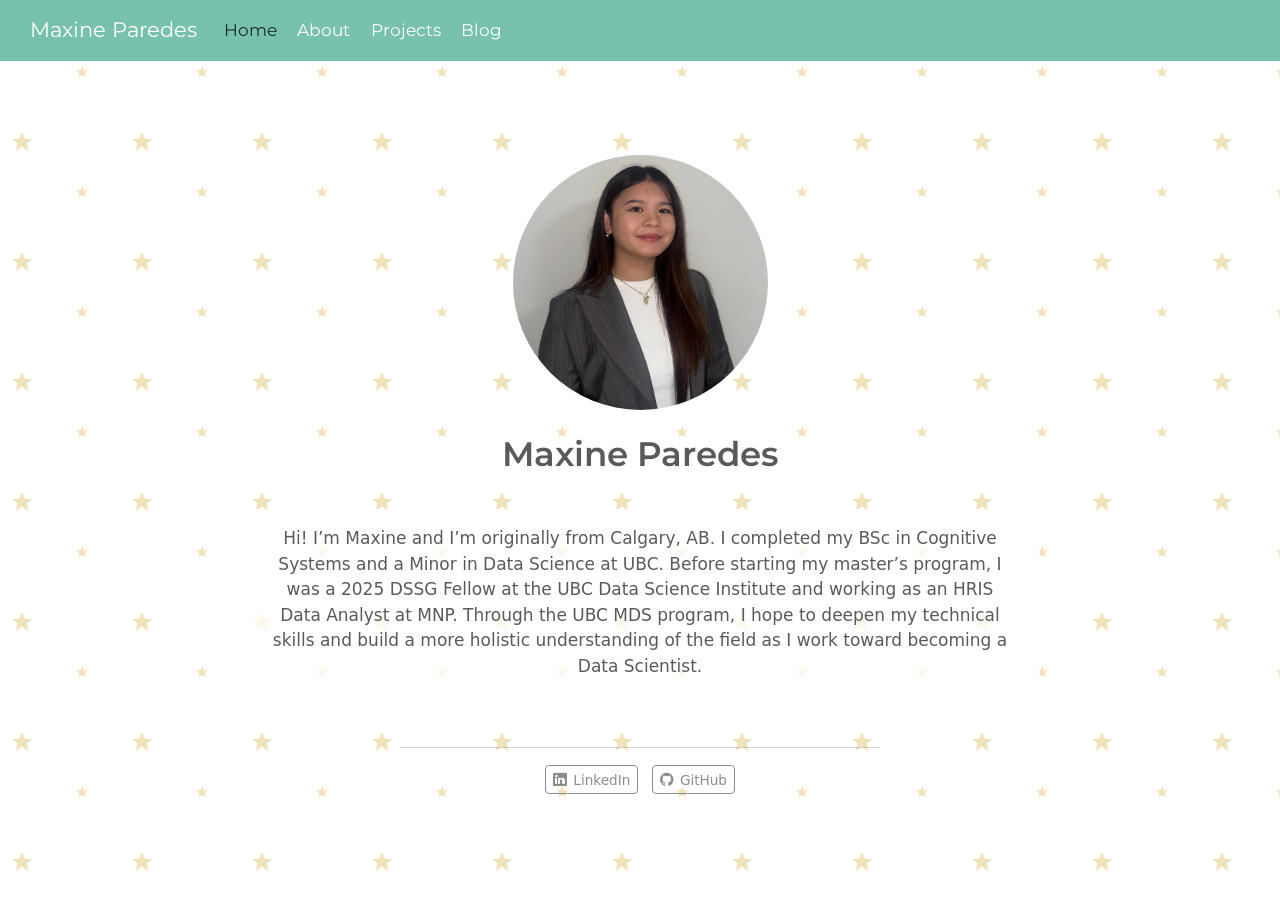
<file: docs/index.html>
<!DOCTYPE html>
<html xmlns="http://www.w3.org/1999/xhtml" lang="en" xml:lang="en"><head>

<meta charset="utf-8">
<meta name="generator" content="quarto-1.10.18">

<meta name="viewport" content="width=device-width, initial-scale=1.0, user-scalable=yes">


<title>Maxine Paredes</title>
<style>
/* Default styles provided by pandoc.
** See https://pandoc.org/MANUAL.html#variables-for-html for config info.
*/
span.smallcaps{font-variant: small-caps;}
div.columns{display: flex; gap: 1.5em;}
div.column{flex: auto;}
@media screen {
div.columns{gap: min(4vw, 1.5em);}
div.column{overflow-x: auto;}
}
div.hanging-indent{margin-left: 1.5em; text-indent: -1.5em;}
ul.task-list{list-style: none;}
ul.task-list li input[type="checkbox"] {
  width: 0.8em;
  margin: 0 0.8em 0.2em -1em; /* quarto-specific, see https://github.com/quarto-dev/quarto-cli/issues/4556 */ 
  vertical-align: middle;
}
</style>


<script src="site_libs/quarto-nav/quarto-nav.js"></script>
<script src="site_libs/quarto-nav/headroom.min.js"></script>
<script src="site_libs/clipboard/clipboard.min.js"></script>
<script src="site_libs/quarto-html/quarto.js" type="module"></script>
<script src="site_libs/quarto-html/tabsets/tabsets.js" type="module"></script>
<script src="site_libs/quarto-html/popper.min.js"></script>
<script src="site_libs/quarto-html/tippy.umd.min.js"></script>
<link href="site_libs/quarto-html/tippy.css" rel="stylesheet">
<link href="site_libs/quarto-html/quarto-syntax-highlighting-64a204ab8560d761af7679ceaba22944.css" rel="stylesheet" id="quarto-text-highlighting-styles">
<script src="site_libs/bootstrap/bootstrap.min.js"></script>
<link href="site_libs/bootstrap/bootstrap-icons.css" rel="stylesheet">
<link href="site_libs/bootstrap/bootstrap-496a71ca20b0deb91189619ea2a1a39c.min.css" rel="stylesheet" append-hash="true" id="quarto-bootstrap" data-mode="light">
<script id="quarto-search-options" type="application/json">{
  "language": {
    "search-no-results-text": "No results",
    "search-matching-documents-text": "matching documents",
    "search-copy-link-title": "Copy link to search",
    "search-hide-matches-text": "Hide additional matches",
    "search-more-match-text": "more match in this document",
    "search-more-matches-text": "more matches in this document",
    "search-clear-button-title": "Clear",
    "search-text-placeholder": "",
    "search-detached-cancel-button-title": "Cancel",
    "search-submit-button-title": "Submit",
    "search-label": "Search"
  }
}</script>


<link rel="stylesheet" href="styles.css">
</head>

<body class="nav-fixed fullcontent quarto-light">

<div id="quarto-search-results"></div>
  <header id="quarto-header" class="headroom fixed-top">
    <nav class="navbar navbar-expand-lg " data-bs-theme="dark">
      <div class="navbar-container container-fluid">
      <div class="navbar-brand-container mx-auto">
    <a class="navbar-brand" href="./index.html">
    <span class="navbar-title">Maxine Paredes</span>
    </a>
  </div>
          <button class="navbar-toggler" type="button" data-bs-toggle="collapse" data-bs-target="#navbarCollapse" aria-controls="navbarCollapse" role="menu" aria-expanded="false" aria-label="Toggle navigation" onclick="if (window.quartoToggleHeadroom) { window.quartoToggleHeadroom(); }">
  <span class="navbar-toggler-icon"></span>
</button>
          <div class="collapse navbar-collapse" id="navbarCollapse">
            <ul class="navbar-nav navbar-nav-scroll me-auto">
  <li class="nav-item">
    <a class="nav-link active" href="./index.html" aria-current="page"> 
<span class="menu-text">Home</span></a>
  </li>  
  <li class="nav-item">
    <a class="nav-link" href="./about.html"> 
<span class="menu-text">About</span></a>
  </li>  
  <li class="nav-item">
    <a class="nav-link" href="./projects.html"> 
<span class="menu-text">Projects</span></a>
  </li>  
  <li class="nav-item">
    <a class="nav-link" href="./blog.html"> 
<span class="menu-text">Blog</span></a>
  </li>  
</ul>
          </div> <!-- /navcollapse -->
            <div class="quarto-navbar-tools">
</div>
      </div> <!-- /container-fluid -->
    </nav>
</header>
<!-- content -->
<div id="quarto-content" class="quarto-container page-columns page-rows-contents page-layout-article page-navbar">
<!-- sidebar -->
<!-- margin-sidebar -->
    
<!-- main -->
<div class="quarto-about-jolla">
  <img src="images/headshot.jpg" class="about-image
  round " style="height: 15em; width: 15em;">
 <header id="title-block-header" class="quarto-title-block default">
<div class="quarto-title">
<h1 class="title">Maxine Paredes</h1>
</div>
<div class="quarto-title-meta">
  </div>
</header><main class="content" id="quarto-document-content">
<p>Hi! I’m Maxine and I’m originally from Calgary, AB. I completed my BSc in Cognitive Systems and a Minor in Data Science at UBC. Before starting my master’s program, I was a 2025 DSSG Fellow at the UBC Data Science Institute and working as an HRIS Data Analyst at MNP. Through the UBC MDS program, I hope to deepen my technical skills and build a more holistic understanding of the field as I work toward becoming a Data Scientist.</p>


</main> 
  <hr class="about-sep">
   <div class="about-links">
  <a href="https://www.linkedin.com/in/maxine-paredes-08b0a6231/" class="about-link" rel="" target="">
    <i class="bi bi-linkedin"></i>
     <span class="about-link-text">LinkedIn</span>
  </a>
  <a href="https://github.com/maxineparedes" class="about-link" rel="" target="">
    <i class="bi bi-github"></i>
     <span class="about-link-text">GitHub</span>
  </a>
</div>
</div>
 <!-- /main -->
<script id="quarto-html-after-body" type="application/javascript">
  window.document.addEventListener("DOMContentLoaded", function (event) {
    const isCodeAnnotation = (el) => {
      for (const clz of el.classList) {
        if (clz.startsWith('code-annotation-')) {                     
          return true;
        }
      }
      return false;
    }
    const onCopySuccess = function(e) {
      // button target
      const button = e.trigger;
      // don't keep focus
      button.blur();
      // flash "checked"
      button.classList.add('code-copy-button-checked');
      var currentTitle = button.getAttribute("title");
      button.setAttribute("title", "Copied!");
      let tooltip;
      if (window.bootstrap) {
        button.setAttribute("data-bs-toggle", "tooltip");
        button.setAttribute("data-bs-placement", "left");
        button.setAttribute("data-bs-title", "Copied!");
        tooltip = new bootstrap.Tooltip(button, 
          { trigger: "manual", 
            customClass: "code-copy-button-tooltip",
            offset: [0, -8]});
        tooltip.show();    
      }
      setTimeout(function() {
        if (tooltip) {
          tooltip.hide();
          button.removeAttribute("data-bs-title");
          button.removeAttribute("data-bs-toggle");
          button.removeAttribute("data-bs-placement");
        }
        button.setAttribute("title", currentTitle);
        button.classList.remove('code-copy-button-checked');
      }, 1000);
      // clear code selection
      e.clearSelection();
    }
    const getTextToCopy = function(trigger) {
      const outerScaffold = trigger.parentElement.cloneNode(true);
      const codeEl = outerScaffold.querySelector('code');
      for (const childEl of codeEl.children) {
        if (isCodeAnnotation(childEl)) {
          childEl.remove();
        }
      }
      return codeEl.innerText;
    }
    const clipboard = new window.ClipboardJS('.code-copy-button:not([data-in-quarto-modal])', {
      text: getTextToCopy
    });
    clipboard.on('success', onCopySuccess);
    if (window.document.getElementById('quarto-embedded-source-code-modal')) {
      const clipboardModal = new window.ClipboardJS('.code-copy-button[data-in-quarto-modal]', {
        text: getTextToCopy,
        container: window.document.getElementById('quarto-embedded-source-code-modal')
      });
      clipboardModal.on('success', onCopySuccess);
    }
      var localhostRegex = new RegExp(/^(?:http|https):\/\/localhost\:?[0-9]*\//);
      var mailtoRegex = new RegExp(/^mailto:/);
        var filterRegex = new RegExp('/' + window.location.host + '/');
      var isInternal = (href) => {
          return filterRegex.test(href) || localhostRegex.test(href) || mailtoRegex.test(href);
      }
      // Inspect non-navigation links and adorn them if external
     var links = window.document.querySelectorAll('a[href]:not(.nav-link):not(.navbar-brand):not(.toc-action):not(.sidebar-link):not(.sidebar-item-toggle):not(.pagination-link):not(.no-external):not([aria-hidden]):not(.dropdown-item):not(.quarto-navigation-tool):not(.about-link)');
      for (var i=0; i<links.length; i++) {
        const link = links[i];
        if (!isInternal(link.href)) {
          // undo the damage that might have been done by quarto-nav.js in the case of
          // links that we want to consider external
          if (link.dataset.originalHref !== undefined) {
            link.href = link.dataset.originalHref;
          }
        }
      }
    function tippyHover(el, contentFn, onTriggerFn, onUntriggerFn) {
      const config = {
        allowHTML: true,
        maxWidth: 500,
        delay: 100,
        arrow: false,
        appendTo: function(el) {
            return el.parentElement;
        },
        interactive: true,
        interactiveBorder: 10,
        theme: 'quarto',
        placement: 'bottom-start',
      };
      if (contentFn) {
        config.content = contentFn;
      }
      if (onTriggerFn) {
        config.onTrigger = onTriggerFn;
      }
      if (onUntriggerFn) {
        config.onUntrigger = onUntriggerFn;
      }
      window.tippy(el, config); 
    }
    const noterefs = window.document.querySelectorAll('a[role="doc-noteref"]');
    for (var i=0; i<noterefs.length; i++) {
      const ref = noterefs[i];
      tippyHover(ref, function() {
        // use id or data attribute instead here
        let href = ref.getAttribute('data-footnote-href') || ref.getAttribute('href');
        try { href = new URL(href).hash; } catch {}
        const id = href.replace(/^#\/?/, "");
        const note = window.document.getElementById(id);
        if (note) {
          return note.innerHTML;
        } else {
          return "";
        }
      });
    }
    const xrefs = window.document.querySelectorAll('a.quarto-xref');
    const processXRef = (id, note) => {
      // Strip column container classes
      const stripColumnClz = (el) => {
        el.classList.remove("page-full", "page-columns");
        if (el.children) {
          for (const child of el.children) {
            stripColumnClz(child);
          }
        }
      }
      stripColumnClz(note)
      if (id === null || id.startsWith('sec-')) {
        // Special case sections, only their first couple elements
        const container = document.createElement("div");
        if (note.children && note.children.length > 2) {
          container.appendChild(note.children[0].cloneNode(true));
          for (let i = 1; i < note.children.length; i++) {
            const child = note.children[i];
            if (child.tagName === "P" && child.innerText === "") {
              continue;
            } else {
              container.appendChild(child.cloneNode(true));
              break;
            }
          }
          if (window.Quarto?.typesetMath) {
            window.Quarto.typesetMath(container);
          }
          return container.innerHTML
        } else {
          if (window.Quarto?.typesetMath) {
            window.Quarto.typesetMath(note);
          }
          return note.innerHTML;
        }
      } else {
        // Remove any anchor links if they are present
        const anchorLink = note.querySelector('a.anchorjs-link');
        if (anchorLink) {
          anchorLink.remove();
        }
        if (window.Quarto?.typesetMath) {
          window.Quarto.typesetMath(note);
        }
        if (note.classList.contains("callout")) {
          return note.outerHTML;
        } else {
          return note.innerHTML;
        }
      }
    }
    for (var i=0; i<xrefs.length; i++) {
      const xref = xrefs[i];
      tippyHover(xref, undefined, function(instance) {
        instance.disable();
        let url = xref.getAttribute('href');
        let hash = undefined; 
        if (url.startsWith('#')) {
          hash = url;
        } else {
          try { hash = new URL(url).hash; } catch {}
        }
        if (hash) {
          const id = hash.replace(/^#\/?/, "");
          const note = window.document.getElementById(id);
          if (note !== null) {
            try {
              const html = processXRef(id, note.cloneNode(true));
              instance.setContent(html);
            } finally {
              instance.enable();
              instance.show();
            }
          } else {
            // See if we can fetch this
            fetch(url.split('#')[0])
            .then(res => res.text())
            .then(html => {
              const parser = new DOMParser();
              const htmlDoc = parser.parseFromString(html, "text/html");
              const note = htmlDoc.getElementById(id);
              if (note !== null) {
                const html = processXRef(id, note);
                instance.setContent(html);
              } 
            }).finally(() => {
              instance.enable();
              instance.show();
            });
          }
        } else {
          // See if we can fetch a full url (with no hash to target)
          // This is a special case and we should probably do some content thinning / targeting
          fetch(url)
          .then(res => res.text())
          .then(html => {
            const parser = new DOMParser();
            const htmlDoc = parser.parseFromString(html, "text/html");
            const note = htmlDoc.querySelector('main.content');
            if (note !== null) {
              // This should only happen for chapter cross references
              // (since there is no id in the URL)
              // remove the first header
              if (note.children.length > 0 && note.children[0].tagName === "HEADER") {
                note.children[0].remove();
              }
              const html = processXRef(null, note);
              instance.setContent(html);
            } 
          }).finally(() => {
            instance.enable();
            instance.show();
          });
        }
      }, function(instance) {
      });
    }
        let selectedAnnoteEl;
        const selectorForAnnotation = ( cell, annotation) => {
          let cellAttr = 'data-code-cell="' + cell + '"';
          let lineAttr = 'data-code-annotation="' +  annotation + '"';
          const selector = 'span[' + cellAttr + '][' + lineAttr + ']';
          return selector;
        }
        const selectCodeLines = (annoteEl) => {
          const doc = window.document;
          const targetCell = annoteEl.getAttribute("data-target-cell");
          const targetAnnotation = annoteEl.getAttribute("data-target-annotation");
          const annoteSpan = window.document.querySelector(selectorForAnnotation(targetCell, targetAnnotation));
          const lines = annoteSpan.getAttribute("data-code-lines").split(",");
          const lineIds = lines.map((line) => {
            return targetCell + "-" + line;
          })
          let top = null;
          let height = null;
          let parent = null;
          if (lineIds.length > 0) {
              //compute the position of the single el (top and bottom and make a div)
              const el = window.document.getElementById(lineIds[0]);
              top = el.offsetTop;
              height = el.offsetHeight;
              parent = el.parentElement.parentElement;
            if (lineIds.length > 1) {
              const lastEl = window.document.getElementById(lineIds[lineIds.length - 1]);
              const bottom = lastEl.offsetTop + lastEl.offsetHeight;
              height = bottom - top;
            }
            if (top !== null && height !== null && parent !== null) {
              // cook up a div (if necessary) and position it 
              let div = window.document.getElementById("code-annotation-line-highlight");
              if (div === null) {
                div = window.document.createElement("div");
                div.setAttribute("id", "code-annotation-line-highlight");
                div.style.position = 'absolute';
                parent.appendChild(div);
              }
              div.style.top = top - 2 + "px";
              div.style.height = height + 4 + "px";
              div.style.left = 0;
              let gutterDiv = window.document.getElementById("code-annotation-line-highlight-gutter");
              if (gutterDiv === null) {
                gutterDiv = window.document.createElement("div");
                gutterDiv.setAttribute("id", "code-annotation-line-highlight-gutter");
                gutterDiv.style.position = 'absolute';
                const codeCell = window.document.getElementById(targetCell);
                const gutter = codeCell.querySelector('.code-annotation-gutter');
                gutter.appendChild(gutterDiv);
              }
              gutterDiv.style.top = top - 2 + "px";
              gutterDiv.style.height = height + 4 + "px";
            }
            selectedAnnoteEl = annoteEl;
          }
        };
        const unselectCodeLines = () => {
          const elementsIds = ["code-annotation-line-highlight", "code-annotation-line-highlight-gutter"];
          elementsIds.forEach((elId) => {
            const div = window.document.getElementById(elId);
            if (div) {
              div.remove();
            }
          });
          selectedAnnoteEl = undefined;
        };
          // Handle positioning of the toggle
      window.addEventListener(
        "resize",
        throttle(() => {
          elRect = undefined;
          if (selectedAnnoteEl) {
            selectCodeLines(selectedAnnoteEl);
          }
        }, 10)
      );
      function throttle(fn, ms) {
      let throttle = false;
      let timer;
        return (...args) => {
          if(!throttle) { // first call gets through
              fn.apply(this, args);
              throttle = true;
          } else { // all the others get throttled
              if(timer) clearTimeout(timer); // cancel #2
              timer = setTimeout(() => {
                fn.apply(this, args);
                timer = throttle = false;
              }, ms);
          }
        };
      }
        // Attach click handler to the DT
        const annoteDls = window.document.querySelectorAll('dt[data-target-cell]');
        for (const annoteDlNode of annoteDls) {
          annoteDlNode.addEventListener('click', (event) => {
            const clickedEl = event.target;
            if (clickedEl !== selectedAnnoteEl) {
              unselectCodeLines();
              const activeEl = window.document.querySelector('dt[data-target-cell].code-annotation-active');
              if (activeEl) {
                activeEl.classList.remove('code-annotation-active');
              }
              selectCodeLines(clickedEl);
              clickedEl.classList.add('code-annotation-active');
            } else {
              // Unselect the line
              unselectCodeLines();
              clickedEl.classList.remove('code-annotation-active');
            }
          });
        }
    const findCites = (el) => {
      const parentEl = el.parentElement;
      if (parentEl) {
        const cites = parentEl.dataset.cites;
        if (cites) {
          return {
            el,
            cites: cites.split(' ')
          };
        } else {
          return findCites(el.parentElement)
        }
      } else {
        return undefined;
      }
    };
    var bibliorefs = window.document.querySelectorAll('a[role="doc-biblioref"]');
    for (var i=0; i<bibliorefs.length; i++) {
      const ref = bibliorefs[i];
      const citeInfo = findCites(ref);
      if (citeInfo) {
        tippyHover(citeInfo.el, function() {
          var popup = window.document.createElement('div');
          citeInfo.cites.forEach(function(cite) {
            var citeDiv = window.document.createElement('div');
            citeDiv.classList.add('hanging-indent');
            citeDiv.classList.add('csl-entry');
            var biblioDiv = window.document.getElementById('ref-' + cite);
            if (biblioDiv) {
              citeDiv.innerHTML = biblioDiv.innerHTML;
            }
            popup.appendChild(citeDiv);
          });
          return popup.innerHTML;
        });
      }
    }
  });
  </script>
</div> <!-- /content -->




</body></html>
</file>
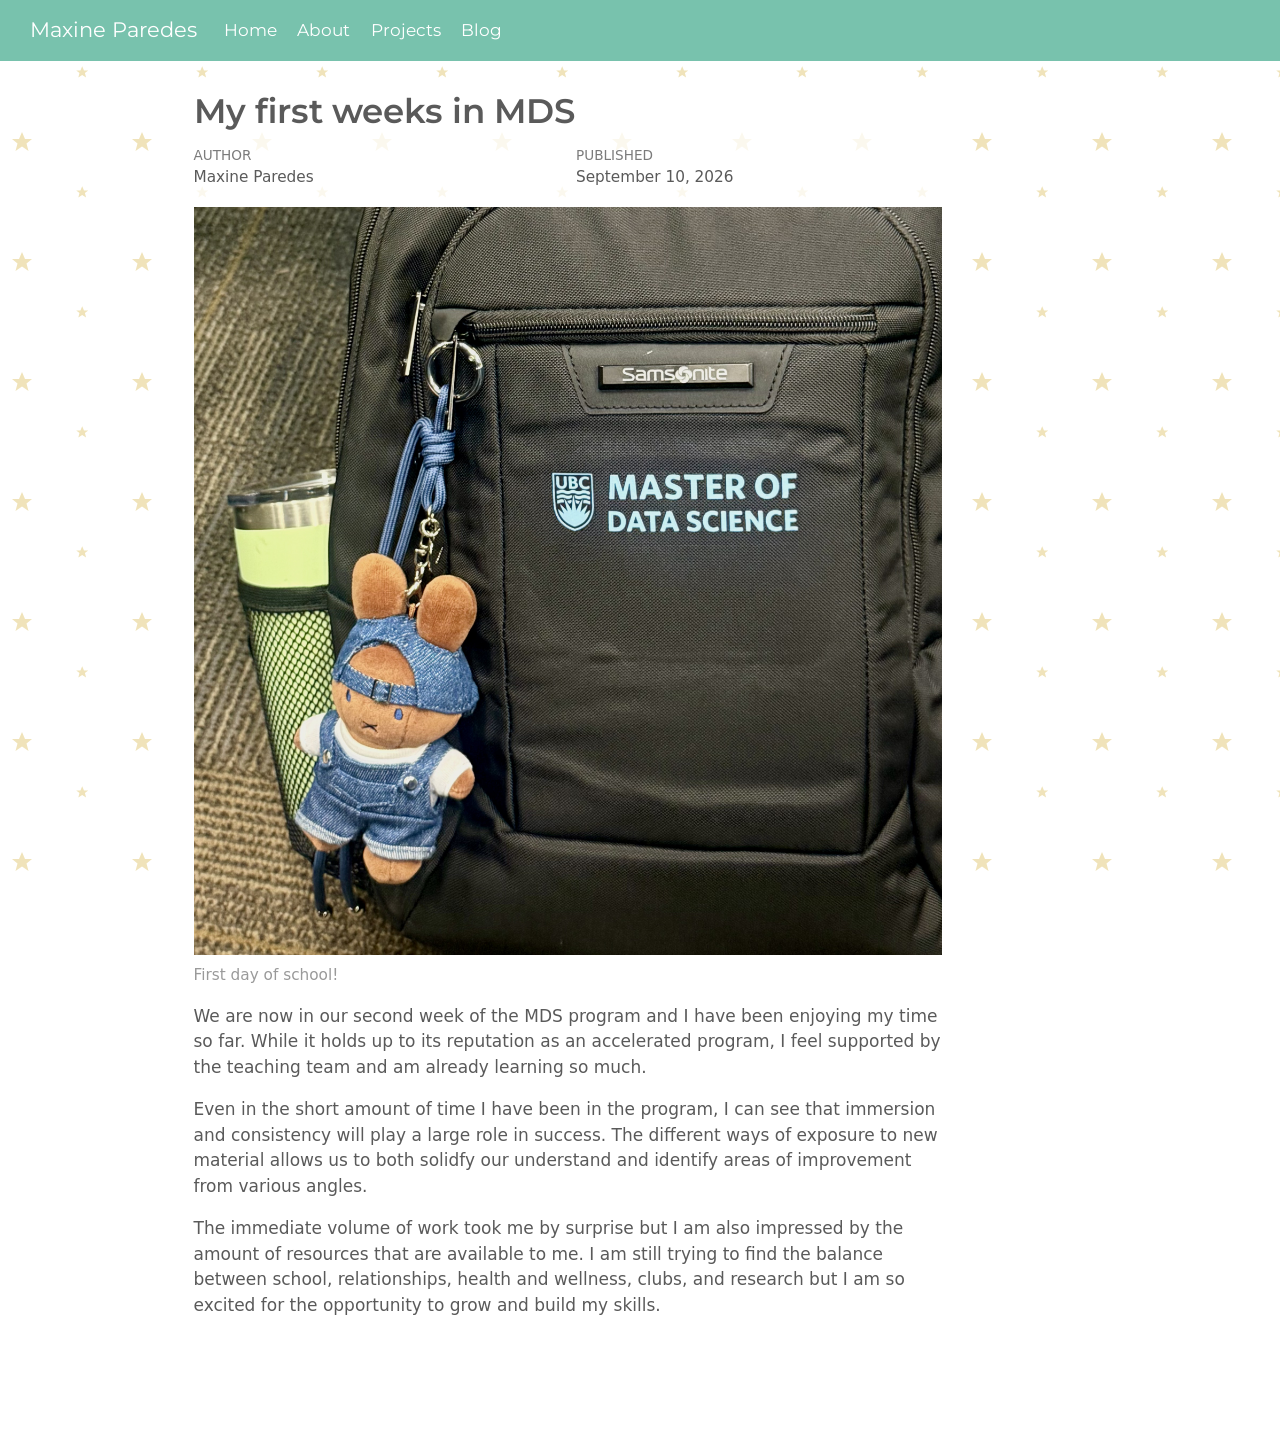
<file: docs/posts/first-weeks/index.html>
<!DOCTYPE html>
<html xmlns="http://www.w3.org/1999/xhtml" lang="en" xml:lang="en"><head>

<meta charset="utf-8">
<meta name="generator" content="quarto-1.10.18">

<meta name="viewport" content="width=device-width, initial-scale=1.0, user-scalable=yes">

<meta name="author" content="Maxine Paredes">
<meta name="dcterms.date" content="2026-09-10">

<title>My first weeks in MDS – Maxine Paredes</title>
<style>
/* Default styles provided by pandoc.
** See https://pandoc.org/MANUAL.html#variables-for-html for config info.
*/
span.smallcaps{font-variant: small-caps;}
div.columns{display: flex; gap: 1.5em;}
div.column{flex: auto;}
@media screen {
div.columns{gap: min(4vw, 1.5em);}
div.column{overflow-x: auto;}
}
div.hanging-indent{margin-left: 1.5em; text-indent: -1.5em;}
ul.task-list{list-style: none;}
ul.task-list li input[type="checkbox"] {
  width: 0.8em;
  margin: 0 0.8em 0.2em -1em; /* quarto-specific, see https://github.com/quarto-dev/quarto-cli/issues/4556 */ 
  vertical-align: middle;
}
</style>


<script src="../../site_libs/quarto-nav/quarto-nav.js"></script>
<script src="../../site_libs/quarto-nav/headroom.min.js"></script>
<script src="../../site_libs/clipboard/clipboard.min.js"></script>
<script src="../../site_libs/quarto-html/quarto.js" type="module"></script>
<script src="../../site_libs/quarto-html/tabsets/tabsets.js" type="module"></script>
<script src="../../site_libs/quarto-html/popper.min.js"></script>
<script src="../../site_libs/quarto-html/tippy.umd.min.js"></script>
<script src="../../site_libs/quarto-html/anchor.min.js"></script>
<link href="../../site_libs/quarto-html/tippy.css" rel="stylesheet">
<link href="../../site_libs/quarto-html/quarto-syntax-highlighting-64a204ab8560d761af7679ceaba22944.css" rel="stylesheet" id="quarto-text-highlighting-styles">
<script src="../../site_libs/bootstrap/bootstrap.min.js"></script>
<link href="../../site_libs/bootstrap/bootstrap-icons.css" rel="stylesheet">
<link href="../../site_libs/bootstrap/bootstrap-496a71ca20b0deb91189619ea2a1a39c.min.css" rel="stylesheet" append-hash="true" id="quarto-bootstrap" data-mode="light">
<script id="quarto-search-options" type="application/json">{
  "language": {
    "search-no-results-text": "No results",
    "search-matching-documents-text": "matching documents",
    "search-copy-link-title": "Copy link to search",
    "search-hide-matches-text": "Hide additional matches",
    "search-more-match-text": "more match in this document",
    "search-more-matches-text": "more matches in this document",
    "search-clear-button-title": "Clear",
    "search-text-placeholder": "",
    "search-detached-cancel-button-title": "Cancel",
    "search-submit-button-title": "Submit",
    "search-label": "Search"
  }
}</script>


<link rel="stylesheet" href="../../styles.css">
</head>

<body class="nav-fixed quarto-light">

<div id="quarto-search-results"></div>
  <header id="quarto-header" class="headroom fixed-top">
    <nav class="navbar navbar-expand-lg " data-bs-theme="dark">
      <div class="navbar-container container-fluid">
      <div class="navbar-brand-container mx-auto">
    <a class="navbar-brand" href="../../index.html">
    <span class="navbar-title">Maxine Paredes</span>
    </a>
  </div>
          <button class="navbar-toggler" type="button" data-bs-toggle="collapse" data-bs-target="#navbarCollapse" aria-controls="navbarCollapse" role="menu" aria-expanded="false" aria-label="Toggle navigation" onclick="if (window.quartoToggleHeadroom) { window.quartoToggleHeadroom(); }">
  <span class="navbar-toggler-icon"></span>
</button>
          <div class="collapse navbar-collapse" id="navbarCollapse">
            <ul class="navbar-nav navbar-nav-scroll me-auto">
  <li class="nav-item">
    <a class="nav-link" href="../../index.html"> 
<span class="menu-text">Home</span></a>
  </li>  
  <li class="nav-item">
    <a class="nav-link" href="../../about.html"> 
<span class="menu-text">About</span></a>
  </li>  
  <li class="nav-item">
    <a class="nav-link" href="../../projects.html"> 
<span class="menu-text">Projects</span></a>
  </li>  
  <li class="nav-item">
    <a class="nav-link" href="../../blog.html"> 
<span class="menu-text">Blog</span></a>
  </li>  
</ul>
          </div> <!-- /navcollapse -->
            <div class="quarto-navbar-tools">
</div>
      </div> <!-- /container-fluid -->
    </nav>
</header>
<!-- content -->
<div id="quarto-content" class="quarto-container page-columns page-rows-contents page-layout-article page-navbar">
<!-- sidebar -->
<!-- margin-sidebar -->
    <div id="quarto-margin-sidebar" class="sidebar margin-sidebar zindex-bottom">
        
    </div>
<!-- main -->
<main class="content" id="quarto-document-content">

<header id="title-block-header" class="quarto-title-block default">
<div class="quarto-title">
<h1 class="title">My first weeks in MDS</h1>
</div>



<div class="quarto-title-meta">

    <div>
    <div class="quarto-title-meta-heading">Author</div>
    <div class="quarto-title-meta-contents">
             <p>Maxine Paredes </p>
          </div>
  </div>
    
    <div>
    <div class="quarto-title-meta-heading">Published</div>
    <div class="quarto-title-meta-contents">
      <p class="date">September 10, 2026</p>
    </div>
  </div>
  
    
  </div>
  


</header>


<div class="quarto-figure quarto-figure-center">
<figure class="figure">
<p><img src="first_week.jpg" class="img-fluid figure-img"></p>
<figcaption>First day of school!</figcaption>
</figure>
</div>
<p>We are now in our second week of the MDS program and I have been enjoying my time so far. While it holds up to its reputation as an accelerated program, I feel supported by the teaching team and am already learning so much.</p>
<p>Even in the short amount of time I have been in the program, I can see that immersion and consistency will play a large role in success. The different ways of exposure to new material allows us to both solidfy our understand and identify areas of improvement from various angles.</p>
<p>The immediate volume of work took me by surprise but I am also impressed by the amount of resources that are available to me. I am still trying to find the balance between school, relationships, health and wellness, clubs, and research but I am so excited for the opportunity to grow and build my skills.</p>



</main> <!-- /main -->
<script id="quarto-html-after-body" type="application/javascript">
  window.document.addEventListener("DOMContentLoaded", function (event) {
    const icon = "";
    const anchorJS = new window.AnchorJS();
    anchorJS.options = {
      placement: 'right',
      icon: icon
    };
    anchorJS.add('.anchored');
    const isCodeAnnotation = (el) => {
      for (const clz of el.classList) {
        if (clz.startsWith('code-annotation-')) {                     
          return true;
        }
      }
      return false;
    }
    const onCopySuccess = function(e) {
      // button target
      const button = e.trigger;
      // don't keep focus
      button.blur();
      // flash "checked"
      button.classList.add('code-copy-button-checked');
      var currentTitle = button.getAttribute("title");
      button.setAttribute("title", "Copied!");
      let tooltip;
      if (window.bootstrap) {
        button.setAttribute("data-bs-toggle", "tooltip");
        button.setAttribute("data-bs-placement", "left");
        button.setAttribute("data-bs-title", "Copied!");
        tooltip = new bootstrap.Tooltip(button, 
          { trigger: "manual", 
            customClass: "code-copy-button-tooltip",
            offset: [0, -8]});
        tooltip.show();    
      }
      setTimeout(function() {
        if (tooltip) {
          tooltip.hide();
          button.removeAttribute("data-bs-title");
          button.removeAttribute("data-bs-toggle");
          button.removeAttribute("data-bs-placement");
        }
        button.setAttribute("title", currentTitle);
        button.classList.remove('code-copy-button-checked');
      }, 1000);
      // clear code selection
      e.clearSelection();
    }
    const getTextToCopy = function(trigger) {
      const outerScaffold = trigger.parentElement.cloneNode(true);
      const codeEl = outerScaffold.querySelector('code');
      for (const childEl of codeEl.children) {
        if (isCodeAnnotation(childEl)) {
          childEl.remove();
        }
      }
      return codeEl.innerText;
    }
    const clipboard = new window.ClipboardJS('.code-copy-button:not([data-in-quarto-modal])', {
      text: getTextToCopy
    });
    clipboard.on('success', onCopySuccess);
    if (window.document.getElementById('quarto-embedded-source-code-modal')) {
      const clipboardModal = new window.ClipboardJS('.code-copy-button[data-in-quarto-modal]', {
        text: getTextToCopy,
        container: window.document.getElementById('quarto-embedded-source-code-modal')
      });
      clipboardModal.on('success', onCopySuccess);
    }
      var localhostRegex = new RegExp(/^(?:http|https):\/\/localhost\:?[0-9]*\//);
      var mailtoRegex = new RegExp(/^mailto:/);
        var filterRegex = new RegExp('/' + window.location.host + '/');
      var isInternal = (href) => {
          return filterRegex.test(href) || localhostRegex.test(href) || mailtoRegex.test(href);
      }
      // Inspect non-navigation links and adorn them if external
     var links = window.document.querySelectorAll('a[href]:not(.nav-link):not(.navbar-brand):not(.toc-action):not(.sidebar-link):not(.sidebar-item-toggle):not(.pagination-link):not(.no-external):not([aria-hidden]):not(.dropdown-item):not(.quarto-navigation-tool):not(.about-link)');
      for (var i=0; i<links.length; i++) {
        const link = links[i];
        if (!isInternal(link.href)) {
          // undo the damage that might have been done by quarto-nav.js in the case of
          // links that we want to consider external
          if (link.dataset.originalHref !== undefined) {
            link.href = link.dataset.originalHref;
          }
        }
      }
    function tippyHover(el, contentFn, onTriggerFn, onUntriggerFn) {
      const config = {
        allowHTML: true,
        maxWidth: 500,
        delay: 100,
        arrow: false,
        appendTo: function(el) {
            return el.parentElement;
        },
        interactive: true,
        interactiveBorder: 10,
        theme: 'quarto',
        placement: 'bottom-start',
      };
      if (contentFn) {
        config.content = contentFn;
      }
      if (onTriggerFn) {
        config.onTrigger = onTriggerFn;
      }
      if (onUntriggerFn) {
        config.onUntrigger = onUntriggerFn;
      }
      window.tippy(el, config); 
    }
    const noterefs = window.document.querySelectorAll('a[role="doc-noteref"]');
    for (var i=0; i<noterefs.length; i++) {
      const ref = noterefs[i];
      tippyHover(ref, function() {
        // use id or data attribute instead here
        let href = ref.getAttribute('data-footnote-href') || ref.getAttribute('href');
        try { href = new URL(href).hash; } catch {}
        const id = href.replace(/^#\/?/, "");
        const note = window.document.getElementById(id);
        if (note) {
          return note.innerHTML;
        } else {
          return "";
        }
      });
    }
    const xrefs = window.document.querySelectorAll('a.quarto-xref');
    const processXRef = (id, note) => {
      // Strip column container classes
      const stripColumnClz = (el) => {
        el.classList.remove("page-full", "page-columns");
        if (el.children) {
          for (const child of el.children) {
            stripColumnClz(child);
          }
        }
      }
      stripColumnClz(note)
      if (id === null || id.startsWith('sec-')) {
        // Special case sections, only their first couple elements
        const container = document.createElement("div");
        if (note.children && note.children.length > 2) {
          container.appendChild(note.children[0].cloneNode(true));
          for (let i = 1; i < note.children.length; i++) {
            const child = note.children[i];
            if (child.tagName === "P" && child.innerText === "") {
              continue;
            } else {
              container.appendChild(child.cloneNode(true));
              break;
            }
          }
          if (window.Quarto?.typesetMath) {
            window.Quarto.typesetMath(container);
          }
          return container.innerHTML
        } else {
          if (window.Quarto?.typesetMath) {
            window.Quarto.typesetMath(note);
          }
          return note.innerHTML;
        }
      } else {
        // Remove any anchor links if they are present
        const anchorLink = note.querySelector('a.anchorjs-link');
        if (anchorLink) {
          anchorLink.remove();
        }
        if (window.Quarto?.typesetMath) {
          window.Quarto.typesetMath(note);
        }
        if (note.classList.contains("callout")) {
          return note.outerHTML;
        } else {
          return note.innerHTML;
        }
      }
    }
    for (var i=0; i<xrefs.length; i++) {
      const xref = xrefs[i];
      tippyHover(xref, undefined, function(instance) {
        instance.disable();
        let url = xref.getAttribute('href');
        let hash = undefined; 
        if (url.startsWith('#')) {
          hash = url;
        } else {
          try { hash = new URL(url).hash; } catch {}
        }
        if (hash) {
          const id = hash.replace(/^#\/?/, "");
          const note = window.document.getElementById(id);
          if (note !== null) {
            try {
              const html = processXRef(id, note.cloneNode(true));
              instance.setContent(html);
            } finally {
              instance.enable();
              instance.show();
            }
          } else {
            // See if we can fetch this
            fetch(url.split('#')[0])
            .then(res => res.text())
            .then(html => {
              const parser = new DOMParser();
              const htmlDoc = parser.parseFromString(html, "text/html");
              const note = htmlDoc.getElementById(id);
              if (note !== null) {
                const html = processXRef(id, note);
                instance.setContent(html);
              } 
            }).finally(() => {
              instance.enable();
              instance.show();
            });
          }
        } else {
          // See if we can fetch a full url (with no hash to target)
          // This is a special case and we should probably do some content thinning / targeting
          fetch(url)
          .then(res => res.text())
          .then(html => {
            const parser = new DOMParser();
            const htmlDoc = parser.parseFromString(html, "text/html");
            const note = htmlDoc.querySelector('main.content');
            if (note !== null) {
              // This should only happen for chapter cross references
              // (since there is no id in the URL)
              // remove the first header
              if (note.children.length > 0 && note.children[0].tagName === "HEADER") {
                note.children[0].remove();
              }
              const html = processXRef(null, note);
              instance.setContent(html);
            } 
          }).finally(() => {
            instance.enable();
            instance.show();
          });
        }
      }, function(instance) {
      });
    }
        let selectedAnnoteEl;
        const selectorForAnnotation = ( cell, annotation) => {
          let cellAttr = 'data-code-cell="' + cell + '"';
          let lineAttr = 'data-code-annotation="' +  annotation + '"';
          const selector = 'span[' + cellAttr + '][' + lineAttr + ']';
          return selector;
        }
        const selectCodeLines = (annoteEl) => {
          const doc = window.document;
          const targetCell = annoteEl.getAttribute("data-target-cell");
          const targetAnnotation = annoteEl.getAttribute("data-target-annotation");
          const annoteSpan = window.document.querySelector(selectorForAnnotation(targetCell, targetAnnotation));
          const lines = annoteSpan.getAttribute("data-code-lines").split(",");
          const lineIds = lines.map((line) => {
            return targetCell + "-" + line;
          })
          let top = null;
          let height = null;
          let parent = null;
          if (lineIds.length > 0) {
              //compute the position of the single el (top and bottom and make a div)
              const el = window.document.getElementById(lineIds[0]);
              top = el.offsetTop;
              height = el.offsetHeight;
              parent = el.parentElement.parentElement;
            if (lineIds.length > 1) {
              const lastEl = window.document.getElementById(lineIds[lineIds.length - 1]);
              const bottom = lastEl.offsetTop + lastEl.offsetHeight;
              height = bottom - top;
            }
            if (top !== null && height !== null && parent !== null) {
              // cook up a div (if necessary) and position it 
              let div = window.document.getElementById("code-annotation-line-highlight");
              if (div === null) {
                div = window.document.createElement("div");
                div.setAttribute("id", "code-annotation-line-highlight");
                div.style.position = 'absolute';
                parent.appendChild(div);
              }
              div.style.top = top - 2 + "px";
              div.style.height = height + 4 + "px";
              div.style.left = 0;
              let gutterDiv = window.document.getElementById("code-annotation-line-highlight-gutter");
              if (gutterDiv === null) {
                gutterDiv = window.document.createElement("div");
                gutterDiv.setAttribute("id", "code-annotation-line-highlight-gutter");
                gutterDiv.style.position = 'absolute';
                const codeCell = window.document.getElementById(targetCell);
                const gutter = codeCell.querySelector('.code-annotation-gutter');
                gutter.appendChild(gutterDiv);
              }
              gutterDiv.style.top = top - 2 + "px";
              gutterDiv.style.height = height + 4 + "px";
            }
            selectedAnnoteEl = annoteEl;
          }
        };
        const unselectCodeLines = () => {
          const elementsIds = ["code-annotation-line-highlight", "code-annotation-line-highlight-gutter"];
          elementsIds.forEach((elId) => {
            const div = window.document.getElementById(elId);
            if (div) {
              div.remove();
            }
          });
          selectedAnnoteEl = undefined;
        };
          // Handle positioning of the toggle
      window.addEventListener(
        "resize",
        throttle(() => {
          elRect = undefined;
          if (selectedAnnoteEl) {
            selectCodeLines(selectedAnnoteEl);
          }
        }, 10)
      );
      function throttle(fn, ms) {
      let throttle = false;
      let timer;
        return (...args) => {
          if(!throttle) { // first call gets through
              fn.apply(this, args);
              throttle = true;
          } else { // all the others get throttled
              if(timer) clearTimeout(timer); // cancel #2
              timer = setTimeout(() => {
                fn.apply(this, args);
                timer = throttle = false;
              }, ms);
          }
        };
      }
        // Attach click handler to the DT
        const annoteDls = window.document.querySelectorAll('dt[data-target-cell]');
        for (const annoteDlNode of annoteDls) {
          annoteDlNode.addEventListener('click', (event) => {
            const clickedEl = event.target;
            if (clickedEl !== selectedAnnoteEl) {
              unselectCodeLines();
              const activeEl = window.document.querySelector('dt[data-target-cell].code-annotation-active');
              if (activeEl) {
                activeEl.classList.remove('code-annotation-active');
              }
              selectCodeLines(clickedEl);
              clickedEl.classList.add('code-annotation-active');
            } else {
              // Unselect the line
              unselectCodeLines();
              clickedEl.classList.remove('code-annotation-active');
            }
          });
        }
    const findCites = (el) => {
      const parentEl = el.parentElement;
      if (parentEl) {
        const cites = parentEl.dataset.cites;
        if (cites) {
          return {
            el,
            cites: cites.split(' ')
          };
        } else {
          return findCites(el.parentElement)
        }
      } else {
        return undefined;
      }
    };
    var bibliorefs = window.document.querySelectorAll('a[role="doc-biblioref"]');
    for (var i=0; i<bibliorefs.length; i++) {
      const ref = bibliorefs[i];
      const citeInfo = findCites(ref);
      if (citeInfo) {
        tippyHover(citeInfo.el, function() {
          var popup = window.document.createElement('div');
          citeInfo.cites.forEach(function(cite) {
            var citeDiv = window.document.createElement('div');
            citeDiv.classList.add('hanging-indent');
            citeDiv.classList.add('csl-entry');
            var biblioDiv = window.document.getElementById('ref-' + cite);
            if (biblioDiv) {
              citeDiv.innerHTML = biblioDiv.innerHTML;
            }
            popup.appendChild(citeDiv);
          });
          return popup.innerHTML;
        });
      }
    }
  });
  </script>
</div> <!-- /content -->




</body></html>
</file>
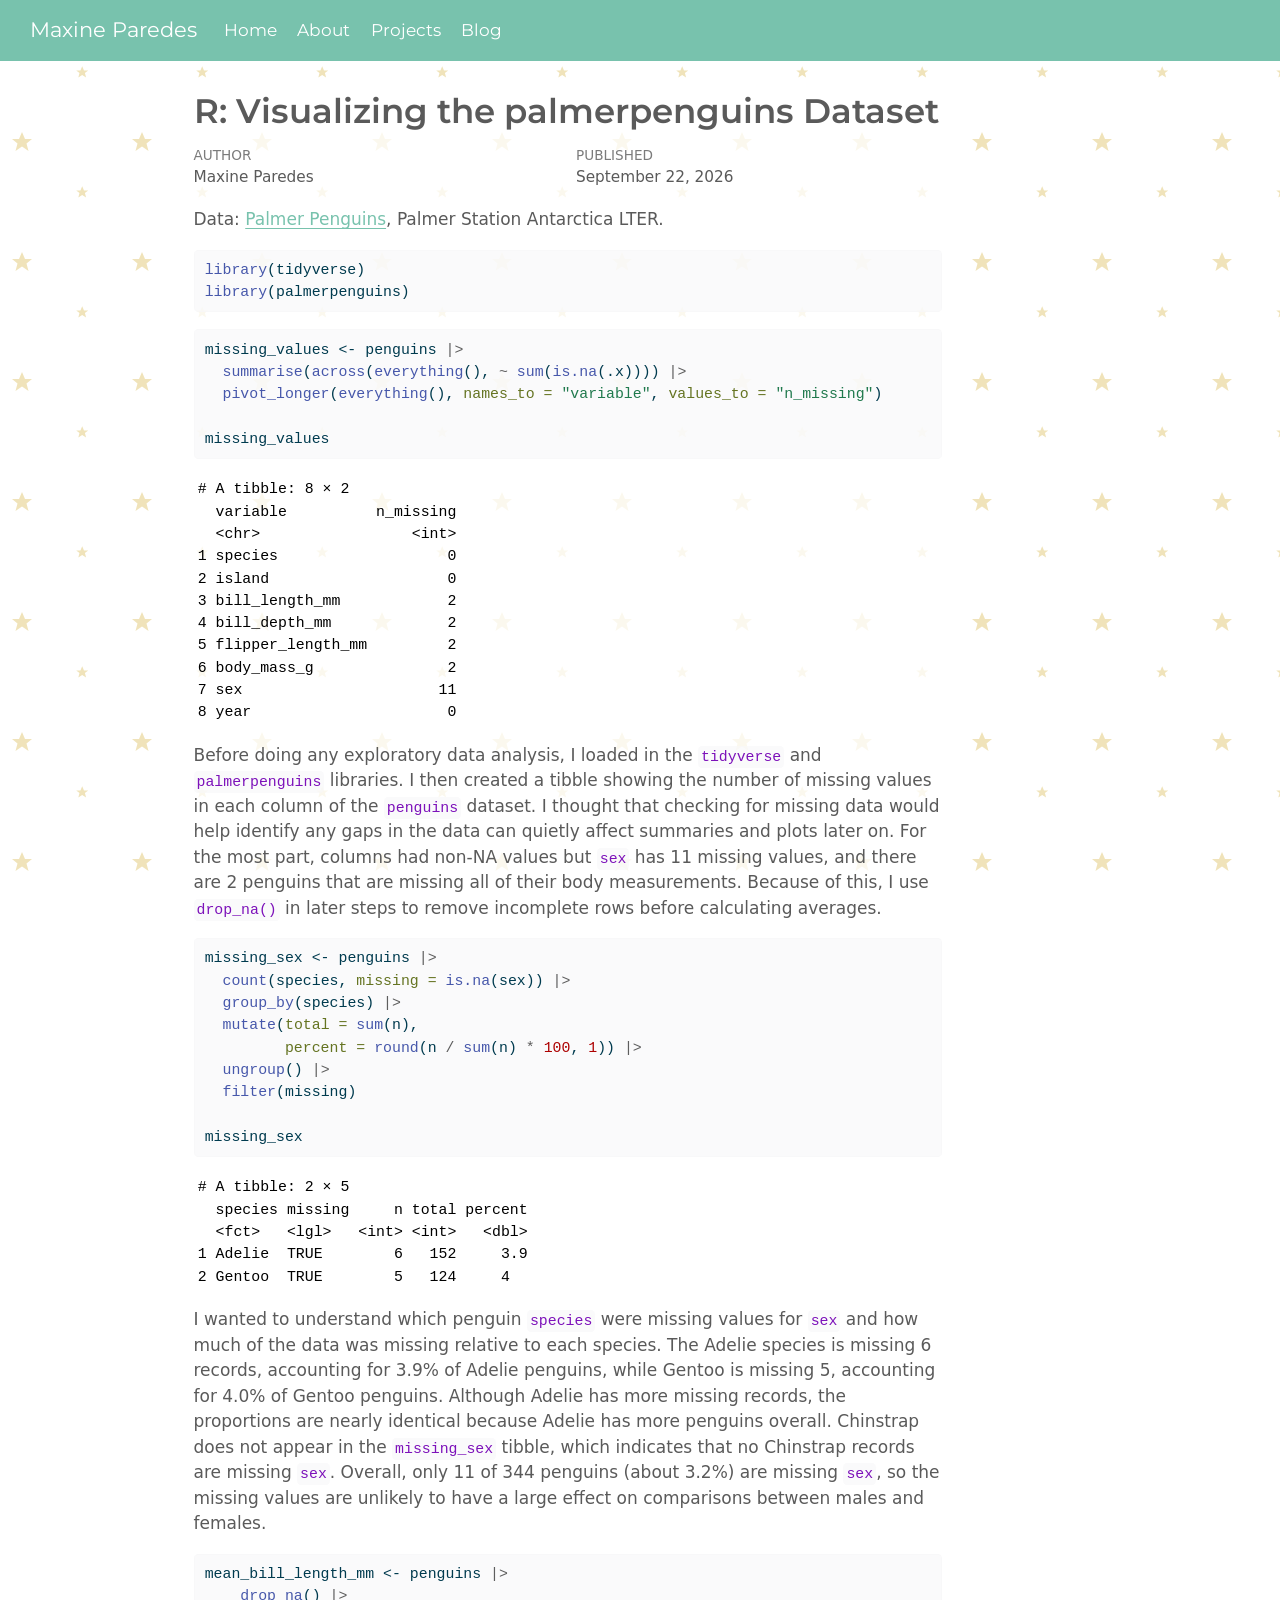
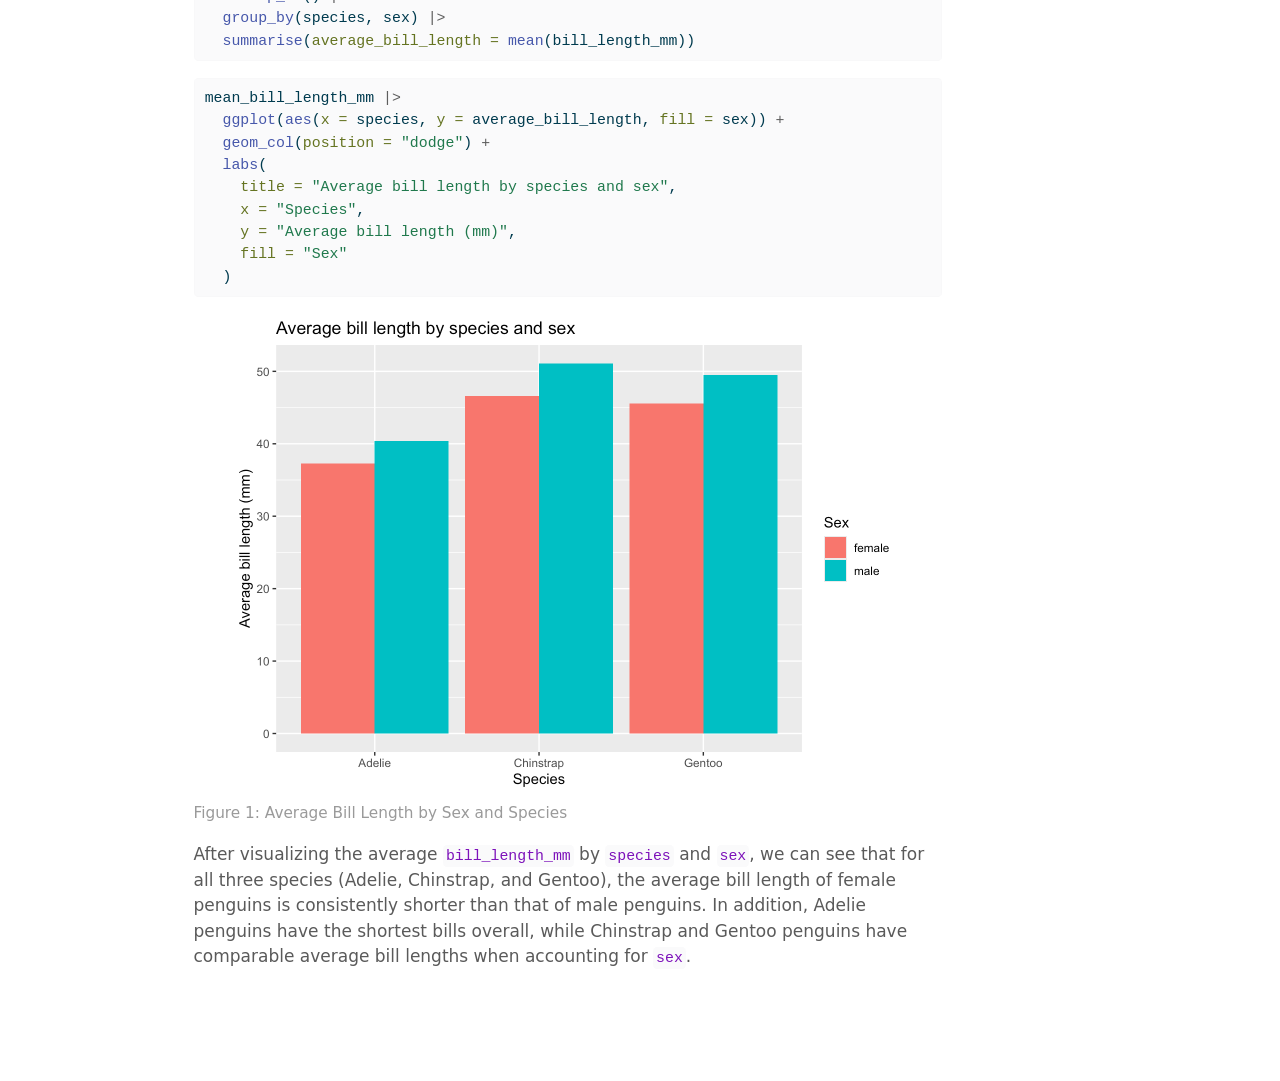
<file: docs/posts/r-post/index.html>
<!DOCTYPE html>
<html xmlns="http://www.w3.org/1999/xhtml" lang="en" xml:lang="en"><head>

<meta charset="utf-8">
<meta name="generator" content="quarto-1.10.18">

<meta name="viewport" content="width=device-width, initial-scale=1.0, user-scalable=yes">

<meta name="author" content="Maxine Paredes">
<meta name="dcterms.date" content="2026-09-22">

<title>R: Visualizing the palmerpenguins Dataset – Maxine Paredes</title>
<style>
/* Default styles provided by pandoc.
** See https://pandoc.org/MANUAL.html#variables-for-html for config info.
*/
span.smallcaps{font-variant: small-caps;}
div.columns{display: flex; gap: 1.5em;}
div.column{flex: auto;}
@media screen {
div.columns{gap: min(4vw, 1.5em);}
div.column{overflow-x: auto;}
}
div.hanging-indent{margin-left: 1.5em; text-indent: -1.5em;}
ul.task-list{list-style: none;}
ul.task-list li input[type="checkbox"] {
  width: 0.8em;
  margin: 0 0.8em 0.2em -1em; /* quarto-specific, see https://github.com/quarto-dev/quarto-cli/issues/4556 */ 
  vertical-align: middle;
}
/* CSS for syntax highlighting */
html { -webkit-text-size-adjust: 100%; }
pre > code.sourceCode { white-space: pre; position: relative; }
pre > code.sourceCode > span { display: inline-block; line-height: 1.25; }
pre > code.sourceCode > span:empty { height: 1.2em; }
.sourceCode { overflow: visible; }
code.sourceCode > span { color: inherit; text-decoration: inherit; }
div.sourceCode { margin: 1em 0; }
pre.sourceCode { margin: 0; }
@media screen {
div.sourceCode { overflow: auto; }
}
@media print {
pre > code.sourceCode { white-space: pre-wrap; }
pre > code.sourceCode > span { text-indent: -5em; padding-left: 5em; }
}
pre.numberSource code
  { counter-reset: source-line 0; }
pre.numberSource code > span
  { position: relative; left: -4em; counter-increment: source-line; }
pre.numberSource code > span > a:first-child::before
  { content: counter(source-line);
    position: relative; left: -1em; text-align: right; vertical-align: baseline;
    border: none; display: inline-block;
    -webkit-touch-callout: none; -webkit-user-select: none;
    -khtml-user-select: none; -moz-user-select: none;
    -ms-user-select: none; user-select: none;
    padding: 0 4px; width: 4em;
  }
pre.numberSource { margin-left: 3em;  padding-left: 4px; }
div.sourceCode
  {   }
@media screen {
pre > code.sourceCode > span > a:first-child::before { text-decoration: underline; }
}
</style>


<script src="../../site_libs/quarto-nav/quarto-nav.js"></script>
<script src="../../site_libs/quarto-nav/headroom.min.js"></script>
<script src="../../site_libs/clipboard/clipboard.min.js"></script>
<script src="../../site_libs/quarto-html/quarto.js" type="module"></script>
<script src="../../site_libs/quarto-html/tabsets/tabsets.js" type="module"></script>
<script src="../../site_libs/quarto-html/popper.min.js"></script>
<script src="../../site_libs/quarto-html/tippy.umd.min.js"></script>
<script src="../../site_libs/quarto-html/anchor.min.js"></script>
<link href="../../site_libs/quarto-html/tippy.css" rel="stylesheet">
<link href="../../site_libs/quarto-html/quarto-syntax-highlighting-64a204ab8560d761af7679ceaba22944.css" rel="stylesheet" id="quarto-text-highlighting-styles">
<script src="../../site_libs/bootstrap/bootstrap.min.js"></script>
<link href="../../site_libs/bootstrap/bootstrap-icons.css" rel="stylesheet">
<link href="../../site_libs/bootstrap/bootstrap-496a71ca20b0deb91189619ea2a1a39c.min.css" rel="stylesheet" append-hash="true" id="quarto-bootstrap" data-mode="light">
<script id="quarto-search-options" type="application/json">{
  "language": {
    "search-no-results-text": "No results",
    "search-matching-documents-text": "matching documents",
    "search-copy-link-title": "Copy link to search",
    "search-hide-matches-text": "Hide additional matches",
    "search-more-match-text": "more match in this document",
    "search-more-matches-text": "more matches in this document",
    "search-clear-button-title": "Clear",
    "search-text-placeholder": "",
    "search-detached-cancel-button-title": "Cancel",
    "search-submit-button-title": "Submit",
    "search-label": "Search"
  }
}</script>


<link rel="stylesheet" href="../../styles.css">
</head>

<body class="nav-fixed quarto-light">

<div id="quarto-search-results"></div>
  <header id="quarto-header" class="headroom fixed-top">
    <nav class="navbar navbar-expand-lg " data-bs-theme="dark">
      <div class="navbar-container container-fluid">
      <div class="navbar-brand-container mx-auto">
    <a class="navbar-brand" href="../../index.html">
    <span class="navbar-title">Maxine Paredes</span>
    </a>
  </div>
          <button class="navbar-toggler" type="button" data-bs-toggle="collapse" data-bs-target="#navbarCollapse" aria-controls="navbarCollapse" role="menu" aria-expanded="false" aria-label="Toggle navigation" onclick="if (window.quartoToggleHeadroom) { window.quartoToggleHeadroom(); }">
  <span class="navbar-toggler-icon"></span>
</button>
          <div class="collapse navbar-collapse" id="navbarCollapse">
            <ul class="navbar-nav navbar-nav-scroll me-auto">
  <li class="nav-item">
    <a class="nav-link" href="../../index.html"> 
<span class="menu-text">Home</span></a>
  </li>  
  <li class="nav-item">
    <a class="nav-link" href="../../about.html"> 
<span class="menu-text">About</span></a>
  </li>  
  <li class="nav-item">
    <a class="nav-link" href="../../projects.html"> 
<span class="menu-text">Projects</span></a>
  </li>  
  <li class="nav-item">
    <a class="nav-link" href="../../blog.html"> 
<span class="menu-text">Blog</span></a>
  </li>  
</ul>
          </div> <!-- /navcollapse -->
            <div class="quarto-navbar-tools">
</div>
      </div> <!-- /container-fluid -->
    </nav>
</header>
<!-- content -->
<div id="quarto-content" class="quarto-container page-columns page-rows-contents page-layout-article page-navbar">
<!-- sidebar -->
<!-- margin-sidebar -->
    <div id="quarto-margin-sidebar" class="sidebar margin-sidebar zindex-bottom">
        
    </div>
<!-- main -->
<main class="content" id="quarto-document-content">

<header id="title-block-header" class="quarto-title-block default">
<div class="quarto-title">
<h1 class="title">R: Visualizing the palmerpenguins Dataset</h1>
</div>



<div class="quarto-title-meta">

    <div>
    <div class="quarto-title-meta-heading">Author</div>
    <div class="quarto-title-meta-contents">
             <p>Maxine Paredes </p>
          </div>
  </div>
    
    <div>
    <div class="quarto-title-meta-heading">Published</div>
    <div class="quarto-title-meta-contents">
      <p class="date">September 22, 2026</p>
    </div>
  </div>
  
    
  </div>
  


</header>


<p>Data: <a href="https://allisonhorst.github.io/palmerpenguins/">Palmer Penguins</a>, Palmer Station Antarctica LTER.</p>
<div class="cell">
<div class="code-copy-outer-scaffold"><div class="sourceCode cell-code" id="cb1"><pre class="sourceCode r code-with-copy"><code class="sourceCode r"><span id="cb1-1"><a href="#cb1-1" aria-hidden="true" tabindex="-1"></a><span class="fu">library</span>(tidyverse)</span>
<span id="cb1-2"><a href="#cb1-2" aria-hidden="true" tabindex="-1"></a><span class="fu">library</span>(palmerpenguins)</span></code></pre></div><button title="Copy to Clipboard" class="code-copy-button"><i class="bi"></i></button></div>
</div>
<div class="cell">
<div class="code-copy-outer-scaffold"><div class="sourceCode cell-code" id="cb2"><pre class="sourceCode r code-with-copy"><code class="sourceCode r"><span id="cb2-1"><a href="#cb2-1" aria-hidden="true" tabindex="-1"></a>missing_values <span class="ot">&lt;-</span> penguins <span class="sc">|&gt;</span></span>
<span id="cb2-2"><a href="#cb2-2" aria-hidden="true" tabindex="-1"></a>  <span class="fu">summarise</span>(<span class="fu">across</span>(<span class="fu">everything</span>(), <span class="sc">~</span> <span class="fu">sum</span>(<span class="fu">is.na</span>(.x)))) <span class="sc">|&gt;</span></span>
<span id="cb2-3"><a href="#cb2-3" aria-hidden="true" tabindex="-1"></a>  <span class="fu">pivot_longer</span>(<span class="fu">everything</span>(), <span class="at">names_to =</span> <span class="st">"variable"</span>, <span class="at">values_to =</span> <span class="st">"n_missing"</span>)</span>
<span id="cb2-4"><a href="#cb2-4" aria-hidden="true" tabindex="-1"></a></span>
<span id="cb2-5"><a href="#cb2-5" aria-hidden="true" tabindex="-1"></a>missing_values</span></code></pre></div><button title="Copy to Clipboard" class="code-copy-button"><i class="bi"></i></button></div>
<div class="cell-output cell-output-stdout">
<pre><code># A tibble: 8 × 2
  variable          n_missing
  &lt;chr&gt;                 &lt;int&gt;
1 species                   0
2 island                    0
3 bill_length_mm            2
4 bill_depth_mm             2
5 flipper_length_mm         2
6 body_mass_g               2
7 sex                      11
8 year                      0</code></pre>
</div>
</div>
<p>Before doing any exploratory data analysis, I loaded in the <code>tidyverse</code> and <code>palmerpenguins</code> libraries. I then created a tibble showing the number of missing values in each column of the <code>penguins</code> dataset. I thought that checking for missing data would help identify any gaps in the data can quietly affect summaries and plots later on. For the most part, columns had non-NA values but <code>sex</code> has 11 missing values, and there are 2 penguins that are missing all of their body measurements. Because of this, I use <code>drop_na()</code> in later steps to remove incomplete rows before calculating averages.</p>
<div class="cell">
<div class="code-copy-outer-scaffold"><div class="sourceCode cell-code" id="cb4"><pre class="sourceCode r code-with-copy"><code class="sourceCode r"><span id="cb4-1"><a href="#cb4-1" aria-hidden="true" tabindex="-1"></a>missing_sex <span class="ot">&lt;-</span> penguins <span class="sc">|&gt;</span></span>
<span id="cb4-2"><a href="#cb4-2" aria-hidden="true" tabindex="-1"></a>  <span class="fu">count</span>(species, <span class="at">missing =</span> <span class="fu">is.na</span>(sex)) <span class="sc">|&gt;</span></span>
<span id="cb4-3"><a href="#cb4-3" aria-hidden="true" tabindex="-1"></a>  <span class="fu">group_by</span>(species) <span class="sc">|&gt;</span></span>
<span id="cb4-4"><a href="#cb4-4" aria-hidden="true" tabindex="-1"></a>  <span class="fu">mutate</span>(<span class="at">total =</span> <span class="fu">sum</span>(n),</span>
<span id="cb4-5"><a href="#cb4-5" aria-hidden="true" tabindex="-1"></a>         <span class="at">percent =</span> <span class="fu">round</span>(n <span class="sc">/</span> <span class="fu">sum</span>(n) <span class="sc">*</span> <span class="dv">100</span>, <span class="dv">1</span>)) <span class="sc">|&gt;</span></span>
<span id="cb4-6"><a href="#cb4-6" aria-hidden="true" tabindex="-1"></a>  <span class="fu">ungroup</span>() <span class="sc">|&gt;</span></span>
<span id="cb4-7"><a href="#cb4-7" aria-hidden="true" tabindex="-1"></a>  <span class="fu">filter</span>(missing)     </span>
<span id="cb4-8"><a href="#cb4-8" aria-hidden="true" tabindex="-1"></a></span>
<span id="cb4-9"><a href="#cb4-9" aria-hidden="true" tabindex="-1"></a>missing_sex</span></code></pre></div><button title="Copy to Clipboard" class="code-copy-button"><i class="bi"></i></button></div>
<div class="cell-output cell-output-stdout">
<pre><code># A tibble: 2 × 5
  species missing     n total percent
  &lt;fct&gt;   &lt;lgl&gt;   &lt;int&gt; &lt;int&gt;   &lt;dbl&gt;
1 Adelie  TRUE        6   152     3.9
2 Gentoo  TRUE        5   124     4  </code></pre>
</div>
</div>
<p>I wanted to understand which penguin <code>species</code> were missing values for <code>sex</code> and how much of the data was missing relative to each species. The Adelie species is missing 6 records, accounting for 3.9% of Adelie penguins, while Gentoo is missing 5, accounting for 4.0% of Gentoo penguins. Although Adelie has more missing records, the proportions are nearly identical because Adelie has more penguins overall. Chinstrap does not appear in the <code>missing_sex</code> tibble, which indicates that no Chinstrap records are missing <code>sex</code>. Overall, only 11 of 344 penguins (about 3.2%) are missing <code>sex</code>, so the missing values are unlikely to have a large effect on comparisons between males and females.</p>
<div class="cell">
<div class="code-copy-outer-scaffold"><div class="sourceCode cell-code" id="cb6"><pre class="sourceCode r code-with-copy"><code class="sourceCode r"><span id="cb6-1"><a href="#cb6-1" aria-hidden="true" tabindex="-1"></a>mean_bill_length_mm <span class="ot">&lt;-</span> penguins <span class="sc">|&gt;</span></span>
<span id="cb6-2"><a href="#cb6-2" aria-hidden="true" tabindex="-1"></a>    <span class="fu">drop_na</span>() <span class="sc">|&gt;</span></span>
<span id="cb6-3"><a href="#cb6-3" aria-hidden="true" tabindex="-1"></a>  <span class="fu">group_by</span>(species, sex) <span class="sc">|&gt;</span></span>
<span id="cb6-4"><a href="#cb6-4" aria-hidden="true" tabindex="-1"></a>  <span class="fu">summarise</span>(<span class="at">average_bill_length =</span> <span class="fu">mean</span>(bill_length_mm))</span></code></pre></div><button title="Copy to Clipboard" class="code-copy-button"><i class="bi"></i></button></div>
</div>
<div class="cell">
<div class="code-copy-outer-scaffold"><div class="sourceCode cell-code" id="cb7"><pre class="sourceCode r code-with-copy"><code class="sourceCode r"><span id="cb7-1"><a href="#cb7-1" aria-hidden="true" tabindex="-1"></a>mean_bill_length_mm <span class="sc">|&gt;</span></span>
<span id="cb7-2"><a href="#cb7-2" aria-hidden="true" tabindex="-1"></a>  <span class="fu">ggplot</span>(<span class="fu">aes</span>(<span class="at">x =</span> species, <span class="at">y =</span> average_bill_length, <span class="at">fill =</span> sex)) <span class="sc">+</span></span>
<span id="cb7-3"><a href="#cb7-3" aria-hidden="true" tabindex="-1"></a>  <span class="fu">geom_col</span>(<span class="at">position =</span> <span class="st">"dodge"</span>) <span class="sc">+</span></span>
<span id="cb7-4"><a href="#cb7-4" aria-hidden="true" tabindex="-1"></a>  <span class="fu">labs</span>(</span>
<span id="cb7-5"><a href="#cb7-5" aria-hidden="true" tabindex="-1"></a>    <span class="at">title =</span> <span class="st">"Average bill length by species and sex"</span>,</span>
<span id="cb7-6"><a href="#cb7-6" aria-hidden="true" tabindex="-1"></a>    <span class="at">x =</span> <span class="st">"Species"</span>,</span>
<span id="cb7-7"><a href="#cb7-7" aria-hidden="true" tabindex="-1"></a>    <span class="at">y =</span> <span class="st">"Average bill length (mm)"</span>,</span>
<span id="cb7-8"><a href="#cb7-8" aria-hidden="true" tabindex="-1"></a>    <span class="at">fill =</span> <span class="st">"Sex"</span></span>
<span id="cb7-9"><a href="#cb7-9" aria-hidden="true" tabindex="-1"></a>  )</span></code></pre></div><button title="Copy to Clipboard" class="code-copy-button"><i class="bi"></i></button></div>
<div class="cell-output-display">
<div id="fig-penguin-bill-length" class="quarto-float quarto-figure quarto-figure-center anchored">
<figure class="quarto-float quarto-float-fig figure">
<div aria-describedby="fig-penguin-bill-length-caption-0ceaefa1-69ba-4598-a22c-09a6ac19f8ca">
<img src="index_files/figure-html/fig-penguin-bill-length-1.png" class="img-fluid figure-img" width="672">
</div>
<figcaption class="quarto-float-caption-bottom quarto-float-caption quarto-float-fig" id="fig-penguin-bill-length-caption-0ceaefa1-69ba-4598-a22c-09a6ac19f8ca">
Figure&nbsp;1: Average Bill Length by Sex and Species
</figcaption>
</figure>
</div>
</div>
</div>
<p>After visualizing the average <code>bill_length_mm</code> by <code>species</code> and <code>sex</code>, we can see that for all three species (Adelie, Chinstrap, and Gentoo), the average bill length of female penguins is consistently shorter than that of male penguins. In addition, Adelie penguins have the shortest bills overall, while Chinstrap and Gentoo penguins have comparable average bill lengths when accounting for <code>sex</code>.</p>



</main> <!-- /main -->
<script id="quarto-html-after-body" type="application/javascript">
  window.document.addEventListener("DOMContentLoaded", function (event) {
    const icon = "";
    const anchorJS = new window.AnchorJS();
    anchorJS.options = {
      placement: 'right',
      icon: icon
    };
    anchorJS.add('.anchored');
    const isCodeAnnotation = (el) => {
      for (const clz of el.classList) {
        if (clz.startsWith('code-annotation-')) {                     
          return true;
        }
      }
      return false;
    }
    const onCopySuccess = function(e) {
      // button target
      const button = e.trigger;
      // don't keep focus
      button.blur();
      // flash "checked"
      button.classList.add('code-copy-button-checked');
      var currentTitle = button.getAttribute("title");
      button.setAttribute("title", "Copied!");
      let tooltip;
      if (window.bootstrap) {
        button.setAttribute("data-bs-toggle", "tooltip");
        button.setAttribute("data-bs-placement", "left");
        button.setAttribute("data-bs-title", "Copied!");
        tooltip = new bootstrap.Tooltip(button, 
          { trigger: "manual", 
            customClass: "code-copy-button-tooltip",
            offset: [0, -8]});
        tooltip.show();    
      }
      setTimeout(function() {
        if (tooltip) {
          tooltip.hide();
          button.removeAttribute("data-bs-title");
          button.removeAttribute("data-bs-toggle");
          button.removeAttribute("data-bs-placement");
        }
        button.setAttribute("title", currentTitle);
        button.classList.remove('code-copy-button-checked');
      }, 1000);
      // clear code selection
      e.clearSelection();
    }
    const getTextToCopy = function(trigger) {
      const outerScaffold = trigger.parentElement.cloneNode(true);
      const codeEl = outerScaffold.querySelector('code');
      for (const childEl of codeEl.children) {
        if (isCodeAnnotation(childEl)) {
          childEl.remove();
        }
      }
      return codeEl.innerText;
    }
    const clipboard = new window.ClipboardJS('.code-copy-button:not([data-in-quarto-modal])', {
      text: getTextToCopy
    });
    clipboard.on('success', onCopySuccess);
    if (window.document.getElementById('quarto-embedded-source-code-modal')) {
      const clipboardModal = new window.ClipboardJS('.code-copy-button[data-in-quarto-modal]', {
        text: getTextToCopy,
        container: window.document.getElementById('quarto-embedded-source-code-modal')
      });
      clipboardModal.on('success', onCopySuccess);
    }
      var localhostRegex = new RegExp(/^(?:http|https):\/\/localhost\:?[0-9]*\//);
      var mailtoRegex = new RegExp(/^mailto:/);
        var filterRegex = new RegExp('/' + window.location.host + '/');
      var isInternal = (href) => {
          return filterRegex.test(href) || localhostRegex.test(href) || mailtoRegex.test(href);
      }
      // Inspect non-navigation links and adorn them if external
     var links = window.document.querySelectorAll('a[href]:not(.nav-link):not(.navbar-brand):not(.toc-action):not(.sidebar-link):not(.sidebar-item-toggle):not(.pagination-link):not(.no-external):not([aria-hidden]):not(.dropdown-item):not(.quarto-navigation-tool):not(.about-link)');
      for (var i=0; i<links.length; i++) {
        const link = links[i];
        if (!isInternal(link.href)) {
          // undo the damage that might have been done by quarto-nav.js in the case of
          // links that we want to consider external
          if (link.dataset.originalHref !== undefined) {
            link.href = link.dataset.originalHref;
          }
        }
      }
    function tippyHover(el, contentFn, onTriggerFn, onUntriggerFn) {
      const config = {
        allowHTML: true,
        maxWidth: 500,
        delay: 100,
        arrow: false,
        appendTo: function(el) {
            return el.parentElement;
        },
        interactive: true,
        interactiveBorder: 10,
        theme: 'quarto',
        placement: 'bottom-start',
      };
      if (contentFn) {
        config.content = contentFn;
      }
      if (onTriggerFn) {
        config.onTrigger = onTriggerFn;
      }
      if (onUntriggerFn) {
        config.onUntrigger = onUntriggerFn;
      }
      window.tippy(el, config); 
    }
    const noterefs = window.document.querySelectorAll('a[role="doc-noteref"]');
    for (var i=0; i<noterefs.length; i++) {
      const ref = noterefs[i];
      tippyHover(ref, function() {
        // use id or data attribute instead here
        let href = ref.getAttribute('data-footnote-href') || ref.getAttribute('href');
        try { href = new URL(href).hash; } catch {}
        const id = href.replace(/^#\/?/, "");
        const note = window.document.getElementById(id);
        if (note) {
          return note.innerHTML;
        } else {
          return "";
        }
      });
    }
    const xrefs = window.document.querySelectorAll('a.quarto-xref');
    const processXRef = (id, note) => {
      // Strip column container classes
      const stripColumnClz = (el) => {
        el.classList.remove("page-full", "page-columns");
        if (el.children) {
          for (const child of el.children) {
            stripColumnClz(child);
          }
        }
      }
      stripColumnClz(note)
      if (id === null || id.startsWith('sec-')) {
        // Special case sections, only their first couple elements
        const container = document.createElement("div");
        if (note.children && note.children.length > 2) {
          container.appendChild(note.children[0].cloneNode(true));
          for (let i = 1; i < note.children.length; i++) {
            const child = note.children[i];
            if (child.tagName === "P" && child.innerText === "") {
              continue;
            } else {
              container.appendChild(child.cloneNode(true));
              break;
            }
          }
          if (window.Quarto?.typesetMath) {
            window.Quarto.typesetMath(container);
          }
          return container.innerHTML
        } else {
          if (window.Quarto?.typesetMath) {
            window.Quarto.typesetMath(note);
          }
          return note.innerHTML;
        }
      } else {
        // Remove any anchor links if they are present
        const anchorLink = note.querySelector('a.anchorjs-link');
        if (anchorLink) {
          anchorLink.remove();
        }
        if (window.Quarto?.typesetMath) {
          window.Quarto.typesetMath(note);
        }
        if (note.classList.contains("callout")) {
          return note.outerHTML;
        } else {
          return note.innerHTML;
        }
      }
    }
    for (var i=0; i<xrefs.length; i++) {
      const xref = xrefs[i];
      tippyHover(xref, undefined, function(instance) {
        instance.disable();
        let url = xref.getAttribute('href');
        let hash = undefined; 
        if (url.startsWith('#')) {
          hash = url;
        } else {
          try { hash = new URL(url).hash; } catch {}
        }
        if (hash) {
          const id = hash.replace(/^#\/?/, "");
          const note = window.document.getElementById(id);
          if (note !== null) {
            try {
              const html = processXRef(id, note.cloneNode(true));
              instance.setContent(html);
            } finally {
              instance.enable();
              instance.show();
            }
          } else {
            // See if we can fetch this
            fetch(url.split('#')[0])
            .then(res => res.text())
            .then(html => {
              const parser = new DOMParser();
              const htmlDoc = parser.parseFromString(html, "text/html");
              const note = htmlDoc.getElementById(id);
              if (note !== null) {
                const html = processXRef(id, note);
                instance.setContent(html);
              } 
            }).finally(() => {
              instance.enable();
              instance.show();
            });
          }
        } else {
          // See if we can fetch a full url (with no hash to target)
          // This is a special case and we should probably do some content thinning / targeting
          fetch(url)
          .then(res => res.text())
          .then(html => {
            const parser = new DOMParser();
            const htmlDoc = parser.parseFromString(html, "text/html");
            const note = htmlDoc.querySelector('main.content');
            if (note !== null) {
              // This should only happen for chapter cross references
              // (since there is no id in the URL)
              // remove the first header
              if (note.children.length > 0 && note.children[0].tagName === "HEADER") {
                note.children[0].remove();
              }
              const html = processXRef(null, note);
              instance.setContent(html);
            } 
          }).finally(() => {
            instance.enable();
            instance.show();
          });
        }
      }, function(instance) {
      });
    }
        let selectedAnnoteEl;
        const selectorForAnnotation = ( cell, annotation) => {
          let cellAttr = 'data-code-cell="' + cell + '"';
          let lineAttr = 'data-code-annotation="' +  annotation + '"';
          const selector = 'span[' + cellAttr + '][' + lineAttr + ']';
          return selector;
        }
        const selectCodeLines = (annoteEl) => {
          const doc = window.document;
          const targetCell = annoteEl.getAttribute("data-target-cell");
          const targetAnnotation = annoteEl.getAttribute("data-target-annotation");
          const annoteSpan = window.document.querySelector(selectorForAnnotation(targetCell, targetAnnotation));
          const lines = annoteSpan.getAttribute("data-code-lines").split(",");
          const lineIds = lines.map((line) => {
            return targetCell + "-" + line;
          })
          let top = null;
          let height = null;
          let parent = null;
          if (lineIds.length > 0) {
              //compute the position of the single el (top and bottom and make a div)
              const el = window.document.getElementById(lineIds[0]);
              top = el.offsetTop;
              height = el.offsetHeight;
              parent = el.parentElement.parentElement;
            if (lineIds.length > 1) {
              const lastEl = window.document.getElementById(lineIds[lineIds.length - 1]);
              const bottom = lastEl.offsetTop + lastEl.offsetHeight;
              height = bottom - top;
            }
            if (top !== null && height !== null && parent !== null) {
              // cook up a div (if necessary) and position it 
              let div = window.document.getElementById("code-annotation-line-highlight");
              if (div === null) {
                div = window.document.createElement("div");
                div.setAttribute("id", "code-annotation-line-highlight");
                div.style.position = 'absolute';
                parent.appendChild(div);
              }
              div.style.top = top - 2 + "px";
              div.style.height = height + 4 + "px";
              div.style.left = 0;
              let gutterDiv = window.document.getElementById("code-annotation-line-highlight-gutter");
              if (gutterDiv === null) {
                gutterDiv = window.document.createElement("div");
                gutterDiv.setAttribute("id", "code-annotation-line-highlight-gutter");
                gutterDiv.style.position = 'absolute';
                const codeCell = window.document.getElementById(targetCell);
                const gutter = codeCell.querySelector('.code-annotation-gutter');
                gutter.appendChild(gutterDiv);
              }
              gutterDiv.style.top = top - 2 + "px";
              gutterDiv.style.height = height + 4 + "px";
            }
            selectedAnnoteEl = annoteEl;
          }
        };
        const unselectCodeLines = () => {
          const elementsIds = ["code-annotation-line-highlight", "code-annotation-line-highlight-gutter"];
          elementsIds.forEach((elId) => {
            const div = window.document.getElementById(elId);
            if (div) {
              div.remove();
            }
          });
          selectedAnnoteEl = undefined;
        };
          // Handle positioning of the toggle
      window.addEventListener(
        "resize",
        throttle(() => {
          elRect = undefined;
          if (selectedAnnoteEl) {
            selectCodeLines(selectedAnnoteEl);
          }
        }, 10)
      );
      function throttle(fn, ms) {
      let throttle = false;
      let timer;
        return (...args) => {
          if(!throttle) { // first call gets through
              fn.apply(this, args);
              throttle = true;
          } else { // all the others get throttled
              if(timer) clearTimeout(timer); // cancel #2
              timer = setTimeout(() => {
                fn.apply(this, args);
                timer = throttle = false;
              }, ms);
          }
        };
      }
        // Attach click handler to the DT
        const annoteDls = window.document.querySelectorAll('dt[data-target-cell]');
        for (const annoteDlNode of annoteDls) {
          annoteDlNode.addEventListener('click', (event) => {
            const clickedEl = event.target;
            if (clickedEl !== selectedAnnoteEl) {
              unselectCodeLines();
              const activeEl = window.document.querySelector('dt[data-target-cell].code-annotation-active');
              if (activeEl) {
                activeEl.classList.remove('code-annotation-active');
              }
              selectCodeLines(clickedEl);
              clickedEl.classList.add('code-annotation-active');
            } else {
              // Unselect the line
              unselectCodeLines();
              clickedEl.classList.remove('code-annotation-active');
            }
          });
        }
    const findCites = (el) => {
      const parentEl = el.parentElement;
      if (parentEl) {
        const cites = parentEl.dataset.cites;
        if (cites) {
          return {
            el,
            cites: cites.split(' ')
          };
        } else {
          return findCites(el.parentElement)
        }
      } else {
        return undefined;
      }
    };
    var bibliorefs = window.document.querySelectorAll('a[role="doc-biblioref"]');
    for (var i=0; i<bibliorefs.length; i++) {
      const ref = bibliorefs[i];
      const citeInfo = findCites(ref);
      if (citeInfo) {
        tippyHover(citeInfo.el, function() {
          var popup = window.document.createElement('div');
          citeInfo.cites.forEach(function(cite) {
            var citeDiv = window.document.createElement('div');
            citeDiv.classList.add('hanging-indent');
            citeDiv.classList.add('csl-entry');
            var biblioDiv = window.document.getElementById('ref-' + cite);
            if (biblioDiv) {
              citeDiv.innerHTML = biblioDiv.innerHTML;
            }
            popup.appendChild(citeDiv);
          });
          return popup.innerHTML;
        });
      }
    }
  });
  </script>
</div> <!-- /content -->




</body></html>
</file>
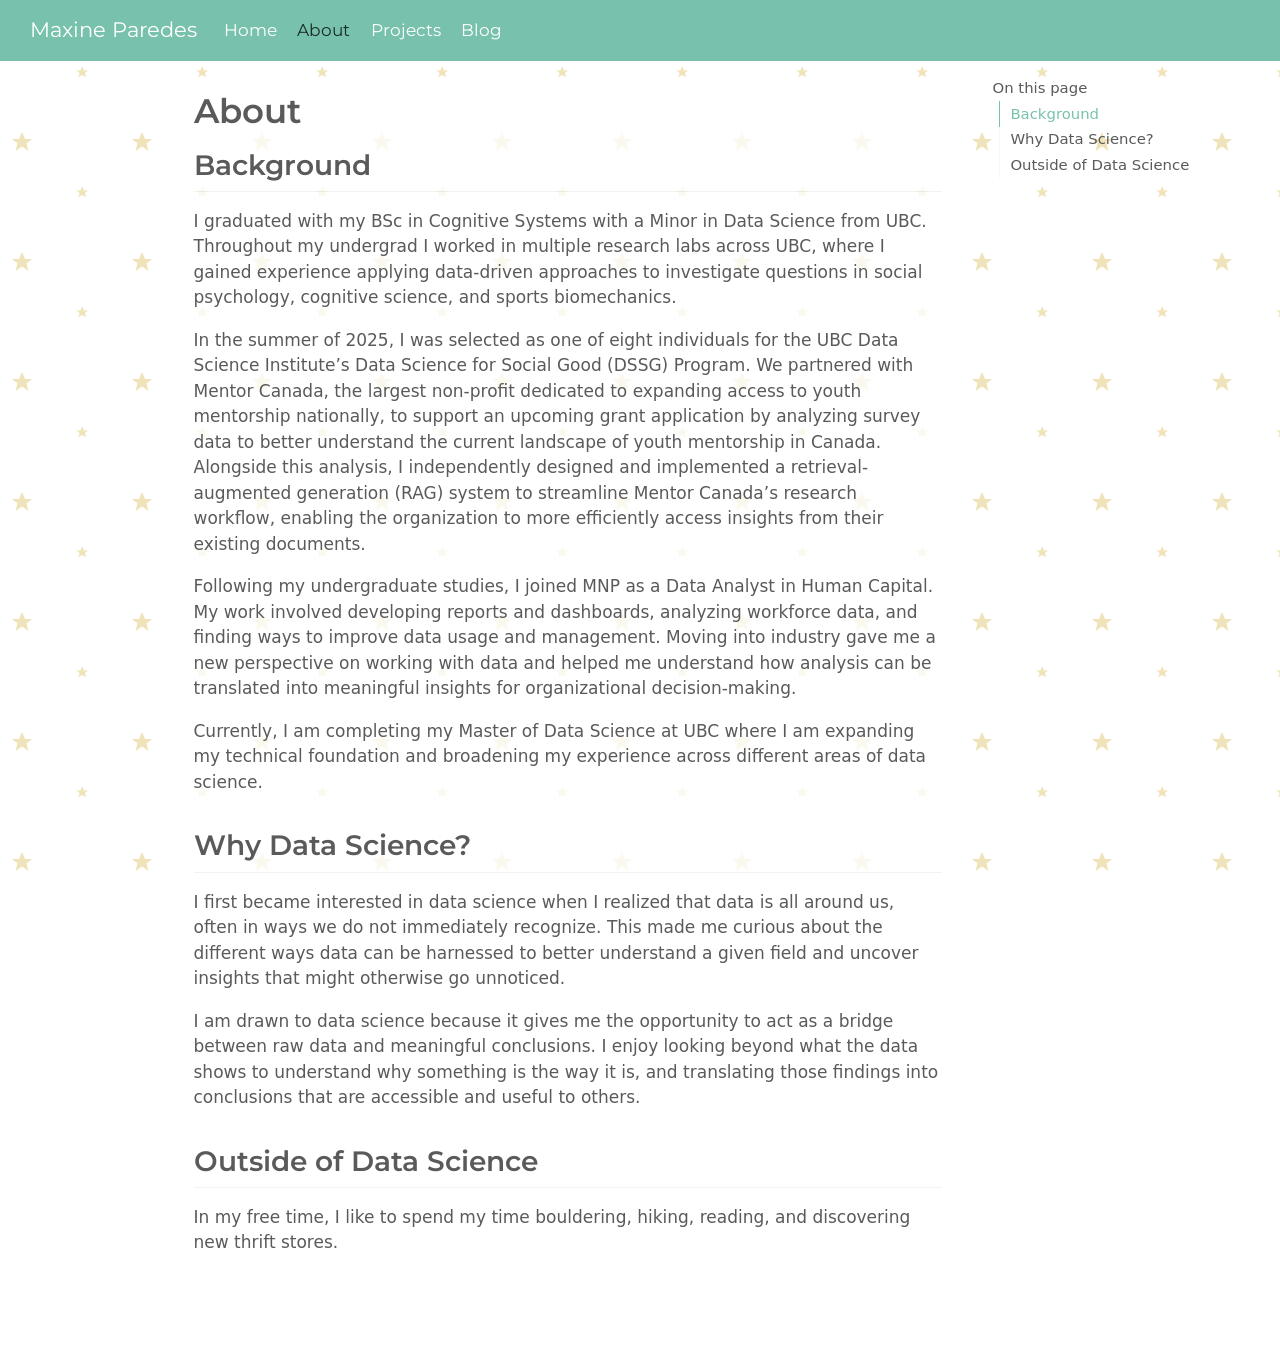
<file: docs/about.html>
<!DOCTYPE html>
<html xmlns="http://www.w3.org/1999/xhtml" lang="en" xml:lang="en"><head>

<meta charset="utf-8">
<meta name="generator" content="quarto-1.10.18">

<meta name="viewport" content="width=device-width, initial-scale=1.0, user-scalable=yes">


<title>About – Maxine Paredes</title>
<style>
/* Default styles provided by pandoc.
** See https://pandoc.org/MANUAL.html#variables-for-html for config info.
*/
span.smallcaps{font-variant: small-caps;}
div.columns{display: flex; gap: 1.5em;}
div.column{flex: auto;}
@media screen {
div.columns{gap: min(4vw, 1.5em);}
div.column{overflow-x: auto;}
}
div.hanging-indent{margin-left: 1.5em; text-indent: -1.5em;}
ul.task-list{list-style: none;}
ul.task-list li input[type="checkbox"] {
  width: 0.8em;
  margin: 0 0.8em 0.2em -1em; /* quarto-specific, see https://github.com/quarto-dev/quarto-cli/issues/4556 */ 
  vertical-align: middle;
}
</style>


<script src="site_libs/quarto-nav/quarto-nav.js"></script>
<script src="site_libs/quarto-nav/headroom.min.js"></script>
<script src="site_libs/clipboard/clipboard.min.js"></script>
<script src="site_libs/quarto-html/quarto.js" type="module"></script>
<script src="site_libs/quarto-html/tabsets/tabsets.js" type="module"></script>
<script src="site_libs/quarto-html/popper.min.js"></script>
<script src="site_libs/quarto-html/tippy.umd.min.js"></script>
<script src="site_libs/quarto-html/anchor.min.js"></script>
<link href="site_libs/quarto-html/tippy.css" rel="stylesheet">
<link href="site_libs/quarto-html/quarto-syntax-highlighting-64a204ab8560d761af7679ceaba22944.css" rel="stylesheet" id="quarto-text-highlighting-styles">
<script src="site_libs/bootstrap/bootstrap.min.js"></script>
<link href="site_libs/bootstrap/bootstrap-icons.css" rel="stylesheet">
<link href="site_libs/bootstrap/bootstrap-496a71ca20b0deb91189619ea2a1a39c.min.css" rel="stylesheet" append-hash="true" id="quarto-bootstrap" data-mode="light">
<script id="quarto-search-options" type="application/json">{
  "language": {
    "search-no-results-text": "No results",
    "search-matching-documents-text": "matching documents",
    "search-copy-link-title": "Copy link to search",
    "search-hide-matches-text": "Hide additional matches",
    "search-more-match-text": "more match in this document",
    "search-more-matches-text": "more matches in this document",
    "search-clear-button-title": "Clear",
    "search-text-placeholder": "",
    "search-detached-cancel-button-title": "Cancel",
    "search-submit-button-title": "Submit",
    "search-label": "Search"
  }
}</script>


<link rel="stylesheet" href="styles.css">
</head>

<body class="nav-fixed quarto-light">

<div id="quarto-search-results"></div>
  <header id="quarto-header" class="headroom fixed-top">
    <nav class="navbar navbar-expand-lg " data-bs-theme="dark">
      <div class="navbar-container container-fluid">
      <div class="navbar-brand-container mx-auto">
    <a class="navbar-brand" href="./index.html">
    <span class="navbar-title">Maxine Paredes</span>
    </a>
  </div>
          <button class="navbar-toggler" type="button" data-bs-toggle="collapse" data-bs-target="#navbarCollapse" aria-controls="navbarCollapse" role="menu" aria-expanded="false" aria-label="Toggle navigation" onclick="if (window.quartoToggleHeadroom) { window.quartoToggleHeadroom(); }">
  <span class="navbar-toggler-icon"></span>
</button>
          <div class="collapse navbar-collapse" id="navbarCollapse">
            <ul class="navbar-nav navbar-nav-scroll me-auto">
  <li class="nav-item">
    <a class="nav-link" href="./index.html"> 
<span class="menu-text">Home</span></a>
  </li>  
  <li class="nav-item">
    <a class="nav-link active" href="./about.html" aria-current="page"> 
<span class="menu-text">About</span></a>
  </li>  
  <li class="nav-item">
    <a class="nav-link" href="./projects.html"> 
<span class="menu-text">Projects</span></a>
  </li>  
  <li class="nav-item">
    <a class="nav-link" href="./blog.html"> 
<span class="menu-text">Blog</span></a>
  </li>  
</ul>
          </div> <!-- /navcollapse -->
            <div class="quarto-navbar-tools">
</div>
      </div> <!-- /container-fluid -->
    </nav>
</header>
<!-- content -->
<div id="quarto-content" class="quarto-container page-columns page-rows-contents page-layout-article page-navbar">
<!-- sidebar -->
<!-- margin-sidebar -->
    <div id="quarto-margin-sidebar" class="sidebar margin-sidebar">
        <nav id="TOC" role="doc-toc" class="toc-active">
    <h2 id="toc-title">On this page</h2>
   
  <ul>
  <li><a href="#background" id="toc-background" class="nav-link active" data-scroll-target="#background">Background</a></li>
  <li><a href="#why-data-science" id="toc-why-data-science" class="nav-link" data-scroll-target="#why-data-science">Why Data Science?</a></li>
  <li><a href="#outside-of-data-science" id="toc-outside-of-data-science" class="nav-link" data-scroll-target="#outside-of-data-science">Outside of Data Science</a></li>
  </ul>
</nav>
    </div>
<!-- main -->
<main class="content" id="quarto-document-content">

<header id="title-block-header" class="quarto-title-block default">
<div class="quarto-title">
<h1 class="title">About</h1>
</div>



<div class="quarto-title-meta">

    
  
    
  </div>
  


</header>


<section id="background" class="level2">
<h2 class="anchored" data-anchor-id="background">Background</h2>
<p>I graduated with my BSc in Cognitive Systems with a Minor in Data Science from UBC. Throughout my undergrad I worked in multiple research labs across UBC, where I gained experience applying data-driven approaches to investigate questions in social psychology, cognitive science, and sports biomechanics.</p>
<p>In the summer of 2025, I was selected as one of eight individuals for the UBC Data Science Institute’s Data Science for Social Good (DSSG) Program. We partnered with Mentor Canada, the largest non-profit dedicated to expanding access to youth mentorship nationally, to support an upcoming grant application by analyzing survey data to better understand the current landscape of youth mentorship in Canada. Alongside this analysis, I independently designed and implemented a retrieval-augmented generation (RAG) system to streamline Mentor Canada’s research workflow, enabling the organization to more efficiently access insights from their existing documents.</p>
<p>Following my undergraduate studies, I joined MNP as a Data Analyst in Human Capital. My work involved developing reports and dashboards, analyzing workforce data, and finding ways to improve data usage and management. Moving into industry gave me a new perspective on working with data and helped me understand how analysis can be translated into meaningful insights for organizational decision-making.</p>
<p>Currently, I am completing my Master of Data Science at UBC where I am expanding my technical foundation and broadening my experience across different areas of data science.</p>
</section>
<section id="why-data-science" class="level2">
<h2 class="anchored" data-anchor-id="why-data-science">Why Data Science?</h2>
<p>I first became interested in data science when I realized that data is all around us, often in ways we do not immediately recognize. This made me curious about the different ways data can be harnessed to better understand a given field and uncover insights that might otherwise go unnoticed.</p>
<p>I am drawn to data science because it gives me the opportunity to act as a bridge between raw data and meaningful conclusions. I enjoy looking beyond what the data shows to understand why something is the way it is, and translating those findings into conclusions that are accessible and useful to others.</p>
</section>
<section id="outside-of-data-science" class="level2">
<h2 class="anchored" data-anchor-id="outside-of-data-science">Outside of Data Science</h2>
<p>In my free time, I like to spend my time bouldering, hiking, reading, and discovering new thrift stores.</p>


</section>

</main> <!-- /main -->
<script id="quarto-html-after-body" type="application/javascript">
  window.document.addEventListener("DOMContentLoaded", function (event) {
    const icon = "";
    const anchorJS = new window.AnchorJS();
    anchorJS.options = {
      placement: 'right',
      icon: icon
    };
    anchorJS.add('.anchored');
    const isCodeAnnotation = (el) => {
      for (const clz of el.classList) {
        if (clz.startsWith('code-annotation-')) {                     
          return true;
        }
      }
      return false;
    }
    const onCopySuccess = function(e) {
      // button target
      const button = e.trigger;
      // don't keep focus
      button.blur();
      // flash "checked"
      button.classList.add('code-copy-button-checked');
      var currentTitle = button.getAttribute("title");
      button.setAttribute("title", "Copied!");
      let tooltip;
      if (window.bootstrap) {
        button.setAttribute("data-bs-toggle", "tooltip");
        button.setAttribute("data-bs-placement", "left");
        button.setAttribute("data-bs-title", "Copied!");
        tooltip = new bootstrap.Tooltip(button, 
          { trigger: "manual", 
            customClass: "code-copy-button-tooltip",
            offset: [0, -8]});
        tooltip.show();    
      }
      setTimeout(function() {
        if (tooltip) {
          tooltip.hide();
          button.removeAttribute("data-bs-title");
          button.removeAttribute("data-bs-toggle");
          button.removeAttribute("data-bs-placement");
        }
        button.setAttribute("title", currentTitle);
        button.classList.remove('code-copy-button-checked');
      }, 1000);
      // clear code selection
      e.clearSelection();
    }
    const getTextToCopy = function(trigger) {
      const outerScaffold = trigger.parentElement.cloneNode(true);
      const codeEl = outerScaffold.querySelector('code');
      for (const childEl of codeEl.children) {
        if (isCodeAnnotation(childEl)) {
          childEl.remove();
        }
      }
      return codeEl.innerText;
    }
    const clipboard = new window.ClipboardJS('.code-copy-button:not([data-in-quarto-modal])', {
      text: getTextToCopy
    });
    clipboard.on('success', onCopySuccess);
    if (window.document.getElementById('quarto-embedded-source-code-modal')) {
      const clipboardModal = new window.ClipboardJS('.code-copy-button[data-in-quarto-modal]', {
        text: getTextToCopy,
        container: window.document.getElementById('quarto-embedded-source-code-modal')
      });
      clipboardModal.on('success', onCopySuccess);
    }
      var localhostRegex = new RegExp(/^(?:http|https):\/\/localhost\:?[0-9]*\//);
      var mailtoRegex = new RegExp(/^mailto:/);
        var filterRegex = new RegExp('/' + window.location.host + '/');
      var isInternal = (href) => {
          return filterRegex.test(href) || localhostRegex.test(href) || mailtoRegex.test(href);
      }
      // Inspect non-navigation links and adorn them if external
     var links = window.document.querySelectorAll('a[href]:not(.nav-link):not(.navbar-brand):not(.toc-action):not(.sidebar-link):not(.sidebar-item-toggle):not(.pagination-link):not(.no-external):not([aria-hidden]):not(.dropdown-item):not(.quarto-navigation-tool):not(.about-link)');
      for (var i=0; i<links.length; i++) {
        const link = links[i];
        if (!isInternal(link.href)) {
          // undo the damage that might have been done by quarto-nav.js in the case of
          // links that we want to consider external
          if (link.dataset.originalHref !== undefined) {
            link.href = link.dataset.originalHref;
          }
        }
      }
    function tippyHover(el, contentFn, onTriggerFn, onUntriggerFn) {
      const config = {
        allowHTML: true,
        maxWidth: 500,
        delay: 100,
        arrow: false,
        appendTo: function(el) {
            return el.parentElement;
        },
        interactive: true,
        interactiveBorder: 10,
        theme: 'quarto',
        placement: 'bottom-start',
      };
      if (contentFn) {
        config.content = contentFn;
      }
      if (onTriggerFn) {
        config.onTrigger = onTriggerFn;
      }
      if (onUntriggerFn) {
        config.onUntrigger = onUntriggerFn;
      }
      window.tippy(el, config); 
    }
    const noterefs = window.document.querySelectorAll('a[role="doc-noteref"]');
    for (var i=0; i<noterefs.length; i++) {
      const ref = noterefs[i];
      tippyHover(ref, function() {
        // use id or data attribute instead here
        let href = ref.getAttribute('data-footnote-href') || ref.getAttribute('href');
        try { href = new URL(href).hash; } catch {}
        const id = href.replace(/^#\/?/, "");
        const note = window.document.getElementById(id);
        if (note) {
          return note.innerHTML;
        } else {
          return "";
        }
      });
    }
    const xrefs = window.document.querySelectorAll('a.quarto-xref');
    const processXRef = (id, note) => {
      // Strip column container classes
      const stripColumnClz = (el) => {
        el.classList.remove("page-full", "page-columns");
        if (el.children) {
          for (const child of el.children) {
            stripColumnClz(child);
          }
        }
      }
      stripColumnClz(note)
      if (id === null || id.startsWith('sec-')) {
        // Special case sections, only their first couple elements
        const container = document.createElement("div");
        if (note.children && note.children.length > 2) {
          container.appendChild(note.children[0].cloneNode(true));
          for (let i = 1; i < note.children.length; i++) {
            const child = note.children[i];
            if (child.tagName === "P" && child.innerText === "") {
              continue;
            } else {
              container.appendChild(child.cloneNode(true));
              break;
            }
          }
          if (window.Quarto?.typesetMath) {
            window.Quarto.typesetMath(container);
          }
          return container.innerHTML
        } else {
          if (window.Quarto?.typesetMath) {
            window.Quarto.typesetMath(note);
          }
          return note.innerHTML;
        }
      } else {
        // Remove any anchor links if they are present
        const anchorLink = note.querySelector('a.anchorjs-link');
        if (anchorLink) {
          anchorLink.remove();
        }
        if (window.Quarto?.typesetMath) {
          window.Quarto.typesetMath(note);
        }
        if (note.classList.contains("callout")) {
          return note.outerHTML;
        } else {
          return note.innerHTML;
        }
      }
    }
    for (var i=0; i<xrefs.length; i++) {
      const xref = xrefs[i];
      tippyHover(xref, undefined, function(instance) {
        instance.disable();
        let url = xref.getAttribute('href');
        let hash = undefined; 
        if (url.startsWith('#')) {
          hash = url;
        } else {
          try { hash = new URL(url).hash; } catch {}
        }
        if (hash) {
          const id = hash.replace(/^#\/?/, "");
          const note = window.document.getElementById(id);
          if (note !== null) {
            try {
              const html = processXRef(id, note.cloneNode(true));
              instance.setContent(html);
            } finally {
              instance.enable();
              instance.show();
            }
          } else {
            // See if we can fetch this
            fetch(url.split('#')[0])
            .then(res => res.text())
            .then(html => {
              const parser = new DOMParser();
              const htmlDoc = parser.parseFromString(html, "text/html");
              const note = htmlDoc.getElementById(id);
              if (note !== null) {
                const html = processXRef(id, note);
                instance.setContent(html);
              } 
            }).finally(() => {
              instance.enable();
              instance.show();
            });
          }
        } else {
          // See if we can fetch a full url (with no hash to target)
          // This is a special case and we should probably do some content thinning / targeting
          fetch(url)
          .then(res => res.text())
          .then(html => {
            const parser = new DOMParser();
            const htmlDoc = parser.parseFromString(html, "text/html");
            const note = htmlDoc.querySelector('main.content');
            if (note !== null) {
              // This should only happen for chapter cross references
              // (since there is no id in the URL)
              // remove the first header
              if (note.children.length > 0 && note.children[0].tagName === "HEADER") {
                note.children[0].remove();
              }
              const html = processXRef(null, note);
              instance.setContent(html);
            } 
          }).finally(() => {
            instance.enable();
            instance.show();
          });
        }
      }, function(instance) {
      });
    }
        let selectedAnnoteEl;
        const selectorForAnnotation = ( cell, annotation) => {
          let cellAttr = 'data-code-cell="' + cell + '"';
          let lineAttr = 'data-code-annotation="' +  annotation + '"';
          const selector = 'span[' + cellAttr + '][' + lineAttr + ']';
          return selector;
        }
        const selectCodeLines = (annoteEl) => {
          const doc = window.document;
          const targetCell = annoteEl.getAttribute("data-target-cell");
          const targetAnnotation = annoteEl.getAttribute("data-target-annotation");
          const annoteSpan = window.document.querySelector(selectorForAnnotation(targetCell, targetAnnotation));
          const lines = annoteSpan.getAttribute("data-code-lines").split(",");
          const lineIds = lines.map((line) => {
            return targetCell + "-" + line;
          })
          let top = null;
          let height = null;
          let parent = null;
          if (lineIds.length > 0) {
              //compute the position of the single el (top and bottom and make a div)
              const el = window.document.getElementById(lineIds[0]);
              top = el.offsetTop;
              height = el.offsetHeight;
              parent = el.parentElement.parentElement;
            if (lineIds.length > 1) {
              const lastEl = window.document.getElementById(lineIds[lineIds.length - 1]);
              const bottom = lastEl.offsetTop + lastEl.offsetHeight;
              height = bottom - top;
            }
            if (top !== null && height !== null && parent !== null) {
              // cook up a div (if necessary) and position it 
              let div = window.document.getElementById("code-annotation-line-highlight");
              if (div === null) {
                div = window.document.createElement("div");
                div.setAttribute("id", "code-annotation-line-highlight");
                div.style.position = 'absolute';
                parent.appendChild(div);
              }
              div.style.top = top - 2 + "px";
              div.style.height = height + 4 + "px";
              div.style.left = 0;
              let gutterDiv = window.document.getElementById("code-annotation-line-highlight-gutter");
              if (gutterDiv === null) {
                gutterDiv = window.document.createElement("div");
                gutterDiv.setAttribute("id", "code-annotation-line-highlight-gutter");
                gutterDiv.style.position = 'absolute';
                const codeCell = window.document.getElementById(targetCell);
                const gutter = codeCell.querySelector('.code-annotation-gutter');
                gutter.appendChild(gutterDiv);
              }
              gutterDiv.style.top = top - 2 + "px";
              gutterDiv.style.height = height + 4 + "px";
            }
            selectedAnnoteEl = annoteEl;
          }
        };
        const unselectCodeLines = () => {
          const elementsIds = ["code-annotation-line-highlight", "code-annotation-line-highlight-gutter"];
          elementsIds.forEach((elId) => {
            const div = window.document.getElementById(elId);
            if (div) {
              div.remove();
            }
          });
          selectedAnnoteEl = undefined;
        };
          // Handle positioning of the toggle
      window.addEventListener(
        "resize",
        throttle(() => {
          elRect = undefined;
          if (selectedAnnoteEl) {
            selectCodeLines(selectedAnnoteEl);
          }
        }, 10)
      );
      function throttle(fn, ms) {
      let throttle = false;
      let timer;
        return (...args) => {
          if(!throttle) { // first call gets through
              fn.apply(this, args);
              throttle = true;
          } else { // all the others get throttled
              if(timer) clearTimeout(timer); // cancel #2
              timer = setTimeout(() => {
                fn.apply(this, args);
                timer = throttle = false;
              }, ms);
          }
        };
      }
        // Attach click handler to the DT
        const annoteDls = window.document.querySelectorAll('dt[data-target-cell]');
        for (const annoteDlNode of annoteDls) {
          annoteDlNode.addEventListener('click', (event) => {
            const clickedEl = event.target;
            if (clickedEl !== selectedAnnoteEl) {
              unselectCodeLines();
              const activeEl = window.document.querySelector('dt[data-target-cell].code-annotation-active');
              if (activeEl) {
                activeEl.classList.remove('code-annotation-active');
              }
              selectCodeLines(clickedEl);
              clickedEl.classList.add('code-annotation-active');
            } else {
              // Unselect the line
              unselectCodeLines();
              clickedEl.classList.remove('code-annotation-active');
            }
          });
        }
    const findCites = (el) => {
      const parentEl = el.parentElement;
      if (parentEl) {
        const cites = parentEl.dataset.cites;
        if (cites) {
          return {
            el,
            cites: cites.split(' ')
          };
        } else {
          return findCites(el.parentElement)
        }
      } else {
        return undefined;
      }
    };
    var bibliorefs = window.document.querySelectorAll('a[role="doc-biblioref"]');
    for (var i=0; i<bibliorefs.length; i++) {
      const ref = bibliorefs[i];
      const citeInfo = findCites(ref);
      if (citeInfo) {
        tippyHover(citeInfo.el, function() {
          var popup = window.document.createElement('div');
          citeInfo.cites.forEach(function(cite) {
            var citeDiv = window.document.createElement('div');
            citeDiv.classList.add('hanging-indent');
            citeDiv.classList.add('csl-entry');
            var biblioDiv = window.document.getElementById('ref-' + cite);
            if (biblioDiv) {
              citeDiv.innerHTML = biblioDiv.innerHTML;
            }
            popup.appendChild(citeDiv);
          });
          return popup.innerHTML;
        });
      }
    }
  });
  </script>
</div> <!-- /content -->




</body></html>
</file>
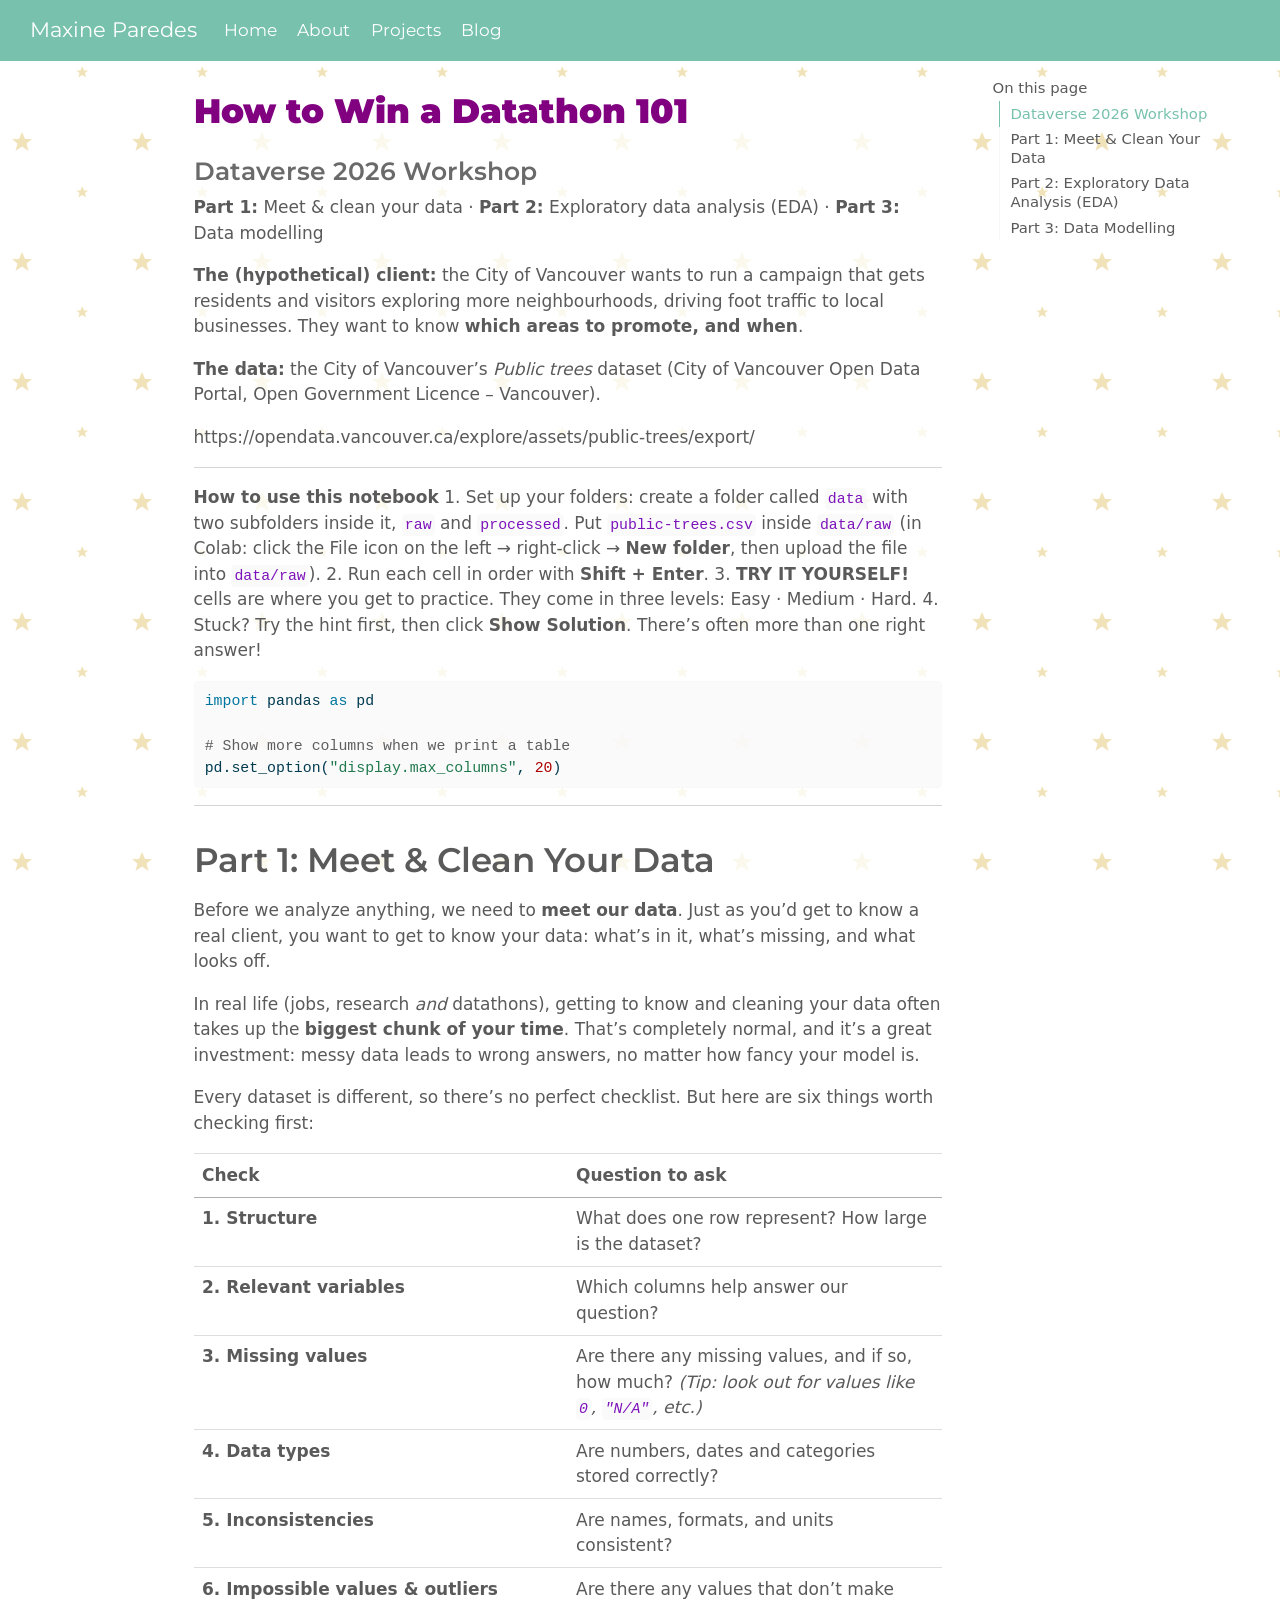
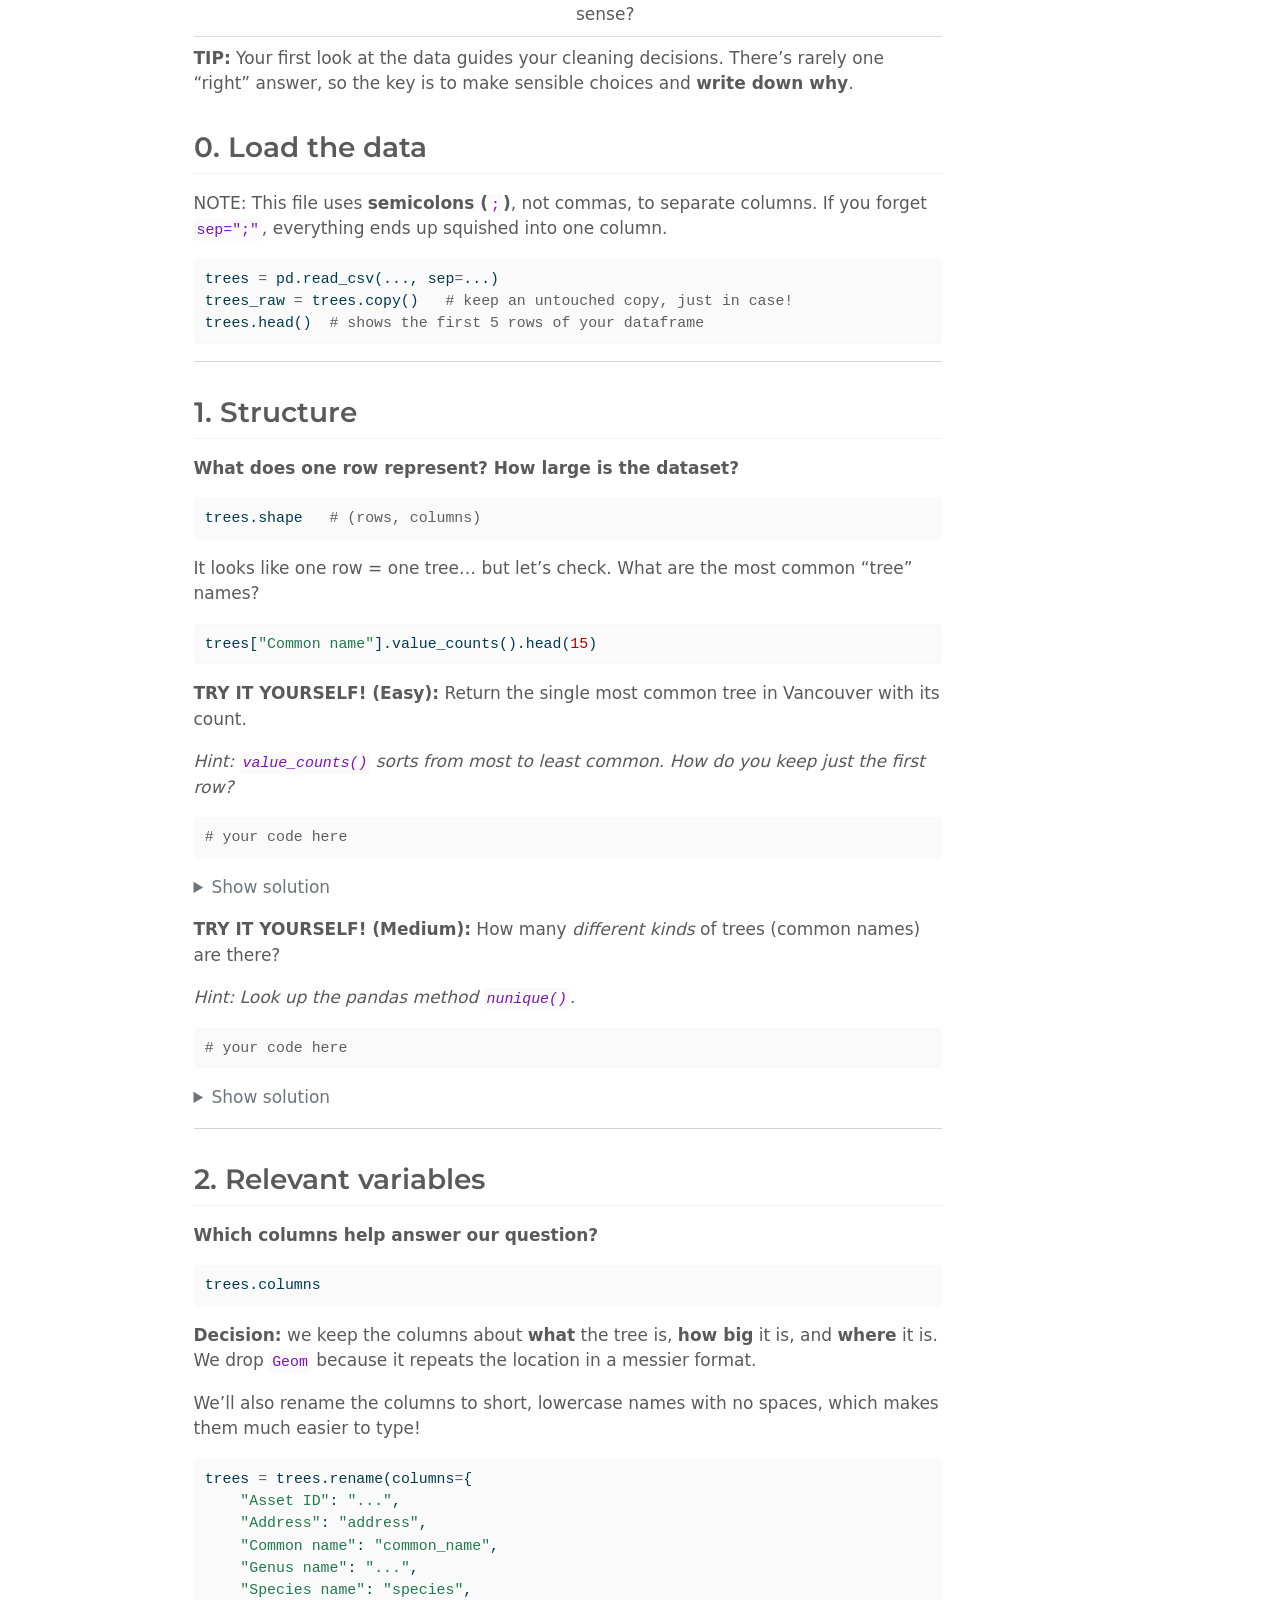
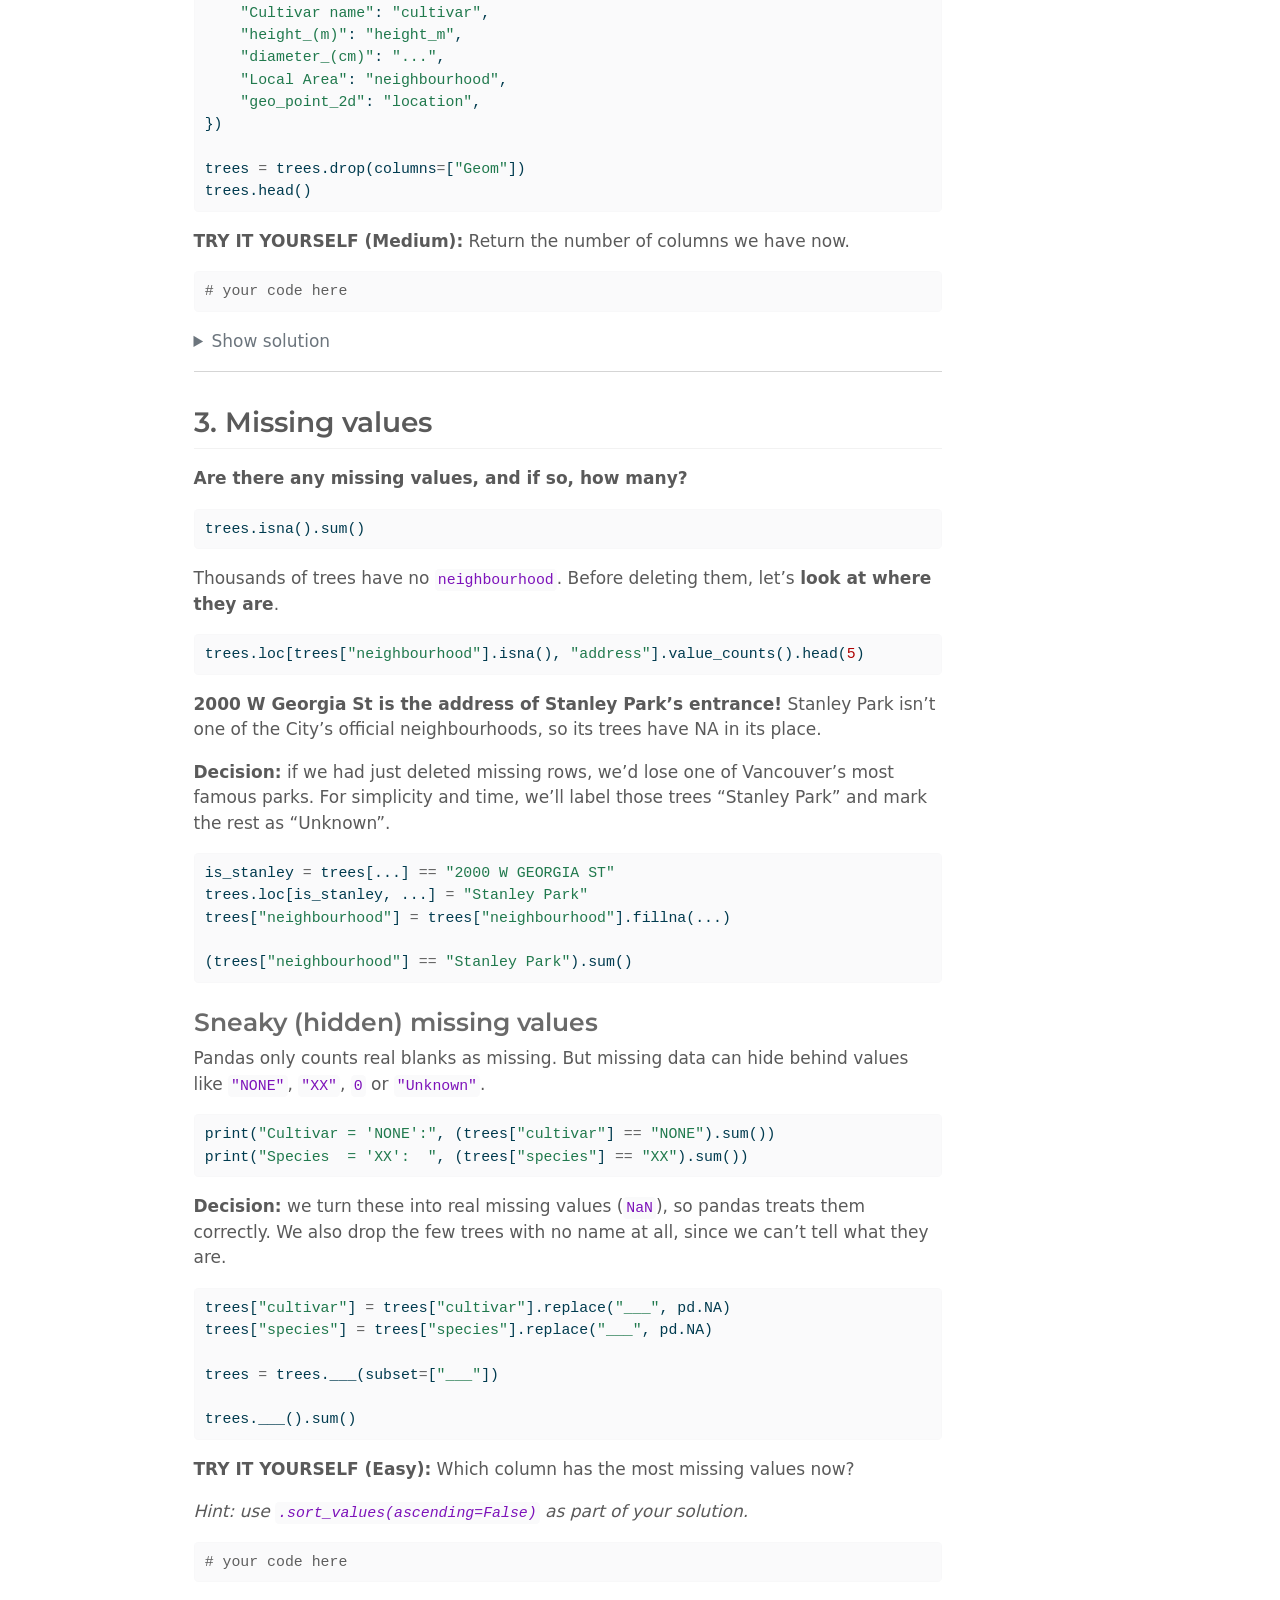
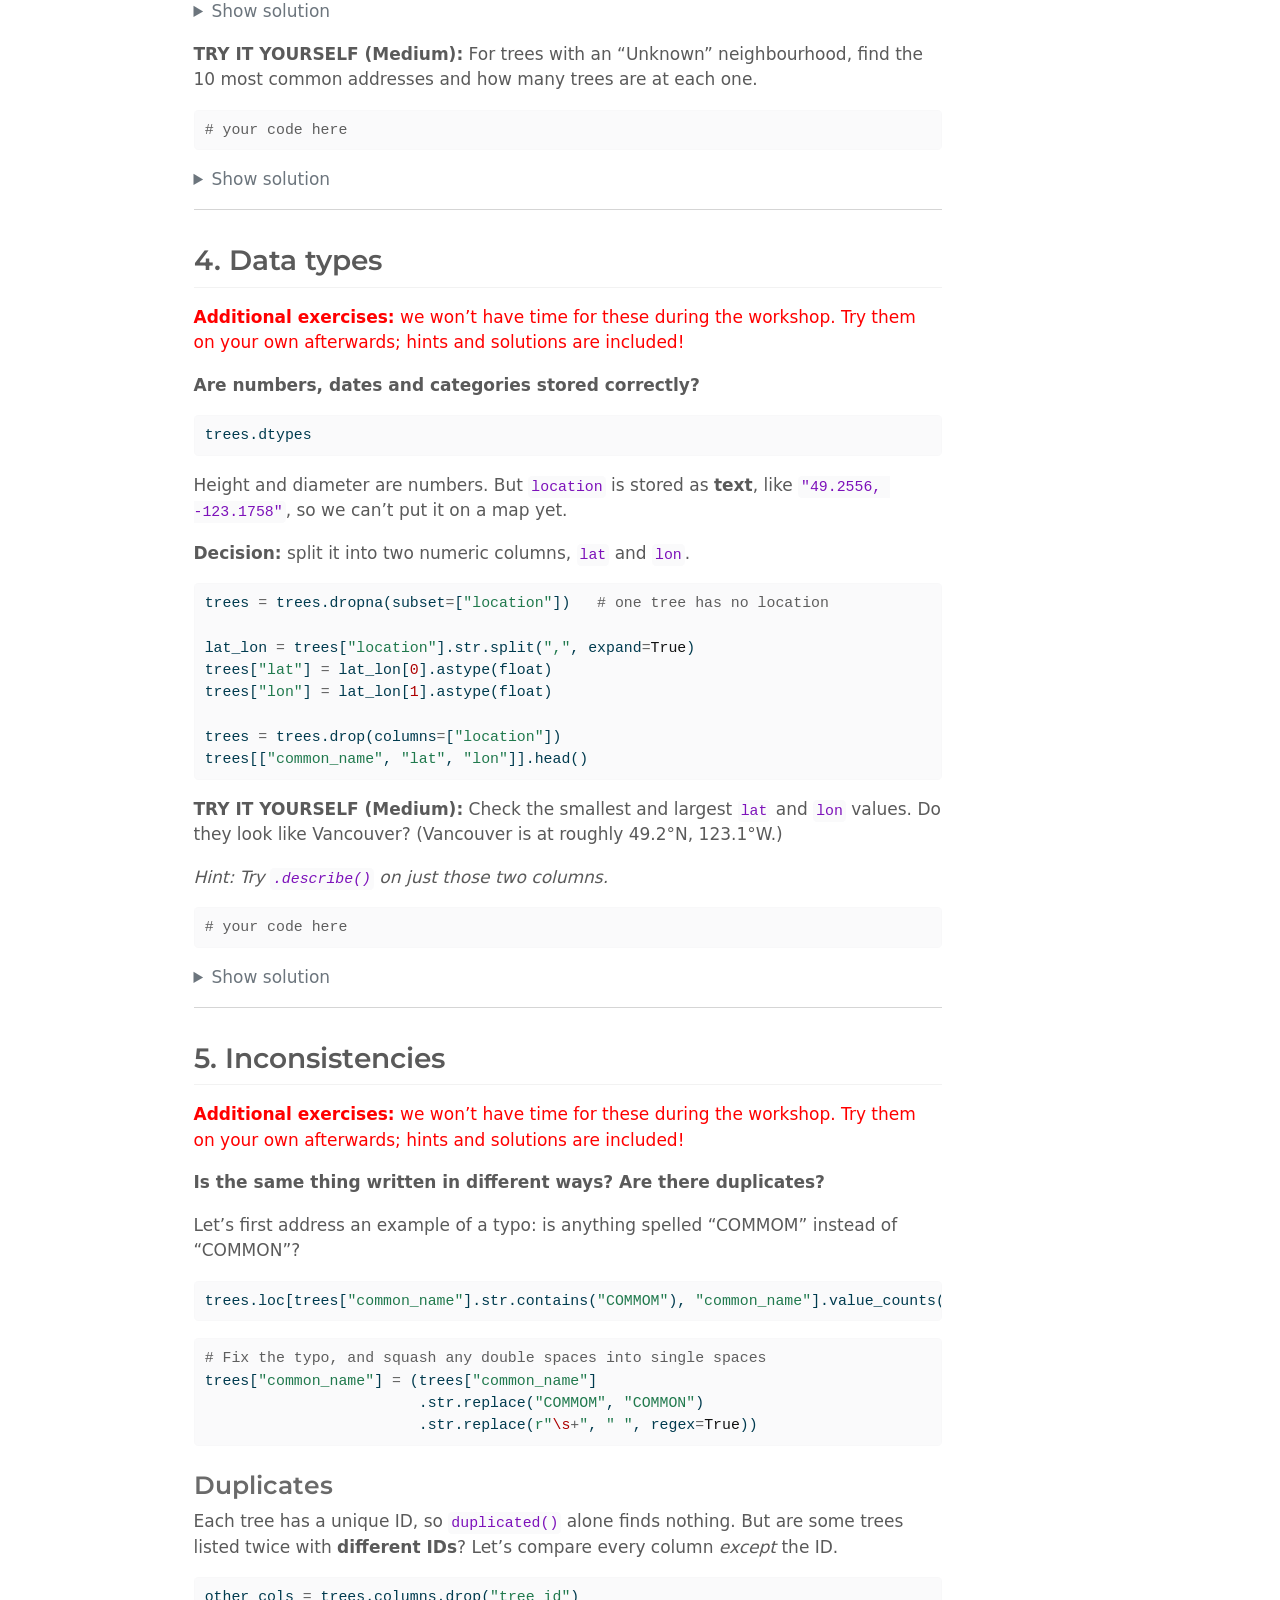
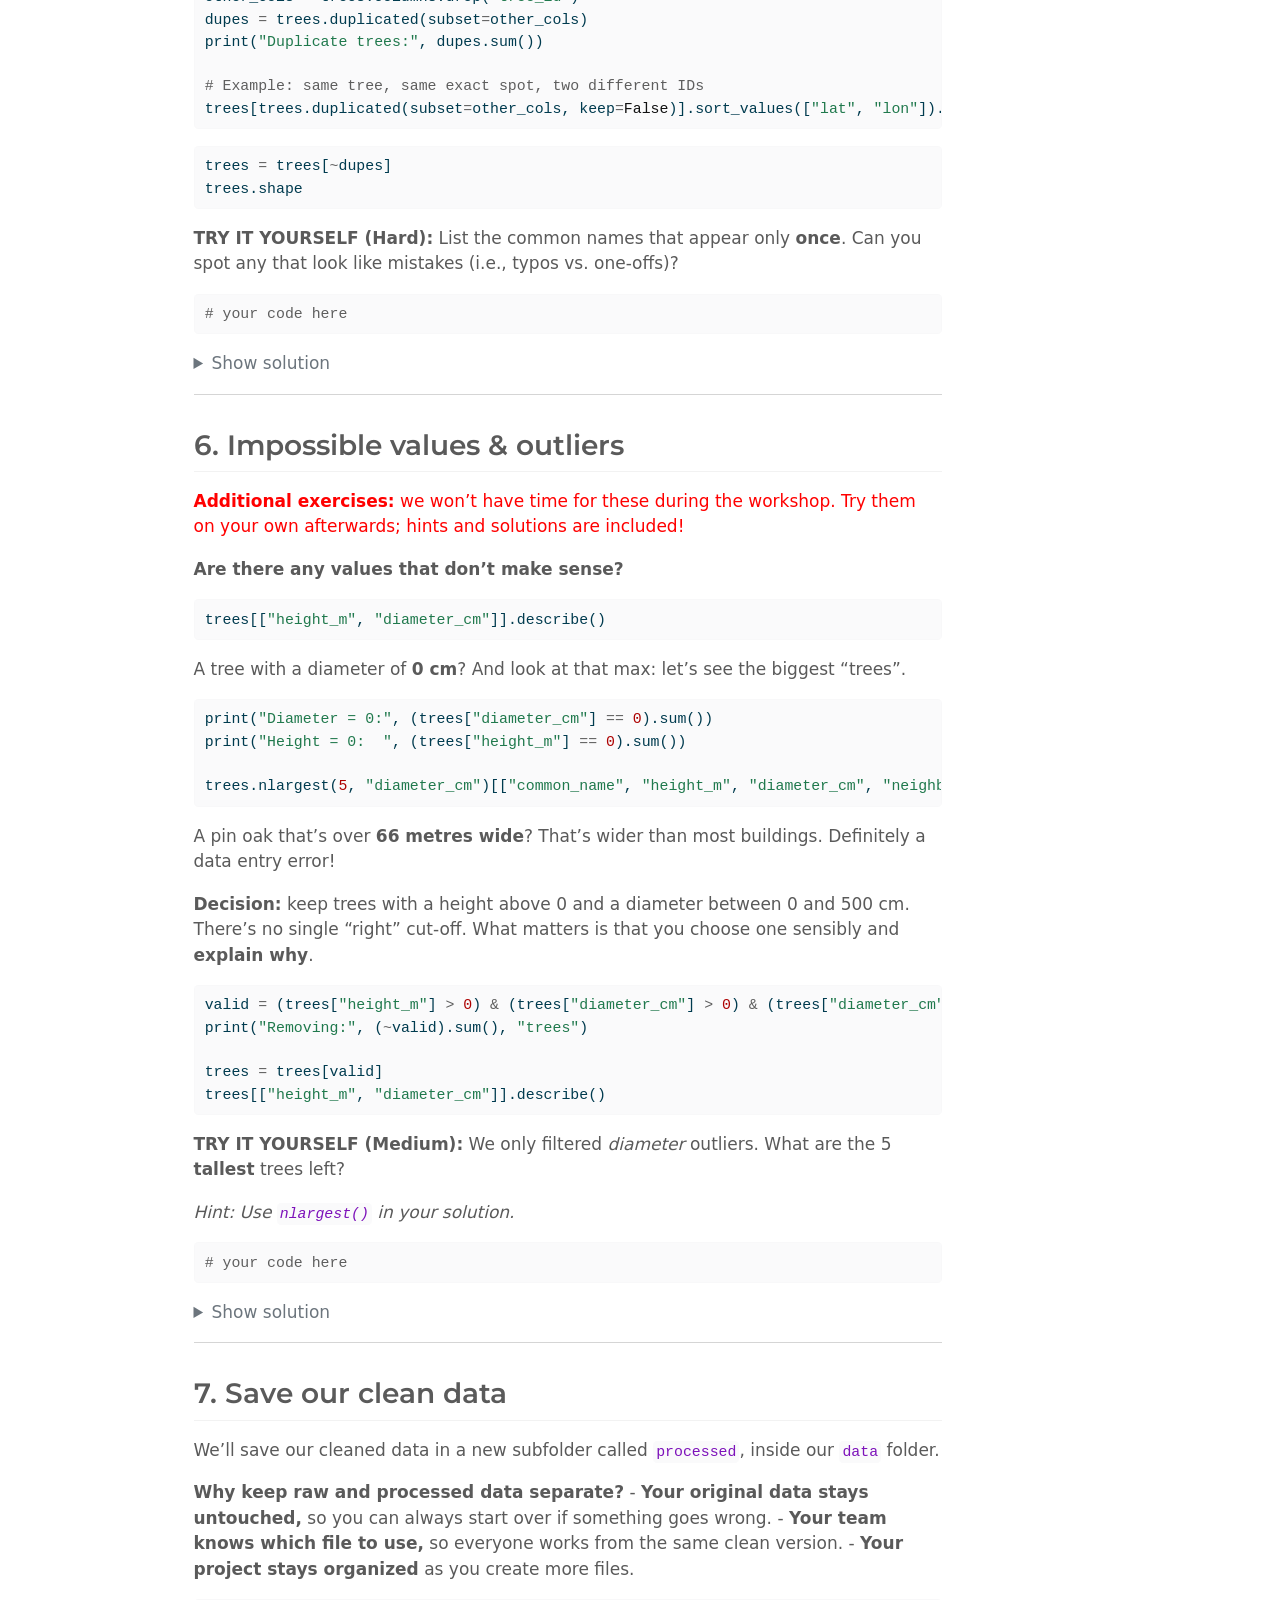
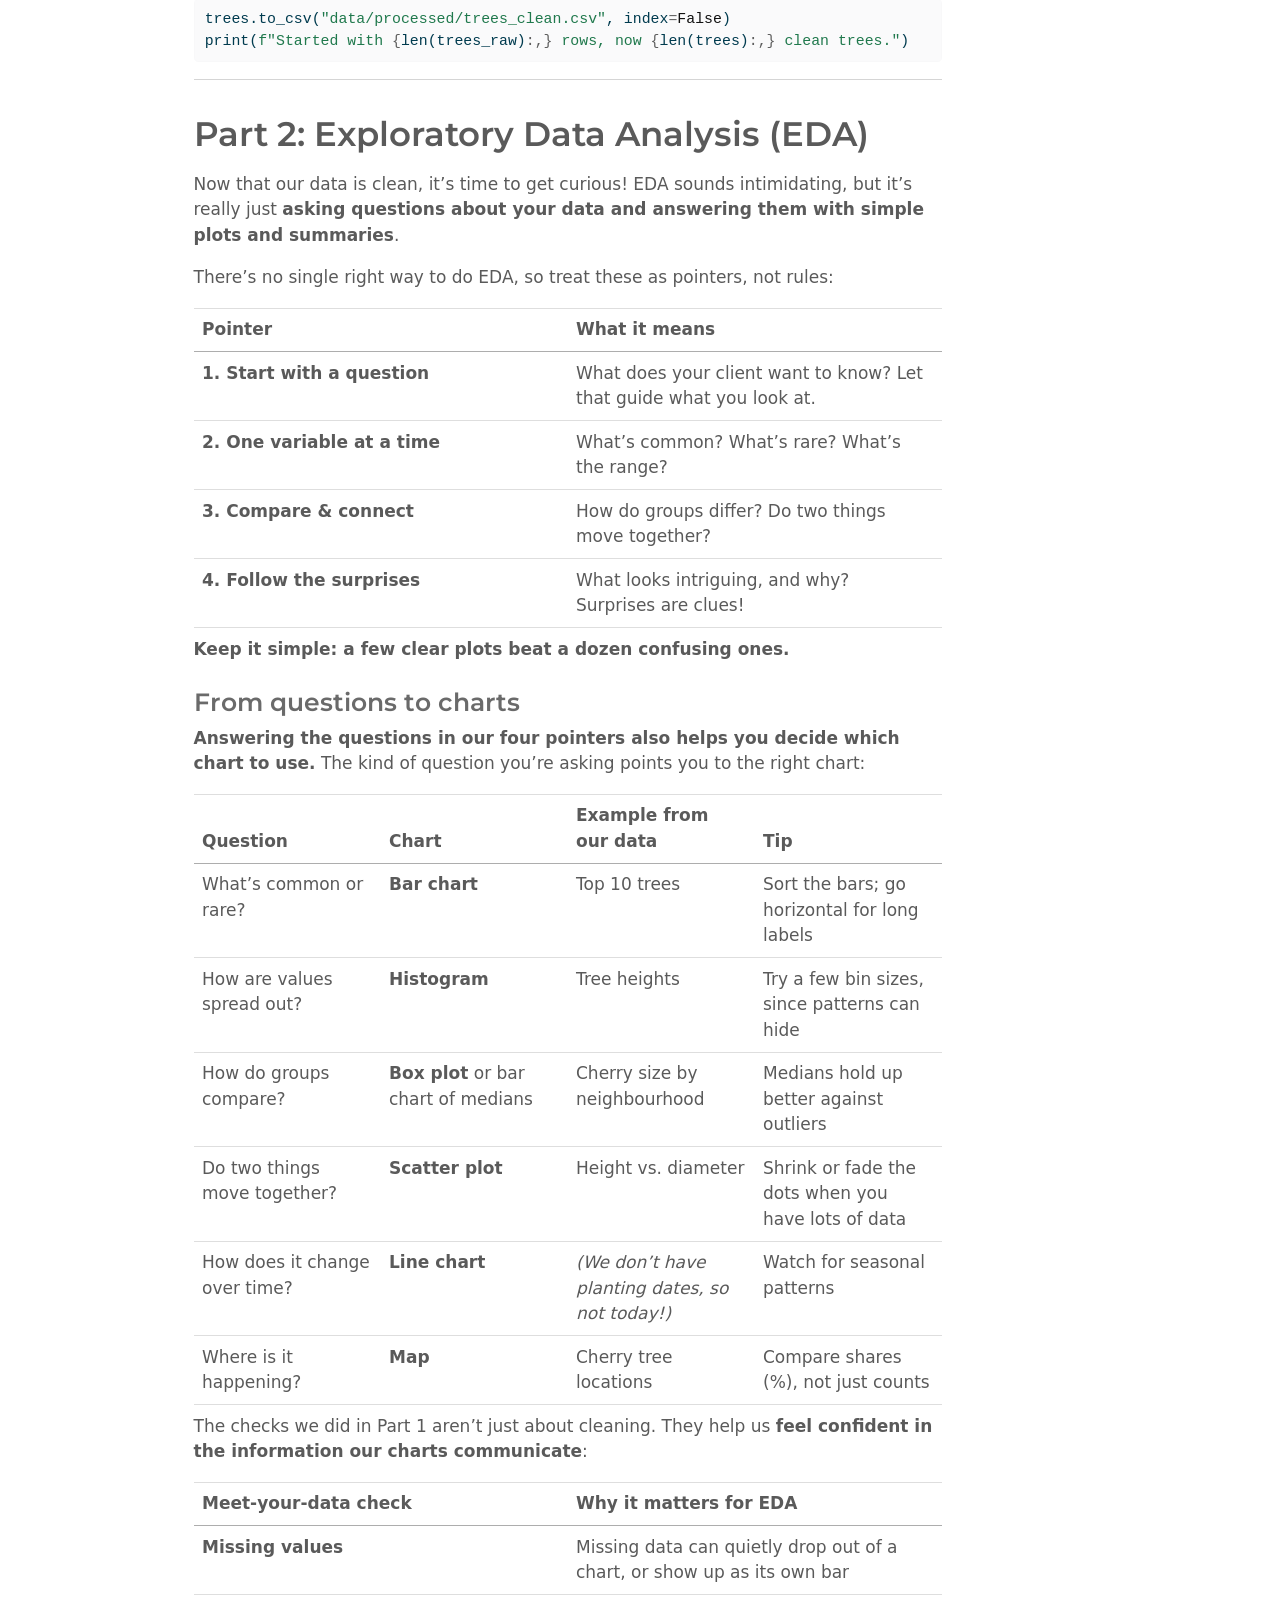
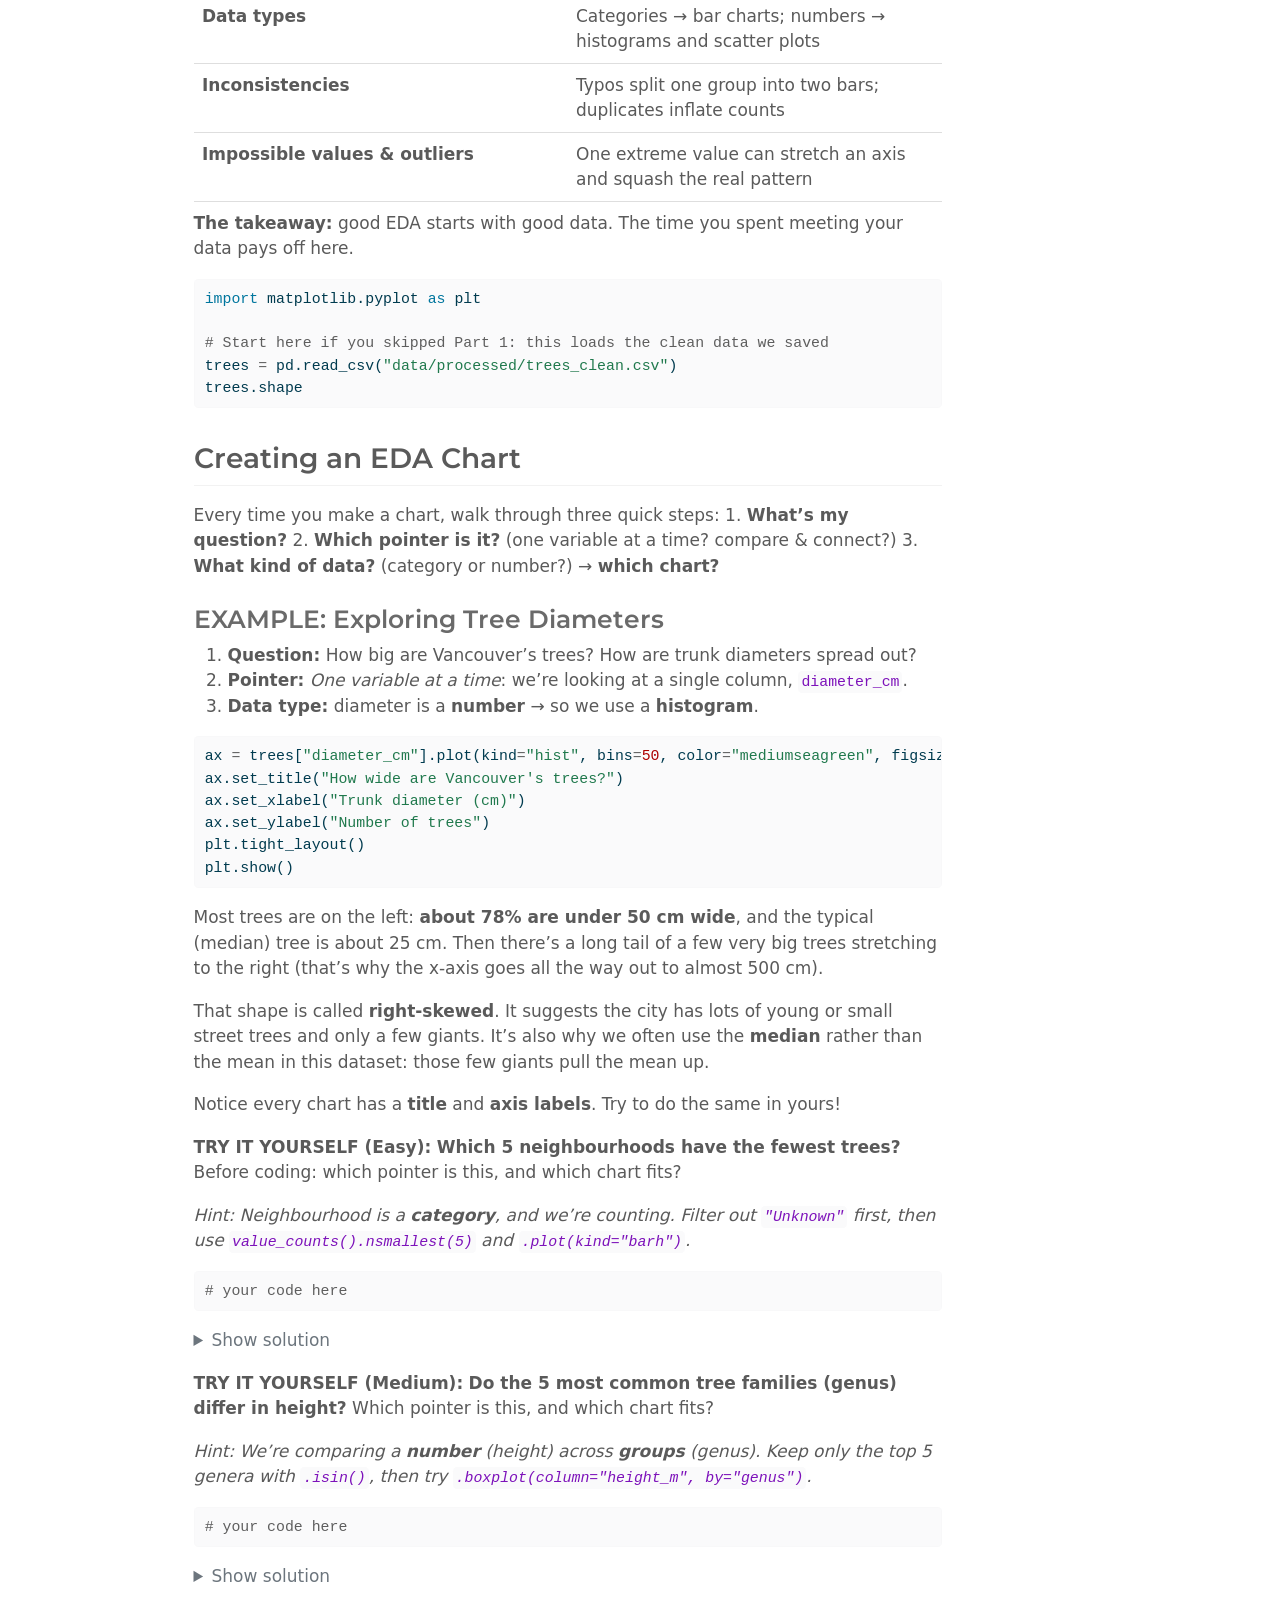
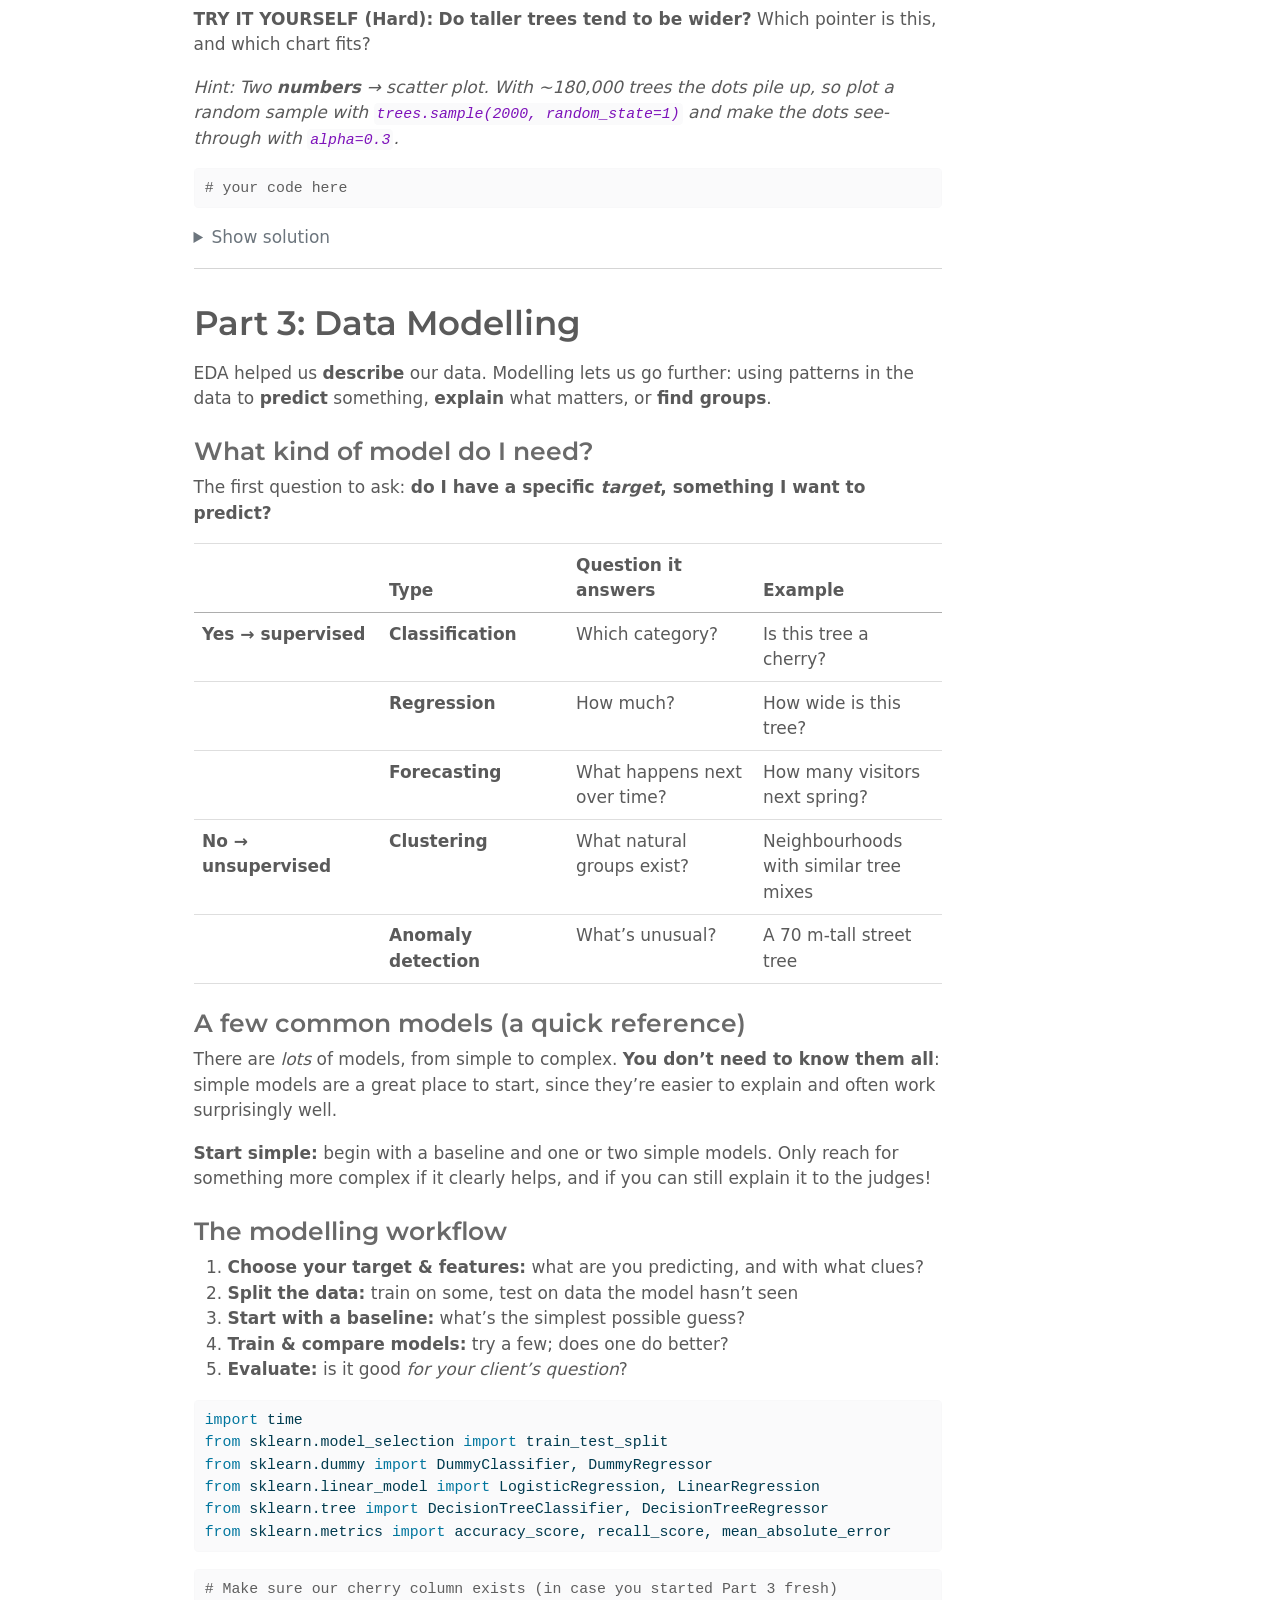
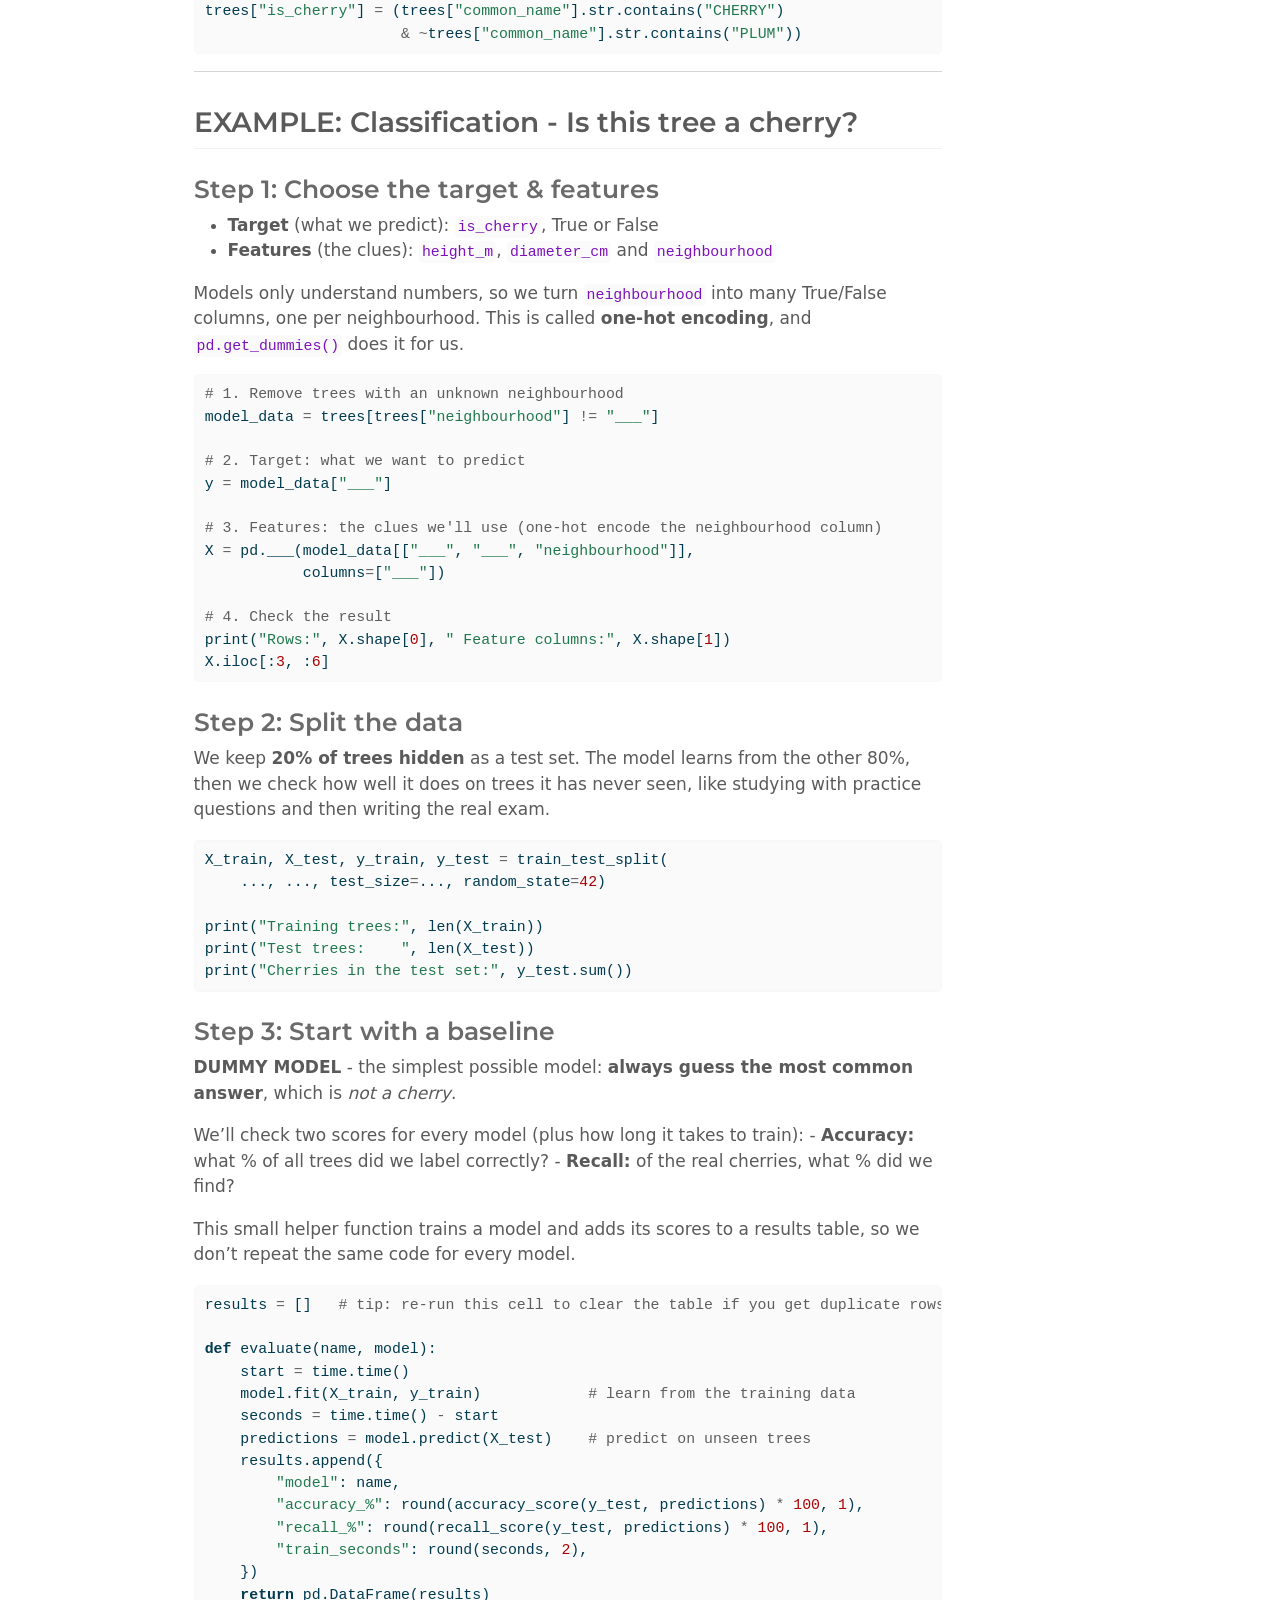
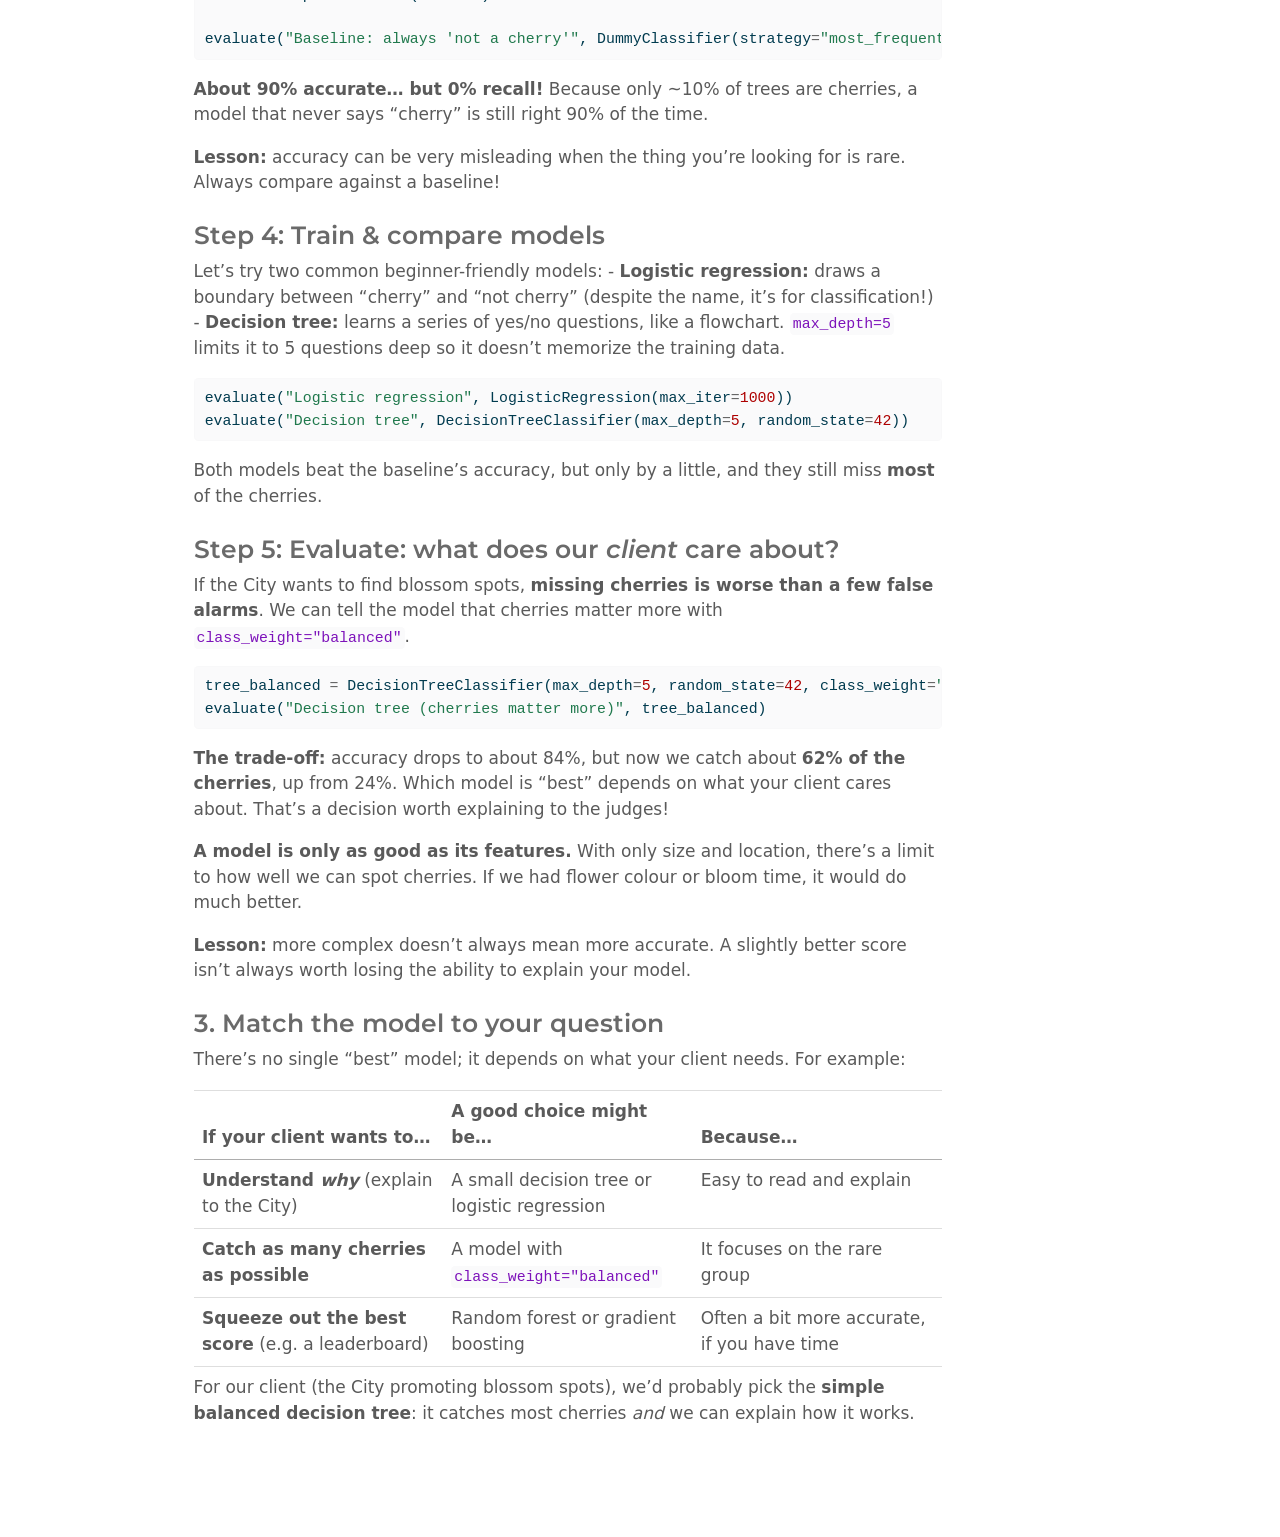
<file: docs/personal-projects/dataverse-2026/dataverse_2026_PARTICIPANT.html>
<!DOCTYPE html>
<html xmlns="http://www.w3.org/1999/xhtml" lang="en" xml:lang="en"><head>

<meta charset="utf-8">
<meta name="generator" content="quarto-1.10.18">

<meta name="viewport" content="width=device-width, initial-scale=1.0, user-scalable=yes">


<title>How to Win a Datathon 101 – Maxine Paredes</title>
<style>
/* Default styles provided by pandoc.
** See https://pandoc.org/MANUAL.html#variables-for-html for config info.
*/
span.smallcaps{font-variant: small-caps;}
div.columns{display: flex; gap: 1.5em;}
div.column{flex: auto;}
@media screen {
div.columns{gap: min(4vw, 1.5em);}
div.column{overflow-x: auto;}
}
div.hanging-indent{margin-left: 1.5em; text-indent: -1.5em;}
ul.task-list{list-style: none;}
ul.task-list li input[type="checkbox"] {
  width: 0.8em;
  margin: 0 0.8em 0.2em -1em; /* quarto-specific, see https://github.com/quarto-dev/quarto-cli/issues/4556 */ 
  vertical-align: middle;
}
/* CSS for syntax highlighting */
html { -webkit-text-size-adjust: 100%; }
pre > code.sourceCode { white-space: pre; position: relative; }
pre > code.sourceCode > span { display: inline-block; line-height: 1.25; }
pre > code.sourceCode > span:empty { height: 1.2em; }
.sourceCode { overflow: visible; }
code.sourceCode > span { color: inherit; text-decoration: inherit; }
div.sourceCode { margin: 1em 0; }
pre.sourceCode { margin: 0; }
@media screen {
div.sourceCode { overflow: auto; }
}
@media print {
pre > code.sourceCode { white-space: pre-wrap; }
pre > code.sourceCode > span { text-indent: -5em; padding-left: 5em; }
}
pre.numberSource code
  { counter-reset: source-line 0; }
pre.numberSource code > span
  { position: relative; left: -4em; counter-increment: source-line; }
pre.numberSource code > span > a:first-child::before
  { content: counter(source-line);
    position: relative; left: -1em; text-align: right; vertical-align: baseline;
    border: none; display: inline-block;
    -webkit-touch-callout: none; -webkit-user-select: none;
    -khtml-user-select: none; -moz-user-select: none;
    -ms-user-select: none; user-select: none;
    padding: 0 4px; width: 4em;
  }
pre.numberSource { margin-left: 3em;  padding-left: 4px; }
div.sourceCode
  {   }
@media screen {
pre > code.sourceCode > span > a:first-child::before { text-decoration: underline; }
}
</style>


<script src="../../site_libs/quarto-nav/quarto-nav.js"></script>
<script src="../../site_libs/quarto-nav/headroom.min.js"></script>
<script src="../../site_libs/clipboard/clipboard.min.js"></script>
<script src="../../site_libs/quarto-html/quarto.js" type="module"></script>
<script src="../../site_libs/quarto-html/tabsets/tabsets.js" type="module"></script>
<script src="../../site_libs/quarto-html/popper.min.js"></script>
<script src="../../site_libs/quarto-html/tippy.umd.min.js"></script>
<script src="../../site_libs/quarto-html/anchor.min.js"></script>
<link href="../../site_libs/quarto-html/tippy.css" rel="stylesheet">
<link href="../../site_libs/quarto-html/quarto-syntax-highlighting-64a204ab8560d761af7679ceaba22944.css" rel="stylesheet" id="quarto-text-highlighting-styles">
<script src="../../site_libs/bootstrap/bootstrap.min.js"></script>
<link href="../../site_libs/bootstrap/bootstrap-icons.css" rel="stylesheet">
<link href="../../site_libs/bootstrap/bootstrap-496a71ca20b0deb91189619ea2a1a39c.min.css" rel="stylesheet" append-hash="true" id="quarto-bootstrap" data-mode="light">
<script id="quarto-search-options" type="application/json">{
  "language": {
    "search-no-results-text": "No results",
    "search-matching-documents-text": "matching documents",
    "search-copy-link-title": "Copy link to search",
    "search-hide-matches-text": "Hide additional matches",
    "search-more-match-text": "more match in this document",
    "search-more-matches-text": "more matches in this document",
    "search-clear-button-title": "Clear",
    "search-text-placeholder": "",
    "search-detached-cancel-button-title": "Cancel",
    "search-submit-button-title": "Submit",
    "search-label": "Search"
  }
}</script>


<link rel="stylesheet" href="../../styles.css">
</head>

<body class="nav-fixed quarto-light">

<div id="quarto-search-results"></div>
  <header id="quarto-header" class="headroom fixed-top">
    <nav class="navbar navbar-expand-lg " data-bs-theme="dark">
      <div class="navbar-container container-fluid">
      <div class="navbar-brand-container mx-auto">
    <a class="navbar-brand" href="../../index.html">
    <span class="navbar-title">Maxine Paredes</span>
    </a>
  </div>
          <button class="navbar-toggler" type="button" data-bs-toggle="collapse" data-bs-target="#navbarCollapse" aria-controls="navbarCollapse" role="menu" aria-expanded="false" aria-label="Toggle navigation" onclick="if (window.quartoToggleHeadroom) { window.quartoToggleHeadroom(); }">
  <span class="navbar-toggler-icon"></span>
</button>
          <div class="collapse navbar-collapse" id="navbarCollapse">
            <ul class="navbar-nav navbar-nav-scroll me-auto">
  <li class="nav-item">
    <a class="nav-link" href="../../index.html"> 
<span class="menu-text">Home</span></a>
  </li>  
  <li class="nav-item">
    <a class="nav-link" href="../../about.html"> 
<span class="menu-text">About</span></a>
  </li>  
  <li class="nav-item">
    <a class="nav-link" href="../../projects.html"> 
<span class="menu-text">Projects</span></a>
  </li>  
  <li class="nav-item">
    <a class="nav-link" href="../../blog.html"> 
<span class="menu-text">Blog</span></a>
  </li>  
</ul>
          </div> <!-- /navcollapse -->
            <div class="quarto-navbar-tools">
</div>
      </div> <!-- /container-fluid -->
    </nav>
</header>
<!-- content -->
<div id="quarto-content" class="quarto-container page-columns page-rows-contents page-layout-article page-navbar">
<!-- sidebar -->
<!-- margin-sidebar -->
    <div id="quarto-margin-sidebar" class="sidebar margin-sidebar">
        <nav id="TOC" role="doc-toc" class="toc-active">
    <h2 id="toc-title">On this page</h2>
   
  <ul>
  <li><a href="#dataverse-2026-workshop" id="toc-dataverse-2026-workshop" class="nav-link active" data-scroll-target="#dataverse-2026-workshop">Dataverse 2026 Workshop</a></li>
  <li><a href="#part-1-meet-clean-your-data" id="toc-part-1-meet-clean-your-data" class="nav-link" data-scroll-target="#part-1-meet-clean-your-data">Part 1: Meet &amp; Clean Your Data</a>
  <ul class="collapse">
  <li><a href="#load-the-data" id="toc-load-the-data" class="nav-link" data-scroll-target="#load-the-data">0. Load the data</a></li>
  <li><a href="#structure" id="toc-structure" class="nav-link" data-scroll-target="#structure">1. Structure</a></li>
  <li><a href="#relevant-variables" id="toc-relevant-variables" class="nav-link" data-scroll-target="#relevant-variables">2. Relevant variables</a></li>
  <li><a href="#missing-values" id="toc-missing-values" class="nav-link" data-scroll-target="#missing-values">3. Missing values</a>
  <ul class="collapse">
  <li><a href="#sneaky-hidden-missing-values" id="toc-sneaky-hidden-missing-values" class="nav-link" data-scroll-target="#sneaky-hidden-missing-values">Sneaky (hidden) missing values</a></li>
  </ul></li>
  <li><a href="#data-types" id="toc-data-types" class="nav-link" data-scroll-target="#data-types">4. Data types</a></li>
  <li><a href="#inconsistencies" id="toc-inconsistencies" class="nav-link" data-scroll-target="#inconsistencies">5. Inconsistencies</a>
  <ul class="collapse">
  <li><a href="#duplicates" id="toc-duplicates" class="nav-link" data-scroll-target="#duplicates">Duplicates</a></li>
  </ul></li>
  <li><a href="#impossible-values-outliers" id="toc-impossible-values-outliers" class="nav-link" data-scroll-target="#impossible-values-outliers">6. Impossible values &amp; outliers</a></li>
  <li><a href="#save-our-clean-data" id="toc-save-our-clean-data" class="nav-link" data-scroll-target="#save-our-clean-data">7. Save our clean data</a></li>
  </ul></li>
  <li><a href="#part-2-exploratory-data-analysis-eda" id="toc-part-2-exploratory-data-analysis-eda" class="nav-link" data-scroll-target="#part-2-exploratory-data-analysis-eda">Part 2: Exploratory Data Analysis (EDA)</a>
  <ul class="collapse">
  <li><a href="#from-questions-to-charts" id="toc-from-questions-to-charts" class="nav-link" data-scroll-target="#from-questions-to-charts">From questions to charts</a></li>
  <li><a href="#creating-an-eda-chart" id="toc-creating-an-eda-chart" class="nav-link" data-scroll-target="#creating-an-eda-chart">Creating an EDA Chart</a>
  <ul class="collapse">
  <li><a href="#example-exploring-tree-diameters" id="toc-example-exploring-tree-diameters" class="nav-link" data-scroll-target="#example-exploring-tree-diameters">EXAMPLE: Exploring Tree Diameters</a></li>
  </ul></li>
  </ul></li>
  <li><a href="#part-3-data-modelling" id="toc-part-3-data-modelling" class="nav-link" data-scroll-target="#part-3-data-modelling">Part 3: Data Modelling</a>
  <ul class="collapse">
  <li><a href="#what-kind-of-model-do-i-need" id="toc-what-kind-of-model-do-i-need" class="nav-link" data-scroll-target="#what-kind-of-model-do-i-need">What kind of model do I need?</a></li>
  <li><a href="#a-few-common-models-a-quick-reference" id="toc-a-few-common-models-a-quick-reference" class="nav-link" data-scroll-target="#a-few-common-models-a-quick-reference">A few common models (a quick reference)</a></li>
  <li><a href="#the-modelling-workflow" id="toc-the-modelling-workflow" class="nav-link" data-scroll-target="#the-modelling-workflow">The modelling workflow</a></li>
  <li><a href="#example-classification---is-this-tree-a-cherry" id="toc-example-classification---is-this-tree-a-cherry" class="nav-link" data-scroll-target="#example-classification---is-this-tree-a-cherry">EXAMPLE: Classification - Is this tree a cherry?</a>
  <ul class="collapse">
  <li><a href="#step-1-choose-the-target-features" id="toc-step-1-choose-the-target-features" class="nav-link" data-scroll-target="#step-1-choose-the-target-features">Step 1: Choose the target &amp; features</a></li>
  <li><a href="#step-2-split-the-data" id="toc-step-2-split-the-data" class="nav-link" data-scroll-target="#step-2-split-the-data">Step 2: Split the data</a></li>
  <li><a href="#step-3-start-with-a-baseline" id="toc-step-3-start-with-a-baseline" class="nav-link" data-scroll-target="#step-3-start-with-a-baseline">Step 3: Start with a baseline</a></li>
  <li><a href="#step-4-train-compare-models" id="toc-step-4-train-compare-models" class="nav-link" data-scroll-target="#step-4-train-compare-models">Step 4: Train &amp; compare models</a></li>
  <li><a href="#step-5-evaluate-what-does-our-client-care-about" id="toc-step-5-evaluate-what-does-our-client-care-about" class="nav-link" data-scroll-target="#step-5-evaluate-what-does-our-client-care-about">Step 5: Evaluate: what does our <em>client</em> care about?</a></li>
  <li><a href="#match-the-model-to-your-question" id="toc-match-the-model-to-your-question" class="nav-link" data-scroll-target="#match-the-model-to-your-question">3. Match the model to your question</a></li>
  </ul></li>
  </ul></li>
  </ul>
</nav>
    </div>
<!-- main -->
<main class="content" id="quarto-document-content">

<header id="title-block-header" class="quarto-title-block default">
<div class="quarto-title">
<h1 class="title"><font color="purple"><b>How to Win a Datathon 101</b></font></h1>
</div>



<div class="quarto-title-meta">

    
  
    
  </div>
  


</header>


<section id="dataverse-2026-workshop" class="level3">
<h3 class="anchored" data-anchor-id="dataverse-2026-workshop">Dataverse 2026 Workshop</h3>
<p><strong>Part 1:</strong> Meet &amp; clean your data · <strong>Part 2:</strong> Exploratory data analysis (EDA) · <strong>Part 3:</strong> Data modelling</p>
<p><strong>The (hypothetical) client:</strong> the City of Vancouver wants to run a campaign that gets residents and visitors exploring more neighbourhoods, driving foot traffic to local businesses. They want to know <strong>which areas to promote, and when</strong>.</p>
<p><strong>The data:</strong> the City of Vancouver’s <em>Public trees</em> dataset (City of Vancouver Open Data Portal, Open Government Licence – Vancouver).</p>
<p>https://opendata.vancouver.ca/explore/assets/public-trees/export/</p>
<hr>
<p><strong>How to use this notebook</strong> 1. Set up your folders: create a folder called <code>data</code> with two subfolders inside it, <code>raw</code> and <code>processed</code>. Put <code>public-trees.csv</code> inside <code>data/raw</code> (in Colab: click the File icon on the left → right-click → <strong>New folder</strong>, then upload the file into <code>data/raw</code>). 2. Run each cell in order with <strong>Shift + Enter</strong>. 3. <strong>TRY IT YOURSELF!</strong> cells are where you get to practice. They come in three levels: Easy · Medium · Hard. 4. Stuck? Try the hint first, then click <strong>Show Solution</strong>. There’s often more than one right answer!</p>
<div id="cell-002" class="cell">
<div class="code-copy-outer-scaffold"><div class="sourceCode cell-code" id="cb1"><pre class="sourceCode python code-with-copy"><code class="sourceCode python"><span id="cb1-1"><a href="#cb1-1" aria-hidden="true" tabindex="-1"></a><span class="im">import</span> pandas <span class="im">as</span> pd</span>
<span id="cb1-2"><a href="#cb1-2" aria-hidden="true" tabindex="-1"></a></span>
<span id="cb1-3"><a href="#cb1-3" aria-hidden="true" tabindex="-1"></a><span class="co"># Show more columns when we print a table</span></span>
<span id="cb1-4"><a href="#cb1-4" aria-hidden="true" tabindex="-1"></a>pd.set_option(<span class="st">"display.max_columns"</span>, <span class="dv">20</span>)</span></code></pre></div><button title="Copy to Clipboard" class="code-copy-button"><i class="bi"></i></button></div>
</div>
<hr>
</section>
<section id="part-1-meet-clean-your-data" class="level1">
<h1>Part 1: Meet &amp; Clean Your Data</h1>
<p>Before we analyze anything, we need to <strong>meet our data</strong>. Just as you’d get to know a real client, you want to get to know your data: what’s in it, what’s missing, and what looks off.</p>
<p>In real life (jobs, research <em>and</em> datathons), getting to know and cleaning your data often takes up the <strong>biggest chunk of your time</strong>. That’s completely normal, and it’s a great investment: messy data leads to wrong answers, no matter how fancy your model is.</p>
<p>Every dataset is different, so there’s no perfect checklist. But here are six things worth checking first:</p>
<table class="caption-top table">
<colgroup>
<col style="width: 50%">
<col style="width: 50%">
</colgroup>
<thead>
<tr class="header">
<th>Check</th>
<th>Question to ask</th>
</tr>
</thead>
<tbody>
<tr class="odd">
<td><strong>1. Structure</strong></td>
<td>What does one row represent? How large is the dataset?</td>
</tr>
<tr class="even">
<td><strong>2. Relevant variables</strong></td>
<td>Which columns help answer our question?</td>
</tr>
<tr class="odd">
<td><strong>3. Missing values</strong></td>
<td>Are there any missing values, and if so, how much? <em>(Tip: look out for values like <code>0</code>, <code>"N/A"</code>, etc.)</em></td>
</tr>
<tr class="even">
<td><strong>4. Data types</strong></td>
<td>Are numbers, dates and categories stored correctly?</td>
</tr>
<tr class="odd">
<td><strong>5. Inconsistencies</strong></td>
<td>Are names, formats, and units consistent?</td>
</tr>
<tr class="even">
<td><strong>6. Impossible values &amp; outliers</strong></td>
<td>Are there any values that don’t make sense?</td>
</tr>
</tbody>
</table>
<p><strong>TIP:</strong> Your first look at the data guides your cleaning decisions. There’s rarely one “right” answer, so the key is to make sensible choices and <strong>write down why</strong>.</p>
<section id="load-the-data" class="level2">
<h2 class="anchored" data-anchor-id="load-the-data">0. Load the data</h2>
<p>NOTE: This file uses <strong>semicolons (<code>;</code>)</strong>, not commas, to separate columns. If you forget <code>sep=";"</code>, everything ends up squished into one column.</p>
<div id="cell-007" class="cell">
<div class="code-copy-outer-scaffold"><div class="sourceCode cell-code" id="cb2"><pre class="sourceCode python code-with-copy"><code class="sourceCode python"><span id="cb2-1"><a href="#cb2-1" aria-hidden="true" tabindex="-1"></a>trees <span class="op">=</span> pd.read_csv(..., sep<span class="op">=</span>...)</span>
<span id="cb2-2"><a href="#cb2-2" aria-hidden="true" tabindex="-1"></a>trees_raw <span class="op">=</span> trees.copy()   <span class="co"># keep an untouched copy, just in case!</span></span>
<span id="cb2-3"><a href="#cb2-3" aria-hidden="true" tabindex="-1"></a>trees.head()  <span class="co"># shows the first 5 rows of your dataframe</span></span></code></pre></div><button title="Copy to Clipboard" class="code-copy-button"><i class="bi"></i></button></div>
</div>
<hr>
</section>
<section id="structure" class="level2">
<h2 class="anchored" data-anchor-id="structure">1. Structure</h2>
<p><strong>What does one row represent? How large is the dataset?</strong></p>
<div id="cell-010" class="cell">
<div class="code-copy-outer-scaffold"><div class="sourceCode cell-code" id="cb3"><pre class="sourceCode python code-with-copy"><code class="sourceCode python"><span id="cb3-1"><a href="#cb3-1" aria-hidden="true" tabindex="-1"></a>trees.shape   <span class="co"># (rows, columns)</span></span></code></pre></div><button title="Copy to Clipboard" class="code-copy-button"><i class="bi"></i></button></div>
</div>
<p>It looks like one row = one tree… but let’s check. What are the most common “tree” names?</p>
<div id="cell-012" class="cell">
<div class="code-copy-outer-scaffold"><div class="sourceCode cell-code" id="cb4"><pre class="sourceCode python code-with-copy"><code class="sourceCode python"><span id="cb4-1"><a href="#cb4-1" aria-hidden="true" tabindex="-1"></a>trees[<span class="st">"Common name"</span>].value_counts().head(<span class="dv">15</span>)</span></code></pre></div><button title="Copy to Clipboard" class="code-copy-button"><i class="bi"></i></button></div>
</div>
<p><strong>TRY IT YOURSELF! (Easy):</strong> Return the single most common tree in Vancouver with its count.</p>
<p><em>Hint: <code>value_counts()</code> sorts from most to least common. How do you keep just the first row?</em></p>
<div id="cell-018" class="cell">
<div class="code-copy-outer-scaffold"><div class="sourceCode cell-code" id="cb5"><pre class="sourceCode python code-with-copy"><code class="sourceCode python"><span id="cb5-1"><a href="#cb5-1" aria-hidden="true" tabindex="-1"></a><span class="co"># your code here</span></span></code></pre></div><button title="Copy to Clipboard" class="code-copy-button"><i class="bi"></i></button></div>
</div>
<details>
<summary>
Show solution
</summary>
<div class="code-copy-outer-scaffold"><div class="sourceCode" id="cb6"><pre class="sourceCode python code-with-copy"><code class="sourceCode python"><span id="cb6-1"><a href="#cb6-1" aria-hidden="true" tabindex="-1"></a>trees[<span class="st">"Common name"</span>].value_counts().head(<span class="dv">1</span>)</span></code></pre></div><button title="Copy to Clipboard" class="code-copy-button"><i class="bi"></i></button></div>
<p>The <strong>Kwanzan flowering cherry</strong> is the most common tree in Vancouver.</p>
</details>
<p><strong>TRY IT YOURSELF! (Medium):</strong> How many <em>different kinds</em> of trees (common names) are there?</p>
<p><em>Hint: Look up the pandas method <code>nunique()</code>.</em></p>
<div id="cell-021" class="cell">
<div class="code-copy-outer-scaffold"><div class="sourceCode cell-code" id="cb7"><pre class="sourceCode python code-with-copy"><code class="sourceCode python"><span id="cb7-1"><a href="#cb7-1" aria-hidden="true" tabindex="-1"></a><span class="co"># your code here</span></span></code></pre></div><button title="Copy to Clipboard" class="code-copy-button"><i class="bi"></i></button></div>
</div>
<details>
<summary>
Show solution
</summary>
<div class="code-copy-outer-scaffold"><div class="sourceCode" id="cb8"><pre class="sourceCode python code-with-copy"><code class="sourceCode python"><span id="cb8-1"><a href="#cb8-1" aria-hidden="true" tabindex="-1"></a>trees[<span class="st">"Common name"</span>].nunique()</span></code></pre></div><button title="Copy to Clipboard" class="code-copy-button"><i class="bi"></i></button></div>
<p>Over 1,300! That’s a lot of categories, which is something to keep in mind before making a chart with all of them.</p>
</details>
<hr>
</section>
<section id="relevant-variables" class="level2">
<h2 class="anchored" data-anchor-id="relevant-variables">2. Relevant variables</h2>
<p><strong>Which columns help answer our question?</strong></p>
<div id="cell-025" class="cell">
<div class="code-copy-outer-scaffold"><div class="sourceCode cell-code" id="cb9"><pre class="sourceCode python code-with-copy"><code class="sourceCode python"><span id="cb9-1"><a href="#cb9-1" aria-hidden="true" tabindex="-1"></a>trees.columns</span></code></pre></div><button title="Copy to Clipboard" class="code-copy-button"><i class="bi"></i></button></div>
</div>
<p><strong>Decision:</strong> we keep the columns about <strong>what</strong> the tree is, <strong>how big</strong> it is, and <strong>where</strong> it is. We drop <code>Geom</code> because it repeats the location in a messier format.</p>
<p>We’ll also rename the columns to short, lowercase names with no spaces, which makes them much easier to type!</p>
<div id="cell-027" class="cell">
<div class="code-copy-outer-scaffold"><div class="sourceCode cell-code" id="cb10"><pre class="sourceCode python code-with-copy"><code class="sourceCode python"><span id="cb10-1"><a href="#cb10-1" aria-hidden="true" tabindex="-1"></a>trees <span class="op">=</span> trees.rename(columns<span class="op">=</span>{</span>
<span id="cb10-2"><a href="#cb10-2" aria-hidden="true" tabindex="-1"></a>    <span class="st">"Asset ID"</span>: <span class="st">"..."</span>,</span>
<span id="cb10-3"><a href="#cb10-3" aria-hidden="true" tabindex="-1"></a>    <span class="st">"Address"</span>: <span class="st">"address"</span>,</span>
<span id="cb10-4"><a href="#cb10-4" aria-hidden="true" tabindex="-1"></a>    <span class="st">"Common name"</span>: <span class="st">"common_name"</span>,</span>
<span id="cb10-5"><a href="#cb10-5" aria-hidden="true" tabindex="-1"></a>    <span class="st">"Genus name"</span>: <span class="st">"..."</span>,</span>
<span id="cb10-6"><a href="#cb10-6" aria-hidden="true" tabindex="-1"></a>    <span class="st">"Species name"</span>: <span class="st">"species"</span>,</span>
<span id="cb10-7"><a href="#cb10-7" aria-hidden="true" tabindex="-1"></a>    <span class="st">"Cultivar name"</span>: <span class="st">"cultivar"</span>,</span>
<span id="cb10-8"><a href="#cb10-8" aria-hidden="true" tabindex="-1"></a>    <span class="st">"height_(m)"</span>: <span class="st">"height_m"</span>,</span>
<span id="cb10-9"><a href="#cb10-9" aria-hidden="true" tabindex="-1"></a>    <span class="st">"diameter_(cm)"</span>: <span class="st">"..."</span>,</span>
<span id="cb10-10"><a href="#cb10-10" aria-hidden="true" tabindex="-1"></a>    <span class="st">"Local Area"</span>: <span class="st">"neighbourhood"</span>,</span>
<span id="cb10-11"><a href="#cb10-11" aria-hidden="true" tabindex="-1"></a>    <span class="st">"geo_point_2d"</span>: <span class="st">"location"</span>,</span>
<span id="cb10-12"><a href="#cb10-12" aria-hidden="true" tabindex="-1"></a>})</span>
<span id="cb10-13"><a href="#cb10-13" aria-hidden="true" tabindex="-1"></a></span>
<span id="cb10-14"><a href="#cb10-14" aria-hidden="true" tabindex="-1"></a>trees <span class="op">=</span> trees.drop(columns<span class="op">=</span>[<span class="st">"Geom"</span>])</span>
<span id="cb10-15"><a href="#cb10-15" aria-hidden="true" tabindex="-1"></a>trees.head()</span></code></pre></div><button title="Copy to Clipboard" class="code-copy-button"><i class="bi"></i></button></div>
</div>
<p><strong>TRY IT YOURSELF (Medium):</strong> Return the number of columns we have now.</p>
<div id="cell-029" class="cell">
<div class="code-copy-outer-scaffold"><div class="sourceCode cell-code" id="cb11"><pre class="sourceCode python code-with-copy"><code class="sourceCode python"><span id="cb11-1"><a href="#cb11-1" aria-hidden="true" tabindex="-1"></a><span class="co"># your code here</span></span></code></pre></div><button title="Copy to Clipboard" class="code-copy-button"><i class="bi"></i></button></div>
</div>
<details>
<summary>
Show solution
</summary>
<div class="code-copy-outer-scaffold"><div class="sourceCode" id="cb12"><pre class="sourceCode python code-with-copy"><code class="sourceCode python"><span id="cb12-1"><a href="#cb12-1" aria-hidden="true" tabindex="-1"></a>trees.shape[<span class="dv">1</span>]</span></code></pre></div><button title="Copy to Clipboard" class="code-copy-button"><i class="bi"></i></button></div>
<p>We went from 11 to 10 columns: <code>Geom</code> was dropped (and the rest were renamed).</p>
</details>
<hr>
</section>
<section id="missing-values" class="level2">
<h2 class="anchored" data-anchor-id="missing-values">3. Missing values</h2>
<p><strong>Are there any missing values, and if so, how many?</strong></p>
<div id="cell-033" class="cell">
<div class="code-copy-outer-scaffold"><div class="sourceCode cell-code" id="cb13"><pre class="sourceCode python code-with-copy"><code class="sourceCode python"><span id="cb13-1"><a href="#cb13-1" aria-hidden="true" tabindex="-1"></a>trees.isna().<span class="bu">sum</span>()</span></code></pre></div><button title="Copy to Clipboard" class="code-copy-button"><i class="bi"></i></button></div>
</div>
<p>Thousands of trees have no <code>neighbourhood</code>. Before deleting them, let’s <strong>look at where they are</strong>.</p>
<div id="cell-035" class="cell">
<div class="code-copy-outer-scaffold"><div class="sourceCode cell-code" id="cb14"><pre class="sourceCode python code-with-copy"><code class="sourceCode python"><span id="cb14-1"><a href="#cb14-1" aria-hidden="true" tabindex="-1"></a>trees.loc[trees[<span class="st">"neighbourhood"</span>].isna(), <span class="st">"address"</span>].value_counts().head(<span class="dv">5</span>)</span></code></pre></div><button title="Copy to Clipboard" class="code-copy-button"><i class="bi"></i></button></div>
</div>
<p><strong>2000 W Georgia St is the address of Stanley Park’s entrance!</strong> Stanley Park isn’t one of the City’s official neighbourhoods, so its trees have NA in its place.</p>
<p><strong>Decision:</strong> if we had just deleted missing rows, we’d lose one of Vancouver’s most famous parks. For simplicity and time, we’ll label those trees “Stanley Park” and mark the rest as “Unknown”.</p>
<div id="cell-037" class="cell">
<div class="code-copy-outer-scaffold"><div class="sourceCode cell-code" id="cb15"><pre class="sourceCode python code-with-copy"><code class="sourceCode python"><span id="cb15-1"><a href="#cb15-1" aria-hidden="true" tabindex="-1"></a>is_stanley <span class="op">=</span> trees[...] <span class="op">==</span> <span class="st">"2000 W GEORGIA ST"</span></span>
<span id="cb15-2"><a href="#cb15-2" aria-hidden="true" tabindex="-1"></a>trees.loc[is_stanley, ...] <span class="op">=</span> <span class="st">"Stanley Park"</span></span>
<span id="cb15-3"><a href="#cb15-3" aria-hidden="true" tabindex="-1"></a>trees[<span class="st">"neighbourhood"</span>] <span class="op">=</span> trees[<span class="st">"neighbourhood"</span>].fillna(...)</span>
<span id="cb15-4"><a href="#cb15-4" aria-hidden="true" tabindex="-1"></a></span>
<span id="cb15-5"><a href="#cb15-5" aria-hidden="true" tabindex="-1"></a>(trees[<span class="st">"neighbourhood"</span>] <span class="op">==</span> <span class="st">"Stanley Park"</span>).<span class="bu">sum</span>()</span></code></pre></div><button title="Copy to Clipboard" class="code-copy-button"><i class="bi"></i></button></div>
</div>
<section id="sneaky-hidden-missing-values" class="level3">
<h3 class="anchored" data-anchor-id="sneaky-hidden-missing-values">Sneaky (hidden) missing values</h3>
<p>Pandas only counts real blanks as missing. But missing data can hide behind values like <code>"NONE"</code>, <code>"XX"</code>, <code>0</code> or <code>"Unknown"</code>.</p>
<div id="cell-039" class="cell">
<div class="code-copy-outer-scaffold"><div class="sourceCode cell-code" id="cb16"><pre class="sourceCode python code-with-copy"><code class="sourceCode python"><span id="cb16-1"><a href="#cb16-1" aria-hidden="true" tabindex="-1"></a><span class="bu">print</span>(<span class="st">"Cultivar = 'NONE':"</span>, (trees[<span class="st">"cultivar"</span>] <span class="op">==</span> <span class="st">"NONE"</span>).<span class="bu">sum</span>())</span>
<span id="cb16-2"><a href="#cb16-2" aria-hidden="true" tabindex="-1"></a><span class="bu">print</span>(<span class="st">"Species  = 'XX':  "</span>, (trees[<span class="st">"species"</span>] <span class="op">==</span> <span class="st">"XX"</span>).<span class="bu">sum</span>())</span></code></pre></div><button title="Copy to Clipboard" class="code-copy-button"><i class="bi"></i></button></div>
</div>
<p><strong>Decision:</strong> we turn these into real missing values (<code>NaN</code>), so pandas treats them correctly. We also drop the few trees with no name at all, since we can’t tell what they are.</p>
<div id="cell-041" class="cell">
<div class="code-copy-outer-scaffold"><div class="sourceCode cell-code" id="cb17"><pre class="sourceCode python code-with-copy"><code class="sourceCode python"><span id="cb17-1"><a href="#cb17-1" aria-hidden="true" tabindex="-1"></a>trees[<span class="st">"cultivar"</span>] <span class="op">=</span> trees[<span class="st">"cultivar"</span>].replace(<span class="st">"___"</span>, pd.NA)</span>
<span id="cb17-2"><a href="#cb17-2" aria-hidden="true" tabindex="-1"></a>trees[<span class="st">"species"</span>] <span class="op">=</span> trees[<span class="st">"species"</span>].replace(<span class="st">"___"</span>, pd.NA)</span>
<span id="cb17-3"><a href="#cb17-3" aria-hidden="true" tabindex="-1"></a></span>
<span id="cb17-4"><a href="#cb17-4" aria-hidden="true" tabindex="-1"></a>trees <span class="op">=</span> trees.___(subset<span class="op">=</span>[<span class="st">"___"</span>])</span>
<span id="cb17-5"><a href="#cb17-5" aria-hidden="true" tabindex="-1"></a></span>
<span id="cb17-6"><a href="#cb17-6" aria-hidden="true" tabindex="-1"></a>trees.___().<span class="bu">sum</span>()</span></code></pre></div><button title="Copy to Clipboard" class="code-copy-button"><i class="bi"></i></button></div>
</div>
<p><strong>TRY IT YOURSELF (Easy):</strong> Which column has the most missing values now?</p>
<p><em>Hint: use <code>.sort_values(ascending=False)</code> as part of your solution.</em></p>
<div id="cell-043" class="cell">
<div class="code-copy-outer-scaffold"><div class="sourceCode cell-code" id="cb18"><pre class="sourceCode python code-with-copy"><code class="sourceCode python"><span id="cb18-1"><a href="#cb18-1" aria-hidden="true" tabindex="-1"></a><span class="co"># your code here</span></span></code></pre></div><button title="Copy to Clipboard" class="code-copy-button"><i class="bi"></i></button></div>
</div>
<details>
<summary>
Show solution
</summary>
<div class="code-copy-outer-scaffold"><div class="sourceCode" id="cb19"><pre class="sourceCode python code-with-copy"><code class="sourceCode python"><span id="cb19-1"><a href="#cb19-1" aria-hidden="true" tabindex="-1"></a>trees.isna().<span class="bu">sum</span>().sort_values(ascending<span class="op">=</span><span class="va">False</span>)</span></code></pre></div><button title="Copy to Clipboard" class="code-copy-button"><i class="bi"></i></button></div>
<p><strong><code>cultivar</code></strong>, but that’s fine! The cultivar is a very specific variety name, and we don’t need it to answer our client’s question. Not every missing value needs fixing.</p>
</details>
<p><strong>TRY IT YOURSELF (Medium):</strong> For trees with an “Unknown” neighbourhood, find the 10 most common addresses and how many trees are at each one.</p>
<div id="cell-046" class="cell">
<div class="code-copy-outer-scaffold"><div class="sourceCode cell-code" id="cb20"><pre class="sourceCode python code-with-copy"><code class="sourceCode python"><span id="cb20-1"><a href="#cb20-1" aria-hidden="true" tabindex="-1"></a><span class="co"># your code here</span></span></code></pre></div><button title="Copy to Clipboard" class="code-copy-button"><i class="bi"></i></button></div>
</div>
<details>
<summary>
Show solution
</summary>
<div class="code-copy-outer-scaffold"><div class="sourceCode" id="cb21"><pre class="sourceCode python code-with-copy"><code class="sourceCode python"><span id="cb21-1"><a href="#cb21-1" aria-hidden="true" tabindex="-1"></a>trees.loc[trees[<span class="st">"neighbourhood"</span>] <span class="op">==</span> <span class="st">"Unknown"</span>, <span class="st">"address"</span>].value_counts().head(<span class="dv">10</span>)</span></code></pre></div><button title="Copy to Clipboard" class="code-copy-button"><i class="bi"></i></button></div>
</details>
<hr>
</section>
</section>
<section id="data-types" class="level2">
<h2 class="anchored" data-anchor-id="data-types">4. Data types</h2>
<p><font color="red"><b>Additional exercises:</b> we won’t have time for these during the workshop. Try them on your own afterwards; hints and solutions are included!</font></p>
<p><strong>Are numbers, dates and categories stored correctly?</strong></p>
<div id="cell-050" class="cell">
<div class="code-copy-outer-scaffold"><div class="sourceCode cell-code" id="cb22"><pre class="sourceCode python code-with-copy"><code class="sourceCode python"><span id="cb22-1"><a href="#cb22-1" aria-hidden="true" tabindex="-1"></a>trees.dtypes</span></code></pre></div><button title="Copy to Clipboard" class="code-copy-button"><i class="bi"></i></button></div>
</div>
<p>Height and diameter are numbers. But <code>location</code> is stored as <strong>text</strong>, like <code>"49.2556, -123.1758"</code>, so we can’t put it on a map yet.</p>
<p><strong>Decision:</strong> split it into two numeric columns, <code>lat</code> and <code>lon</code>.</p>
<div id="cell-052" class="cell">
<div class="code-copy-outer-scaffold"><div class="sourceCode cell-code" id="cb23"><pre class="sourceCode python code-with-copy"><code class="sourceCode python"><span id="cb23-1"><a href="#cb23-1" aria-hidden="true" tabindex="-1"></a>trees <span class="op">=</span> trees.dropna(subset<span class="op">=</span>[<span class="st">"location"</span>])   <span class="co"># one tree has no location</span></span>
<span id="cb23-2"><a href="#cb23-2" aria-hidden="true" tabindex="-1"></a></span>
<span id="cb23-3"><a href="#cb23-3" aria-hidden="true" tabindex="-1"></a>lat_lon <span class="op">=</span> trees[<span class="st">"location"</span>].<span class="bu">str</span>.split(<span class="st">","</span>, expand<span class="op">=</span><span class="va">True</span>)</span>
<span id="cb23-4"><a href="#cb23-4" aria-hidden="true" tabindex="-1"></a>trees[<span class="st">"lat"</span>] <span class="op">=</span> lat_lon[<span class="dv">0</span>].astype(<span class="bu">float</span>)</span>
<span id="cb23-5"><a href="#cb23-5" aria-hidden="true" tabindex="-1"></a>trees[<span class="st">"lon"</span>] <span class="op">=</span> lat_lon[<span class="dv">1</span>].astype(<span class="bu">float</span>)</span>
<span id="cb23-6"><a href="#cb23-6" aria-hidden="true" tabindex="-1"></a></span>
<span id="cb23-7"><a href="#cb23-7" aria-hidden="true" tabindex="-1"></a>trees <span class="op">=</span> trees.drop(columns<span class="op">=</span>[<span class="st">"location"</span>])</span>
<span id="cb23-8"><a href="#cb23-8" aria-hidden="true" tabindex="-1"></a>trees[[<span class="st">"common_name"</span>, <span class="st">"lat"</span>, <span class="st">"lon"</span>]].head()</span></code></pre></div><button title="Copy to Clipboard" class="code-copy-button"><i class="bi"></i></button></div>
</div>
<p><strong>TRY IT YOURSELF (Medium):</strong> Check the smallest and largest <code>lat</code> and <code>lon</code> values. Do they look like Vancouver? (Vancouver is at roughly 49.2°N, 123.1°W.)</p>
<p><em>Hint: Try <code>.describe()</code> on just those two columns.</em></p>
<div id="cell-054" class="cell">
<div class="code-copy-outer-scaffold"><div class="sourceCode cell-code" id="cb24"><pre class="sourceCode python code-with-copy"><code class="sourceCode python"><span id="cb24-1"><a href="#cb24-1" aria-hidden="true" tabindex="-1"></a><span class="co"># your code here</span></span></code></pre></div><button title="Copy to Clipboard" class="code-copy-button"><i class="bi"></i></button></div>
</div>
<details>
<summary>
Show solution
</summary>
<div class="code-copy-outer-scaffold"><div class="sourceCode" id="cb25"><pre class="sourceCode python code-with-copy"><code class="sourceCode python"><span id="cb25-1"><a href="#cb25-1" aria-hidden="true" tabindex="-1"></a>trees[[<span class="st">"lat"</span>, <span class="st">"lon"</span>]].describe()</span></code></pre></div><button title="Copy to Clipboard" class="code-copy-button"><i class="bi"></i></button></div>
<p>Latitudes are all around 49.2–49.3 and longitudes around −123.0 to −123.2, so everything is in Vancouver. Sanity-checking ranges like this is a quick way to catch errors (e.g., flipped lat/lon).</p>
</details>
<hr>
</section>
<section id="inconsistencies" class="level2">
<h2 class="anchored" data-anchor-id="inconsistencies">5. Inconsistencies</h2>
<p><font color="red"><b>Additional exercises:</b> we won’t have time for these during the workshop. Try them on your own afterwards; hints and solutions are included!</font></p>
<p><strong>Is the same thing written in different ways? Are there duplicates?</strong></p>
<p>Let’s first address an example of a typo: is anything spelled “COMMOM” instead of “COMMON”?</p>
<div id="cell-058" class="cell">
<div class="code-copy-outer-scaffold"><div class="sourceCode cell-code" id="cb26"><pre class="sourceCode python code-with-copy"><code class="sourceCode python"><span id="cb26-1"><a href="#cb26-1" aria-hidden="true" tabindex="-1"></a>trees.loc[trees[<span class="st">"common_name"</span>].<span class="bu">str</span>.contains(<span class="st">"COMMOM"</span>), <span class="st">"common_name"</span>].value_counts()</span></code></pre></div><button title="Copy to Clipboard" class="code-copy-button"><i class="bi"></i></button></div>
</div>
<div id="cell-059" class="cell">
<div class="code-copy-outer-scaffold"><div class="sourceCode cell-code" id="cb27"><pre class="sourceCode python code-with-copy"><code class="sourceCode python"><span id="cb27-1"><a href="#cb27-1" aria-hidden="true" tabindex="-1"></a><span class="co"># Fix the typo, and squash any double spaces into single spaces</span></span>
<span id="cb27-2"><a href="#cb27-2" aria-hidden="true" tabindex="-1"></a>trees[<span class="st">"common_name"</span>] <span class="op">=</span> (trees[<span class="st">"common_name"</span>]</span>
<span id="cb27-3"><a href="#cb27-3" aria-hidden="true" tabindex="-1"></a>                        .<span class="bu">str</span>.replace(<span class="st">"COMMOM"</span>, <span class="st">"COMMON"</span>)</span>
<span id="cb27-4"><a href="#cb27-4" aria-hidden="true" tabindex="-1"></a>                        .<span class="bu">str</span>.replace(<span class="vs">r"</span><span class="dv">\s</span><span class="op">+</span><span class="vs">"</span>, <span class="st">" "</span>, regex<span class="op">=</span><span class="va">True</span>))</span></code></pre></div><button title="Copy to Clipboard" class="code-copy-button"><i class="bi"></i></button></div>
</div>
<section id="duplicates" class="level3">
<h3 class="anchored" data-anchor-id="duplicates">Duplicates</h3>
<p>Each tree has a unique ID, so <code>duplicated()</code> alone finds nothing. But are some trees listed twice with <strong>different IDs</strong>? Let’s compare every column <em>except</em> the ID.</p>
<div id="cell-061" class="cell">
<div class="code-copy-outer-scaffold"><div class="sourceCode cell-code" id="cb28"><pre class="sourceCode python code-with-copy"><code class="sourceCode python"><span id="cb28-1"><a href="#cb28-1" aria-hidden="true" tabindex="-1"></a>other_cols <span class="op">=</span> trees.columns.drop(<span class="st">"tree_id"</span>)</span>
<span id="cb28-2"><a href="#cb28-2" aria-hidden="true" tabindex="-1"></a>dupes <span class="op">=</span> trees.duplicated(subset<span class="op">=</span>other_cols)</span>
<span id="cb28-3"><a href="#cb28-3" aria-hidden="true" tabindex="-1"></a><span class="bu">print</span>(<span class="st">"Duplicate trees:"</span>, dupes.<span class="bu">sum</span>())</span>
<span id="cb28-4"><a href="#cb28-4" aria-hidden="true" tabindex="-1"></a></span>
<span id="cb28-5"><a href="#cb28-5" aria-hidden="true" tabindex="-1"></a><span class="co"># Example: same tree, same exact spot, two different IDs</span></span>
<span id="cb28-6"><a href="#cb28-6" aria-hidden="true" tabindex="-1"></a>trees[trees.duplicated(subset<span class="op">=</span>other_cols, keep<span class="op">=</span><span class="va">False</span>)].sort_values([<span class="st">"lat"</span>, <span class="st">"lon"</span>]).head(<span class="dv">4</span>)</span></code></pre></div><button title="Copy to Clipboard" class="code-copy-button"><i class="bi"></i></button></div>
</div>
<div id="cell-062" class="cell">
<div class="code-copy-outer-scaffold"><div class="sourceCode cell-code" id="cb29"><pre class="sourceCode python code-with-copy"><code class="sourceCode python"><span id="cb29-1"><a href="#cb29-1" aria-hidden="true" tabindex="-1"></a>trees <span class="op">=</span> trees[<span class="op">~</span>dupes]</span>
<span id="cb29-2"><a href="#cb29-2" aria-hidden="true" tabindex="-1"></a>trees.shape</span></code></pre></div><button title="Copy to Clipboard" class="code-copy-button"><i class="bi"></i></button></div>
</div>
<p><strong>TRY IT YOURSELF (Hard):</strong> List the common names that appear only <strong>once</strong>. Can you spot any that look like mistakes (i.e., typos vs.&nbsp;one-offs)?</p>
<div id="cell-064" class="cell">
<div class="code-copy-outer-scaffold"><div class="sourceCode cell-code" id="cb30"><pre class="sourceCode python code-with-copy"><code class="sourceCode python"><span id="cb30-1"><a href="#cb30-1" aria-hidden="true" tabindex="-1"></a><span class="co"># your code here</span></span></code></pre></div><button title="Copy to Clipboard" class="code-copy-button"><i class="bi"></i></button></div>
</div>
<details>
<summary>
Show solution
</summary>
<div class="code-copy-outer-scaffold"><div class="sourceCode" id="cb31"><pre class="sourceCode python code-with-copy"><code class="sourceCode python"><span id="cb31-1"><a href="#cb31-1" aria-hidden="true" tabindex="-1"></a>counts <span class="op">=</span> trees[<span class="st">"common_name"</span>].value_counts()</span>
<span id="cb31-2"><a href="#cb31-2" aria-hidden="true" tabindex="-1"></a>counts[counts <span class="op">==</span> <span class="dv">1</span>]</span></code></pre></div><button title="Copy to Clipboard" class="code-copy-button"><i class="bi"></i></button></div>
<p>Most are real (just rare) trees, but this is a quick way to find candidates to double-check. Real datasets almost always have a few more typos hiding somewhere!</p>
</details>
<hr>
</section>
</section>
<section id="impossible-values-outliers" class="level2">
<h2 class="anchored" data-anchor-id="impossible-values-outliers">6. Impossible values &amp; outliers</h2>
<p><font color="red"><b>Additional exercises:</b> we won’t have time for these during the workshop. Try them on your own afterwards; hints and solutions are included!</font></p>
<p><strong>Are there any values that don’t make sense?</strong></p>
<div id="cell-068" class="cell">
<div class="code-copy-outer-scaffold"><div class="sourceCode cell-code" id="cb32"><pre class="sourceCode python code-with-copy"><code class="sourceCode python"><span id="cb32-1"><a href="#cb32-1" aria-hidden="true" tabindex="-1"></a>trees[[<span class="st">"height_m"</span>, <span class="st">"diameter_cm"</span>]].describe()</span></code></pre></div><button title="Copy to Clipboard" class="code-copy-button"><i class="bi"></i></button></div>
</div>
<p>A tree with a diameter of <strong>0 cm</strong>? And look at that max: let’s see the biggest “trees”.</p>
<div id="cell-070" class="cell">
<div class="code-copy-outer-scaffold"><div class="sourceCode cell-code" id="cb33"><pre class="sourceCode python code-with-copy"><code class="sourceCode python"><span id="cb33-1"><a href="#cb33-1" aria-hidden="true" tabindex="-1"></a><span class="bu">print</span>(<span class="st">"Diameter = 0:"</span>, (trees[<span class="st">"diameter_cm"</span>] <span class="op">==</span> <span class="dv">0</span>).<span class="bu">sum</span>())</span>
<span id="cb33-2"><a href="#cb33-2" aria-hidden="true" tabindex="-1"></a><span class="bu">print</span>(<span class="st">"Height = 0:  "</span>, (trees[<span class="st">"height_m"</span>] <span class="op">==</span> <span class="dv">0</span>).<span class="bu">sum</span>())</span>
<span id="cb33-3"><a href="#cb33-3" aria-hidden="true" tabindex="-1"></a></span>
<span id="cb33-4"><a href="#cb33-4" aria-hidden="true" tabindex="-1"></a>trees.nlargest(<span class="dv">5</span>, <span class="st">"diameter_cm"</span>)[[<span class="st">"common_name"</span>, <span class="st">"height_m"</span>, <span class="st">"diameter_cm"</span>, <span class="st">"neighbourhood"</span>]]</span></code></pre></div><button title="Copy to Clipboard" class="code-copy-button"><i class="bi"></i></button></div>
</div>
<p>A pin oak that’s over <strong>66 metres wide</strong>? That’s wider than most buildings. Definitely a data entry error!</p>
<p><strong>Decision:</strong> keep trees with a height above 0 and a diameter between 0 and 500 cm. There’s no single “right” cut-off. What matters is that you choose one sensibly and <strong>explain why</strong>.</p>
<div id="cell-072" class="cell">
<div class="code-copy-outer-scaffold"><div class="sourceCode cell-code" id="cb34"><pre class="sourceCode python code-with-copy"><code class="sourceCode python"><span id="cb34-1"><a href="#cb34-1" aria-hidden="true" tabindex="-1"></a>valid <span class="op">=</span> (trees[<span class="st">"height_m"</span>] <span class="op">&gt;</span> <span class="dv">0</span>) <span class="op">&amp;</span> (trees[<span class="st">"diameter_cm"</span>] <span class="op">&gt;</span> <span class="dv">0</span>) <span class="op">&amp;</span> (trees[<span class="st">"diameter_cm"</span>] <span class="op">&lt;</span> <span class="dv">500</span>)</span>
<span id="cb34-2"><a href="#cb34-2" aria-hidden="true" tabindex="-1"></a><span class="bu">print</span>(<span class="st">"Removing:"</span>, (<span class="op">~</span>valid).<span class="bu">sum</span>(), <span class="st">"trees"</span>)</span>
<span id="cb34-3"><a href="#cb34-3" aria-hidden="true" tabindex="-1"></a></span>
<span id="cb34-4"><a href="#cb34-4" aria-hidden="true" tabindex="-1"></a>trees <span class="op">=</span> trees[valid]</span>
<span id="cb34-5"><a href="#cb34-5" aria-hidden="true" tabindex="-1"></a>trees[[<span class="st">"height_m"</span>, <span class="st">"diameter_cm"</span>]].describe()</span></code></pre></div><button title="Copy to Clipboard" class="code-copy-button"><i class="bi"></i></button></div>
</div>
<p><strong>TRY IT YOURSELF (Medium):</strong> We only filtered <em>diameter</em> outliers. What are the 5 <strong>tallest</strong> trees left?</p>
<p><em>Hint: Use <code>nlargest()</code> in your solution.</em></p>
<div id="cell-074" class="cell">
<div class="code-copy-outer-scaffold"><div class="sourceCode cell-code" id="cb35"><pre class="sourceCode python code-with-copy"><code class="sourceCode python"><span id="cb35-1"><a href="#cb35-1" aria-hidden="true" tabindex="-1"></a><span class="co"># your code here</span></span></code></pre></div><button title="Copy to Clipboard" class="code-copy-button"><i class="bi"></i></button></div>
</div>
<details>
<summary>
Show solution
</summary>
<div class="code-copy-outer-scaffold"><div class="sourceCode" id="cb36"><pre class="sourceCode python code-with-copy"><code class="sourceCode python"><span id="cb36-1"><a href="#cb36-1" aria-hidden="true" tabindex="-1"></a>trees.nlargest(<span class="dv">5</span>, <span class="st">"height_m"</span>)[[<span class="st">"common_name"</span>, <span class="st">"height_m"</span>, <span class="st">"diameter_cm"</span>, <span class="st">"neighbourhood"</span>]]</span></code></pre></div><button title="Copy to Clipboard" class="code-copy-button"><i class="bi"></i></button></div>
<p>Three of the five tallest trees are in Kensington-Cedar Cottage, and some of them are species that are usually quite small, like the pyramidal hornbeam. Other trees like the Douglas fir are native BC trees known for growing very tall.</p>
</details>
<hr>
</section>
<section id="save-our-clean-data" class="level2">
<h2 class="anchored" data-anchor-id="save-our-clean-data">7. Save our clean data</h2>
<p>We’ll save our cleaned data in a new subfolder called <code>processed</code>, inside our <code>data</code> folder.</p>
<p><strong>Why keep raw and processed data separate?</strong> - <strong>Your original data stays untouched,</strong> so you can always start over if something goes wrong. - <strong>Your team knows which file to use,</strong> so everyone works from the same clean version. - <strong>Your project stays organized</strong> as you create more files.</p>
<div id="cell-080" class="cell">
<div class="code-copy-outer-scaffold"><div class="sourceCode cell-code" id="cb37"><pre class="sourceCode python code-with-copy"><code class="sourceCode python"><span id="cb37-1"><a href="#cb37-1" aria-hidden="true" tabindex="-1"></a>trees.to_csv(<span class="st">"data/processed/trees_clean.csv"</span>, index<span class="op">=</span><span class="va">False</span>)</span>
<span id="cb37-2"><a href="#cb37-2" aria-hidden="true" tabindex="-1"></a><span class="bu">print</span>(<span class="ss">f"Started with </span><span class="sc">{</span><span class="bu">len</span>(trees_raw)<span class="sc">:,}</span><span class="ss"> rows, now </span><span class="sc">{</span><span class="bu">len</span>(trees)<span class="sc">:,}</span><span class="ss"> clean trees."</span>)</span></code></pre></div><button title="Copy to Clipboard" class="code-copy-button"><i class="bi"></i></button></div>
</div>
<hr>
</section>
</section>
<section id="part-2-exploratory-data-analysis-eda" class="level1">
<h1>Part 2: Exploratory Data Analysis (EDA)</h1>
<p>Now that our data is clean, it’s time to get curious! EDA sounds intimidating, but it’s really just <strong>asking questions about your data and answering them with simple plots and summaries</strong>.</p>
<p>There’s no single right way to do EDA, so treat these as pointers, not rules:</p>
<table class="caption-top table">
<colgroup>
<col style="width: 50%">
<col style="width: 50%">
</colgroup>
<thead>
<tr class="header">
<th>Pointer</th>
<th>What it means</th>
</tr>
</thead>
<tbody>
<tr class="odd">
<td><strong>1. Start with a question</strong></td>
<td>What does your client want to know? Let that guide what you look at.</td>
</tr>
<tr class="even">
<td><strong>2. One variable at a time</strong></td>
<td>What’s common? What’s rare? What’s the range?</td>
</tr>
<tr class="odd">
<td><strong>3. Compare &amp; connect</strong></td>
<td>How do groups differ? Do two things move together?</td>
</tr>
<tr class="even">
<td><strong>4. Follow the surprises</strong></td>
<td>What looks intriguing, and why? Surprises are clues!</td>
</tr>
</tbody>
</table>
<p><strong>Keep it simple: a few clear plots beat a dozen confusing ones.</strong></p>
<section id="from-questions-to-charts" class="level3">
<h3 class="anchored" data-anchor-id="from-questions-to-charts">From questions to charts</h3>
<p><strong>Answering the questions in our four pointers also helps you decide which chart to use.</strong> The kind of question you’re asking points you to the right chart:</p>
<table class="caption-top table">
<colgroup>
<col style="width: 25%">
<col style="width: 25%">
<col style="width: 25%">
<col style="width: 25%">
</colgroup>
<thead>
<tr class="header">
<th>Question</th>
<th>Chart</th>
<th>Example from our data</th>
<th>Tip</th>
</tr>
</thead>
<tbody>
<tr class="odd">
<td>What’s common or rare?</td>
<td><strong>Bar chart</strong></td>
<td>Top 10 trees</td>
<td>Sort the bars; go horizontal for long labels</td>
</tr>
<tr class="even">
<td>How are values spread out?</td>
<td><strong>Histogram</strong></td>
<td>Tree heights</td>
<td>Try a few bin sizes, since patterns can hide</td>
</tr>
<tr class="odd">
<td>How do groups compare?</td>
<td><strong>Box plot</strong> or bar chart of medians</td>
<td>Cherry size by neighbourhood</td>
<td>Medians hold up better against outliers</td>
</tr>
<tr class="even">
<td>Do two things move together?</td>
<td><strong>Scatter plot</strong></td>
<td>Height vs.&nbsp;diameter</td>
<td>Shrink or fade the dots when you have lots of data</td>
</tr>
<tr class="odd">
<td>How does it change over time?</td>
<td><strong>Line chart</strong></td>
<td><em>(We don’t have planting dates, so not today!)</em></td>
<td>Watch for seasonal patterns</td>
</tr>
<tr class="even">
<td>Where is it happening?</td>
<td><strong>Map</strong></td>
<td>Cherry tree locations</td>
<td>Compare shares (%), not just counts</td>
</tr>
</tbody>
</table>
<p>The checks we did in Part 1 aren’t just about cleaning. They help us <strong>feel confident in the information our charts communicate</strong>:</p>
<table class="caption-top table">
<colgroup>
<col style="width: 50%">
<col style="width: 50%">
</colgroup>
<thead>
<tr class="header">
<th>Meet-your-data check</th>
<th>Why it matters for EDA</th>
</tr>
</thead>
<tbody>
<tr class="odd">
<td><strong>Missing values</strong></td>
<td>Missing data can quietly drop out of a chart, or show up as its own bar</td>
</tr>
<tr class="even">
<td><strong>Data types</strong></td>
<td>Categories → bar charts; numbers → histograms and scatter plots</td>
</tr>
<tr class="odd">
<td><strong>Inconsistencies</strong></td>
<td>Typos split one group into two bars; duplicates inflate counts</td>
</tr>
<tr class="even">
<td><strong>Impossible values &amp; outliers</strong></td>
<td>One extreme value can stretch an axis and squash the real pattern</td>
</tr>
</tbody>
</table>
<p><strong>The takeaway:</strong> good EDA starts with good data. The time you spent meeting your data pays off here.</p>
<div id="cell-092" class="cell">
<div class="code-copy-outer-scaffold"><div class="sourceCode cell-code" id="cb38"><pre class="sourceCode python code-with-copy"><code class="sourceCode python"><span id="cb38-1"><a href="#cb38-1" aria-hidden="true" tabindex="-1"></a><span class="im">import</span> matplotlib.pyplot <span class="im">as</span> plt</span>
<span id="cb38-2"><a href="#cb38-2" aria-hidden="true" tabindex="-1"></a></span>
<span id="cb38-3"><a href="#cb38-3" aria-hidden="true" tabindex="-1"></a><span class="co"># Start here if you skipped Part 1: this loads the clean data we saved</span></span>
<span id="cb38-4"><a href="#cb38-4" aria-hidden="true" tabindex="-1"></a>trees <span class="op">=</span> pd.read_csv(<span class="st">"data/processed/trees_clean.csv"</span>)</span>
<span id="cb38-5"><a href="#cb38-5" aria-hidden="true" tabindex="-1"></a>trees.shape</span></code></pre></div><button title="Copy to Clipboard" class="code-copy-button"><i class="bi"></i></button></div>
</div>
</section>
<section id="creating-an-eda-chart" class="level2">
<h2 class="anchored" data-anchor-id="creating-an-eda-chart">Creating an EDA Chart</h2>
<p>Every time you make a chart, walk through three quick steps: 1. <strong>What’s my question?</strong> 2. <strong>Which pointer is it?</strong> (one variable at a time? compare &amp; connect?) 3. <strong>What kind of data?</strong> (category or number?) → <strong>which chart?</strong></p>
<section id="example-exploring-tree-diameters" class="level3">
<h3 class="anchored" data-anchor-id="example-exploring-tree-diameters">EXAMPLE: Exploring Tree Diameters</h3>
<ol type="1">
<li><strong>Question:</strong> How big are Vancouver’s trees? How are trunk diameters spread out?</li>
<li><strong>Pointer:</strong> <em>One variable at a time</em>: we’re looking at a single column, <code>diameter_cm</code>.</li>
<li><strong>Data type:</strong> diameter is a <strong>number</strong> → so we use a <strong>histogram</strong>.</li>
</ol>
<div id="cell-095" class="cell">
<div class="code-copy-outer-scaffold"><div class="sourceCode cell-code" id="cb39"><pre class="sourceCode python code-with-copy"><code class="sourceCode python"><span id="cb39-1"><a href="#cb39-1" aria-hidden="true" tabindex="-1"></a>ax <span class="op">=</span> trees[<span class="st">"diameter_cm"</span>].plot(kind<span class="op">=</span><span class="st">"hist"</span>, bins<span class="op">=</span><span class="dv">50</span>, color<span class="op">=</span><span class="st">"mediumseagreen"</span>, figsize<span class="op">=</span>(<span class="dv">8</span>, <span class="dv">5</span>))</span>
<span id="cb39-2"><a href="#cb39-2" aria-hidden="true" tabindex="-1"></a>ax.set_title(<span class="st">"How wide are Vancouver's trees?"</span>)</span>
<span id="cb39-3"><a href="#cb39-3" aria-hidden="true" tabindex="-1"></a>ax.set_xlabel(<span class="st">"Trunk diameter (cm)"</span>)</span>
<span id="cb39-4"><a href="#cb39-4" aria-hidden="true" tabindex="-1"></a>ax.set_ylabel(<span class="st">"Number of trees"</span>)</span>
<span id="cb39-5"><a href="#cb39-5" aria-hidden="true" tabindex="-1"></a>plt.tight_layout()</span>
<span id="cb39-6"><a href="#cb39-6" aria-hidden="true" tabindex="-1"></a>plt.show()</span></code></pre></div><button title="Copy to Clipboard" class="code-copy-button"><i class="bi"></i></button></div>
</div>
<p>Most trees are on the left: <strong>about 78% are under 50 cm wide</strong>, and the typical (median) tree is about 25 cm. Then there’s a long tail of a few very big trees stretching to the right (that’s why the x-axis goes all the way out to almost 500 cm).</p>
<p>That shape is called <strong>right-skewed</strong>. It suggests the city has lots of young or small street trees and only a few giants. It’s also why we often use the <strong>median</strong> rather than the mean in this dataset: those few giants pull the mean up.</p>
<p>Notice every chart has a <strong>title</strong> and <strong>axis labels</strong>. Try to do the same in yours!</p>
<p><strong>TRY IT YOURSELF (Easy):</strong> <strong>Which 5 neighbourhoods have the fewest trees?</strong> Before coding: which pointer is this, and which chart fits?</p>
<p><em>Hint: Neighbourhood is a <strong>category</strong>, and we’re counting. Filter out <code>"Unknown"</code> first, then use <code>value_counts().nsmallest(5)</code> and <code>.plot(kind="barh")</code>.</em></p>
<div id="cell-099" class="cell">
<div class="code-copy-outer-scaffold"><div class="sourceCode cell-code" id="cb40"><pre class="sourceCode python code-with-copy"><code class="sourceCode python"><span id="cb40-1"><a href="#cb40-1" aria-hidden="true" tabindex="-1"></a><span class="co"># your code here</span></span></code></pre></div><button title="Copy to Clipboard" class="code-copy-button"><i class="bi"></i></button></div>
</div>
<details>
<summary>
Show solution
</summary>
<div class="code-copy-outer-scaffold"><div class="sourceCode" id="cb41"><pre class="sourceCode python code-with-copy"><code class="sourceCode python"><span id="cb41-1"><a href="#cb41-1" aria-hidden="true" tabindex="-1"></a>known <span class="op">=</span> trees[trees[<span class="st">"neighbourhood"</span>] <span class="op">!=</span> <span class="st">"Unknown"</span>]</span>
<span id="cb41-2"><a href="#cb41-2" aria-hidden="true" tabindex="-1"></a>fewest <span class="op">=</span> known[<span class="st">"neighbourhood"</span>].value_counts().nsmallest(<span class="dv">5</span>).sort_values(ascending<span class="op">=</span><span class="va">False</span>)</span>
<span id="cb41-3"><a href="#cb41-3" aria-hidden="true" tabindex="-1"></a></span>
<span id="cb41-4"><a href="#cb41-4" aria-hidden="true" tabindex="-1"></a>ax <span class="op">=</span> fewest.plot(kind<span class="op">=</span><span class="st">"barh"</span>, color<span class="op">=</span><span class="st">"mediumseagreen"</span>)</span>
<span id="cb41-5"><a href="#cb41-5" aria-hidden="true" tabindex="-1"></a>ax.set_title(<span class="st">"5 neighbourhoods with the fewest trees"</span>)</span>
<span id="cb41-6"><a href="#cb41-6" aria-hidden="true" tabindex="-1"></a>ax.set_xlabel(<span class="st">"Number of trees"</span>)</span>
<span id="cb41-7"><a href="#cb41-7" aria-hidden="true" tabindex="-1"></a>ax.set_ylabel(<span class="st">""</span>)</span>
<span id="cb41-8"><a href="#cb41-8" aria-hidden="true" tabindex="-1"></a>plt.tight_layout()</span>
<span id="cb41-9"><a href="#cb41-9" aria-hidden="true" tabindex="-1"></a>plt.show()</span></code></pre></div><button title="Copy to Clipboard" class="code-copy-button"><i class="bi"></i></button></div>
<p><strong>Pointer:</strong> one variable at a time (what’s rare?). <strong>Chart:</strong> bar chart, because neighbourhood is a <strong>category</strong>. Stanley Park, Strathcona, South Cambie, the West End and Fairview have the fewest trees. Many of these are smaller or denser areas, so a <em>count</em> doesn’t tell the whole story!</p>
</details>
<p><strong>TRY IT YOURSELF (Medium):</strong> <strong>Do the 5 most common tree families (genus) differ in height?</strong> Which pointer is this, and which chart fits?</p>
<p><em>Hint: We’re comparing a <strong>number</strong> (height) across <strong>groups</strong> (genus). Keep only the top 5 genera with <code>.isin()</code>, then try <code>.boxplot(column="height_m", by="genus")</code>.</em></p>
<div id="cell-102" class="cell">
<div class="code-copy-outer-scaffold"><div class="sourceCode cell-code" id="cb42"><pre class="sourceCode python code-with-copy"><code class="sourceCode python"><span id="cb42-1"><a href="#cb42-1" aria-hidden="true" tabindex="-1"></a><span class="co"># your code here</span></span></code></pre></div><button title="Copy to Clipboard" class="code-copy-button"><i class="bi"></i></button></div>
</div>
<details>
<summary>
Show solution
</summary>
<div class="code-copy-outer-scaffold"><div class="sourceCode" id="cb43"><pre class="sourceCode python code-with-copy"><code class="sourceCode python"><span id="cb43-1"><a href="#cb43-1" aria-hidden="true" tabindex="-1"></a>top5 <span class="op">=</span> trees[<span class="st">"genus"</span>].value_counts().head(<span class="dv">5</span>).index</span>
<span id="cb43-2"><a href="#cb43-2" aria-hidden="true" tabindex="-1"></a>subset <span class="op">=</span> trees[trees[<span class="st">"genus"</span>].isin(top5)]</span>
<span id="cb43-3"><a href="#cb43-3" aria-hidden="true" tabindex="-1"></a></span>
<span id="cb43-4"><a href="#cb43-4" aria-hidden="true" tabindex="-1"></a>subset.boxplot(column<span class="op">=</span><span class="st">"height_m"</span>, by<span class="op">=</span><span class="st">"genus"</span>, figsize<span class="op">=</span>(<span class="dv">8</span>, <span class="dv">5</span>))</span>
<span id="cb43-5"><a href="#cb43-5" aria-hidden="true" tabindex="-1"></a>plt.suptitle(<span class="st">""</span>)   <span class="co"># removes an automatic extra title</span></span>
<span id="cb43-6"><a href="#cb43-6" aria-hidden="true" tabindex="-1"></a>plt.title(<span class="st">"Tree height by genus (top 5)"</span>)</span>
<span id="cb43-7"><a href="#cb43-7" aria-hidden="true" tabindex="-1"></a>plt.xlabel(<span class="st">"Genus"</span>)</span>
<span id="cb43-8"><a href="#cb43-8" aria-hidden="true" tabindex="-1"></a>plt.ylabel(<span class="st">"Height (m)"</span>)</span>
<span id="cb43-9"><a href="#cb43-9" aria-hidden="true" tabindex="-1"></a>plt.tight_layout()</span>
<span id="cb43-10"><a href="#cb43-10" aria-hidden="true" tabindex="-1"></a>plt.show()</span></code></pre></div><button title="Copy to Clipboard" class="code-copy-button"><i class="bi"></i></button></div>
<p><strong>Pointer:</strong> compare &amp; connect (how do groups differ?). <strong>Chart:</strong> box plot, which compares a <strong>number across groups</strong>. Oaks (QUERCUS) and lindens (TILIA) tend to be the tallest, with a median of about 14 m, while maples (ACER) and cherries/plums (PRUNUS) are the shortest at about 8 m. The dots are outliers. Why does the TILIA box look squashed flat? So many lindens are recorded at exactly 13.7 m that the box collapses: another clue that heights were recorded in ranges!</p>
</details>
<p><strong>TRY IT YOURSELF (Hard):</strong> <strong>Do taller trees tend to be wider?</strong> Which pointer is this, and which chart fits?</p>
<p><em>Hint: Two <strong>numbers</strong> → scatter plot. With ~180,000 trees the dots pile up, so plot a random sample with <code>trees.sample(2000, random_state=1)</code> and make the dots see-through with <code>alpha=0.3</code>.</em></p>
<div id="cell-105" class="cell">
<div class="code-copy-outer-scaffold"><div class="sourceCode cell-code" id="cb44"><pre class="sourceCode python code-with-copy"><code class="sourceCode python"><span id="cb44-1"><a href="#cb44-1" aria-hidden="true" tabindex="-1"></a><span class="co"># your code here</span></span></code></pre></div><button title="Copy to Clipboard" class="code-copy-button"><i class="bi"></i></button></div>
</div>
<details>
<summary>
Show solution
</summary>
<div class="code-copy-outer-scaffold"><div class="sourceCode" id="cb45"><pre class="sourceCode python code-with-copy"><code class="sourceCode python"><span id="cb45-1"><a href="#cb45-1" aria-hidden="true" tabindex="-1"></a>sample <span class="op">=</span> trees.sample(<span class="dv">2000</span>, random_state<span class="op">=</span><span class="dv">1</span>)</span>
<span id="cb45-2"><a href="#cb45-2" aria-hidden="true" tabindex="-1"></a></span>
<span id="cb45-3"><a href="#cb45-3" aria-hidden="true" tabindex="-1"></a>ax <span class="op">=</span> sample.plot(kind<span class="op">=</span><span class="st">"scatter"</span>, x<span class="op">=</span><span class="st">"diameter_cm"</span>, y<span class="op">=</span><span class="st">"height_m"</span>,</span>
<span id="cb45-4"><a href="#cb45-4" aria-hidden="true" tabindex="-1"></a>                 alpha<span class="op">=</span><span class="fl">0.3</span>, s<span class="op">=</span><span class="dv">10</span>, color<span class="op">=</span><span class="st">"mediumseagreen"</span>, figsize<span class="op">=</span>(<span class="dv">8</span>, <span class="dv">5</span>))</span>
<span id="cb45-5"><a href="#cb45-5" aria-hidden="true" tabindex="-1"></a>ax.set_title(<span class="st">"Height vs. diameter (2,000 random trees)"</span>)</span>
<span id="cb45-6"><a href="#cb45-6" aria-hidden="true" tabindex="-1"></a>ax.set_xlabel(<span class="st">"Trunk diameter (cm)"</span>)</span>
<span id="cb45-7"><a href="#cb45-7" aria-hidden="true" tabindex="-1"></a>ax.set_ylabel(<span class="st">"Height (m)"</span>)</span>
<span id="cb45-8"><a href="#cb45-8" aria-hidden="true" tabindex="-1"></a>plt.tight_layout()</span>
<span id="cb45-9"><a href="#cb45-9" aria-hidden="true" tabindex="-1"></a>plt.show()</span></code></pre></div><button title="Copy to Clipboard" class="code-copy-button"><i class="bi"></i></button></div>
<p><strong>Pointer:</strong> compare &amp; connect (do two things move together?). <strong>Chart:</strong> scatter plot, for <strong>two numbers</strong>. The dots trend upward: taller trees tend to be wider. Did you notice the dots form <strong>horizontal stripes</strong>? That’s because heights were recorded in ranges, not measured exactly. And that lonely dot up at 70 m? It’s our pyramidal hornbeam from Part 1! Surprises worth following.</p>
</details>
<hr>
</section>
</section>
</section>
<section id="part-3-data-modelling" class="level1">
<h1>Part 3: Data Modelling</h1>
<p>EDA helped us <strong>describe</strong> our data. Modelling lets us go further: using patterns in the data to <strong>predict</strong> something, <strong>explain</strong> what matters, or <strong>find groups</strong>.</p>
<section id="what-kind-of-model-do-i-need" class="level3">
<h3 class="anchored" data-anchor-id="what-kind-of-model-do-i-need">What kind of model do I need?</h3>
<p>The first question to ask: <strong>do I have a specific <em>target</em>, something I want to predict?</strong></p>
<table class="caption-top table">
<colgroup>
<col style="width: 25%">
<col style="width: 25%">
<col style="width: 25%">
<col style="width: 25%">
</colgroup>
<thead>
<tr class="header">
<th></th>
<th>Type</th>
<th>Question it answers</th>
<th>Example</th>
</tr>
</thead>
<tbody>
<tr class="odd">
<td><strong>Yes → supervised</strong></td>
<td><strong>Classification</strong></td>
<td>Which category?</td>
<td>Is this tree a cherry?</td>
</tr>
<tr class="even">
<td></td>
<td><strong>Regression</strong></td>
<td>How much?</td>
<td>How wide is this tree?</td>
</tr>
<tr class="odd">
<td></td>
<td><strong>Forecasting</strong></td>
<td>What happens next over time?</td>
<td>How many visitors next spring?</td>
</tr>
<tr class="even">
<td><strong>No → unsupervised</strong></td>
<td><strong>Clustering</strong></td>
<td>What natural groups exist?</td>
<td>Neighbourhoods with similar tree mixes</td>
</tr>
<tr class="odd">
<td></td>
<td><strong>Anomaly detection</strong></td>
<td>What’s unusual?</td>
<td>A 70 m-tall street tree</td>
</tr>
</tbody>
</table>
</section>
<section id="a-few-common-models-a-quick-reference" class="level3">
<h3 class="anchored" data-anchor-id="a-few-common-models-a-quick-reference">A few common models (a quick reference)</h3>
<p>There are <em>lots</em> of models, from simple to complex. <strong>You don’t need to know them all</strong>: simple models are a great place to start, since they’re easier to explain and often work surprisingly well.</p>
<p><strong>Start simple:</strong> begin with a baseline and one or two simple models. Only reach for something more complex if it clearly helps, and if you can still explain it to the judges!</p>
</section>
<section id="the-modelling-workflow" class="level3">
<h3 class="anchored" data-anchor-id="the-modelling-workflow">The modelling workflow</h3>
<ol type="1">
<li><strong>Choose your target &amp; features:</strong> what are you predicting, and with what clues?</li>
<li><strong>Split the data:</strong> train on some, test on data the model hasn’t seen</li>
<li><strong>Start with a baseline:</strong> what’s the simplest possible guess?</li>
<li><strong>Train &amp; compare models:</strong> try a few; does one do better?</li>
<li><strong>Evaluate:</strong> is it good <em>for your client’s question</em>?</li>
</ol>
<div id="cell-193" class="cell">
<div class="code-copy-outer-scaffold"><div class="sourceCode cell-code" id="cb46"><pre class="sourceCode python code-with-copy"><code class="sourceCode python"><span id="cb46-1"><a href="#cb46-1" aria-hidden="true" tabindex="-1"></a><span class="im">import</span> time</span>
<span id="cb46-2"><a href="#cb46-2" aria-hidden="true" tabindex="-1"></a><span class="im">from</span> sklearn.model_selection <span class="im">import</span> train_test_split</span>
<span id="cb46-3"><a href="#cb46-3" aria-hidden="true" tabindex="-1"></a><span class="im">from</span> sklearn.dummy <span class="im">import</span> DummyClassifier, DummyRegressor</span>
<span id="cb46-4"><a href="#cb46-4" aria-hidden="true" tabindex="-1"></a><span class="im">from</span> sklearn.linear_model <span class="im">import</span> LogisticRegression, LinearRegression</span>
<span id="cb46-5"><a href="#cb46-5" aria-hidden="true" tabindex="-1"></a><span class="im">from</span> sklearn.tree <span class="im">import</span> DecisionTreeClassifier, DecisionTreeRegressor</span>
<span id="cb46-6"><a href="#cb46-6" aria-hidden="true" tabindex="-1"></a><span class="im">from</span> sklearn.metrics <span class="im">import</span> accuracy_score, recall_score, mean_absolute_error</span></code></pre></div><button title="Copy to Clipboard" class="code-copy-button"><i class="bi"></i></button></div>
</div>
<div id="NoKO0Q0LrMX6" class="cell">
<div class="code-copy-outer-scaffold"><div class="sourceCode cell-code" id="cb47"><pre class="sourceCode python code-with-copy"><code class="sourceCode python"><span id="cb47-1"><a href="#cb47-1" aria-hidden="true" tabindex="-1"></a><span class="co"># Make sure our cherry column exists (in case you started Part 3 fresh)</span></span>
<span id="cb47-2"><a href="#cb47-2" aria-hidden="true" tabindex="-1"></a>trees[<span class="st">"is_cherry"</span>] <span class="op">=</span> (trees[<span class="st">"common_name"</span>].<span class="bu">str</span>.contains(<span class="st">"CHERRY"</span>)</span>
<span id="cb47-3"><a href="#cb47-3" aria-hidden="true" tabindex="-1"></a>                      <span class="op">&amp;</span> <span class="op">~</span>trees[<span class="st">"common_name"</span>].<span class="bu">str</span>.contains(<span class="st">"PLUM"</span>))</span></code></pre></div><button title="Copy to Clipboard" class="code-copy-button"><i class="bi"></i></button></div>
</div>
<hr>
</section>
<section id="example-classification---is-this-tree-a-cherry" class="level2">
<h2 class="anchored" data-anchor-id="example-classification---is-this-tree-a-cherry">EXAMPLE: Classification - Is this tree a cherry?</h2>
<section id="step-1-choose-the-target-features" class="level3">
<h3 class="anchored" data-anchor-id="step-1-choose-the-target-features">Step 1: Choose the target &amp; features</h3>
<ul>
<li><strong>Target</strong> (what we predict): <code>is_cherry</code>, True or False</li>
<li><strong>Features</strong> (the clues): <code>height_m</code>, <code>diameter_cm</code> and <code>neighbourhood</code></li>
</ul>
<p>Models only understand numbers, so we turn <code>neighbourhood</code> into many True/False columns, one per neighbourhood. This is called <strong>one-hot encoding</strong>, and <code>pd.get_dummies()</code> does it for us.</p>
<div id="cell-196" class="cell">
<div class="code-copy-outer-scaffold"><div class="sourceCode cell-code" id="cb48"><pre class="sourceCode python code-with-copy"><code class="sourceCode python"><span id="cb48-1"><a href="#cb48-1" aria-hidden="true" tabindex="-1"></a><span class="co"># 1. Remove trees with an unknown neighbourhood</span></span>
<span id="cb48-2"><a href="#cb48-2" aria-hidden="true" tabindex="-1"></a>model_data <span class="op">=</span> trees[trees[<span class="st">"neighbourhood"</span>] <span class="op">!=</span> <span class="st">"___"</span>]</span>
<span id="cb48-3"><a href="#cb48-3" aria-hidden="true" tabindex="-1"></a></span>
<span id="cb48-4"><a href="#cb48-4" aria-hidden="true" tabindex="-1"></a><span class="co"># 2. Target: what we want to predict</span></span>
<span id="cb48-5"><a href="#cb48-5" aria-hidden="true" tabindex="-1"></a>y <span class="op">=</span> model_data[<span class="st">"___"</span>]</span>
<span id="cb48-6"><a href="#cb48-6" aria-hidden="true" tabindex="-1"></a></span>
<span id="cb48-7"><a href="#cb48-7" aria-hidden="true" tabindex="-1"></a><span class="co"># 3. Features: the clues we'll use (one-hot encode the neighbourhood column)</span></span>
<span id="cb48-8"><a href="#cb48-8" aria-hidden="true" tabindex="-1"></a>X <span class="op">=</span> pd.___(model_data[[<span class="st">"___"</span>, <span class="st">"___"</span>, <span class="st">"neighbourhood"</span>]],</span>
<span id="cb48-9"><a href="#cb48-9" aria-hidden="true" tabindex="-1"></a>           columns<span class="op">=</span>[<span class="st">"___"</span>])</span>
<span id="cb48-10"><a href="#cb48-10" aria-hidden="true" tabindex="-1"></a></span>
<span id="cb48-11"><a href="#cb48-11" aria-hidden="true" tabindex="-1"></a><span class="co"># 4. Check the result</span></span>
<span id="cb48-12"><a href="#cb48-12" aria-hidden="true" tabindex="-1"></a><span class="bu">print</span>(<span class="st">"Rows:"</span>, X.shape[<span class="dv">0</span>], <span class="st">" Feature columns:"</span>, X.shape[<span class="dv">1</span>])</span>
<span id="cb48-13"><a href="#cb48-13" aria-hidden="true" tabindex="-1"></a>X.iloc[:<span class="dv">3</span>, :<span class="dv">6</span>]</span></code></pre></div><button title="Copy to Clipboard" class="code-copy-button"><i class="bi"></i></button></div>
</div>
</section>
<section id="step-2-split-the-data" class="level3">
<h3 class="anchored" data-anchor-id="step-2-split-the-data">Step 2: Split the data</h3>
<p>We keep <strong>20% of trees hidden</strong> as a test set. The model learns from the other 80%, then we check how well it does on trees it has never seen, like studying with practice questions and then writing the real exam.</p>
<div id="cell-199" class="cell">
<div class="code-copy-outer-scaffold"><div class="sourceCode cell-code" id="cb49"><pre class="sourceCode python code-with-copy"><code class="sourceCode python"><span id="cb49-1"><a href="#cb49-1" aria-hidden="true" tabindex="-1"></a>X_train, X_test, y_train, y_test <span class="op">=</span> train_test_split(</span>
<span id="cb49-2"><a href="#cb49-2" aria-hidden="true" tabindex="-1"></a>    ..., ..., test_size<span class="op">=</span>..., random_state<span class="op">=</span><span class="dv">42</span>)</span>
<span id="cb49-3"><a href="#cb49-3" aria-hidden="true" tabindex="-1"></a></span>
<span id="cb49-4"><a href="#cb49-4" aria-hidden="true" tabindex="-1"></a><span class="bu">print</span>(<span class="st">"Training trees:"</span>, <span class="bu">len</span>(X_train))</span>
<span id="cb49-5"><a href="#cb49-5" aria-hidden="true" tabindex="-1"></a><span class="bu">print</span>(<span class="st">"Test trees:    "</span>, <span class="bu">len</span>(X_test))</span>
<span id="cb49-6"><a href="#cb49-6" aria-hidden="true" tabindex="-1"></a><span class="bu">print</span>(<span class="st">"Cherries in the test set:"</span>, y_test.<span class="bu">sum</span>())</span></code></pre></div><button title="Copy to Clipboard" class="code-copy-button"><i class="bi"></i></button></div>
</div>
</section>
<section id="step-3-start-with-a-baseline" class="level3">
<h3 class="anchored" data-anchor-id="step-3-start-with-a-baseline">Step 3: Start with a baseline</h3>
<p><strong>DUMMY MODEL</strong> - the simplest possible model: <strong>always guess the most common answer</strong>, which is <em>not a cherry</em>.</p>
<p>We’ll check two scores for every model (plus how long it takes to train): - <strong>Accuracy:</strong> what % of all trees did we label correctly? - <strong>Recall:</strong> of the real cherries, what % did we find?</p>
<p>This small helper function trains a model and adds its scores to a results table, so we don’t repeat the same code for every model.</p>
<div id="cell-202" class="cell">
<div class="code-copy-outer-scaffold"><div class="sourceCode cell-code" id="cb50"><pre class="sourceCode python code-with-copy"><code class="sourceCode python"><span id="cb50-1"><a href="#cb50-1" aria-hidden="true" tabindex="-1"></a>results <span class="op">=</span> []   <span class="co"># tip: re-run this cell to clear the table if you get duplicate rows</span></span>
<span id="cb50-2"><a href="#cb50-2" aria-hidden="true" tabindex="-1"></a></span>
<span id="cb50-3"><a href="#cb50-3" aria-hidden="true" tabindex="-1"></a><span class="kw">def</span> evaluate(name, model):</span>
<span id="cb50-4"><a href="#cb50-4" aria-hidden="true" tabindex="-1"></a>    start <span class="op">=</span> time.time()</span>
<span id="cb50-5"><a href="#cb50-5" aria-hidden="true" tabindex="-1"></a>    model.fit(X_train, y_train)            <span class="co"># learn from the training data</span></span>
<span id="cb50-6"><a href="#cb50-6" aria-hidden="true" tabindex="-1"></a>    seconds <span class="op">=</span> time.time() <span class="op">-</span> start</span>
<span id="cb50-7"><a href="#cb50-7" aria-hidden="true" tabindex="-1"></a>    predictions <span class="op">=</span> model.predict(X_test)    <span class="co"># predict on unseen trees</span></span>
<span id="cb50-8"><a href="#cb50-8" aria-hidden="true" tabindex="-1"></a>    results.append({</span>
<span id="cb50-9"><a href="#cb50-9" aria-hidden="true" tabindex="-1"></a>        <span class="st">"model"</span>: name,</span>
<span id="cb50-10"><a href="#cb50-10" aria-hidden="true" tabindex="-1"></a>        <span class="st">"accuracy_%"</span>: <span class="bu">round</span>(accuracy_score(y_test, predictions) <span class="op">*</span> <span class="dv">100</span>, <span class="dv">1</span>),</span>
<span id="cb50-11"><a href="#cb50-11" aria-hidden="true" tabindex="-1"></a>        <span class="st">"recall_%"</span>: <span class="bu">round</span>(recall_score(y_test, predictions) <span class="op">*</span> <span class="dv">100</span>, <span class="dv">1</span>),</span>
<span id="cb50-12"><a href="#cb50-12" aria-hidden="true" tabindex="-1"></a>        <span class="st">"train_seconds"</span>: <span class="bu">round</span>(seconds, <span class="dv">2</span>),</span>
<span id="cb50-13"><a href="#cb50-13" aria-hidden="true" tabindex="-1"></a>    })</span>
<span id="cb50-14"><a href="#cb50-14" aria-hidden="true" tabindex="-1"></a>    <span class="cf">return</span> pd.DataFrame(results)</span>
<span id="cb50-15"><a href="#cb50-15" aria-hidden="true" tabindex="-1"></a></span>
<span id="cb50-16"><a href="#cb50-16" aria-hidden="true" tabindex="-1"></a>evaluate(<span class="st">"Baseline: always 'not a cherry'"</span>, DummyClassifier(strategy<span class="op">=</span><span class="st">"most_frequent"</span>))</span></code></pre></div><button title="Copy to Clipboard" class="code-copy-button"><i class="bi"></i></button></div>
</div>
<p><strong>About 90% accurate… but 0% recall!</strong> Because only ~10% of trees are cherries, a model that never says “cherry” is still right 90% of the time.</p>
<p><strong>Lesson:</strong> accuracy can be very misleading when the thing you’re looking for is rare. Always compare against a baseline!</p>
</section>
<section id="step-4-train-compare-models" class="level3">
<h3 class="anchored" data-anchor-id="step-4-train-compare-models">Step 4: Train &amp; compare models</h3>
<p>Let’s try two common beginner-friendly models: - <strong>Logistic regression:</strong> draws a boundary between “cherry” and “not cherry” (despite the name, it’s for classification!) - <strong>Decision tree:</strong> learns a series of yes/no questions, like a flowchart. <code>max_depth=5</code> limits it to 5 questions deep so it doesn’t memorize the training data.</p>
<div id="cell-206" class="cell">
<div class="code-copy-outer-scaffold"><div class="sourceCode cell-code" id="cb51"><pre class="sourceCode python code-with-copy"><code class="sourceCode python"><span id="cb51-1"><a href="#cb51-1" aria-hidden="true" tabindex="-1"></a>evaluate(<span class="st">"Logistic regression"</span>, LogisticRegression(max_iter<span class="op">=</span><span class="dv">1000</span>))</span>
<span id="cb51-2"><a href="#cb51-2" aria-hidden="true" tabindex="-1"></a>evaluate(<span class="st">"Decision tree"</span>, DecisionTreeClassifier(max_depth<span class="op">=</span><span class="dv">5</span>, random_state<span class="op">=</span><span class="dv">42</span>))</span></code></pre></div><button title="Copy to Clipboard" class="code-copy-button"><i class="bi"></i></button></div>
</div>
<p>Both models beat the baseline’s accuracy, but only by a little, and they still miss <strong>most</strong> of the cherries.</p>
</section>
<section id="step-5-evaluate-what-does-our-client-care-about" class="level3">
<h3 class="anchored" data-anchor-id="step-5-evaluate-what-does-our-client-care-about">Step 5: Evaluate: what does our <em>client</em> care about?</h3>
<p>If the City wants to find blossom spots, <strong>missing cherries is worse than a few false alarms</strong>. We can tell the model that cherries matter more with <code>class_weight="balanced"</code>.</p>
<div id="cell-210" class="cell">
<div class="code-copy-outer-scaffold"><div class="sourceCode cell-code" id="cb52"><pre class="sourceCode python code-with-copy"><code class="sourceCode python"><span id="cb52-1"><a href="#cb52-1" aria-hidden="true" tabindex="-1"></a>tree_balanced <span class="op">=</span> DecisionTreeClassifier(max_depth<span class="op">=</span><span class="dv">5</span>, random_state<span class="op">=</span><span class="dv">42</span>, class_weight<span class="op">=</span><span class="st">"balanced"</span>)</span>
<span id="cb52-2"><a href="#cb52-2" aria-hidden="true" tabindex="-1"></a>evaluate(<span class="st">"Decision tree (cherries matter more)"</span>, tree_balanced)</span></code></pre></div><button title="Copy to Clipboard" class="code-copy-button"><i class="bi"></i></button></div>
</div>
<p><strong>The trade-off:</strong> accuracy drops to about 84%, but now we catch about <strong>62% of the cherries</strong>, up from 24%. Which model is “best” depends on what your client cares about. That’s a decision worth explaining to the judges!</p>
<p><strong>A model is only as good as its features.</strong> With only size and location, there’s a limit to how well we can spot cherries. If we had flower colour or bloom time, it would do much better.</p>
<p><strong>Lesson:</strong> more complex doesn’t always mean more accurate. A slightly better score isn’t always worth losing the ability to explain your model.</p>
</section>
<section id="match-the-model-to-your-question" class="level3">
<h3 class="anchored" data-anchor-id="match-the-model-to-your-question">3. Match the model to your question</h3>
<p>There’s no single “best” model; it depends on what your client needs. For example:</p>
<table class="caption-top table">
<colgroup>
<col style="width: 33%">
<col style="width: 33%">
<col style="width: 33%">
</colgroup>
<thead>
<tr class="header">
<th>If your client wants to…</th>
<th>A good choice might be…</th>
<th>Because…</th>
</tr>
</thead>
<tbody>
<tr class="odd">
<td><strong>Understand <em>why</em></strong> (explain to the City)</td>
<td>A small decision tree or logistic regression</td>
<td>Easy to read and explain</td>
</tr>
<tr class="even">
<td><strong>Catch as many cherries as possible</strong></td>
<td>A model with <code>class_weight="balanced"</code></td>
<td>It focuses on the rare group</td>
</tr>
<tr class="odd">
<td><strong>Squeeze out the best score</strong> (e.g.&nbsp;a leaderboard)</td>
<td>Random forest or gradient boosting</td>
<td>Often a bit more accurate, if you have time</td>
</tr>
</tbody>
</table>
<p>For our client (the City promoting blossom spots), we’d probably pick the <strong>simple balanced decision tree</strong>: it catches most cherries <em>and</em> we can explain how it works.</p>


</section>
</section>
</section>

</main> <!-- /main -->
<script id="quarto-html-after-body" type="application/javascript">
  window.document.addEventListener("DOMContentLoaded", function (event) {
    const icon = "";
    const anchorJS = new window.AnchorJS();
    anchorJS.options = {
      placement: 'right',
      icon: icon
    };
    anchorJS.add('.anchored');
    const isCodeAnnotation = (el) => {
      for (const clz of el.classList) {
        if (clz.startsWith('code-annotation-')) {                     
          return true;
        }
      }
      return false;
    }
    const onCopySuccess = function(e) {
      // button target
      const button = e.trigger;
      // don't keep focus
      button.blur();
      // flash "checked"
      button.classList.add('code-copy-button-checked');
      var currentTitle = button.getAttribute("title");
      button.setAttribute("title", "Copied!");
      let tooltip;
      if (window.bootstrap) {
        button.setAttribute("data-bs-toggle", "tooltip");
        button.setAttribute("data-bs-placement", "left");
        button.setAttribute("data-bs-title", "Copied!");
        tooltip = new bootstrap.Tooltip(button, 
          { trigger: "manual", 
            customClass: "code-copy-button-tooltip",
            offset: [0, -8]});
        tooltip.show();    
      }
      setTimeout(function() {
        if (tooltip) {
          tooltip.hide();
          button.removeAttribute("data-bs-title");
          button.removeAttribute("data-bs-toggle");
          button.removeAttribute("data-bs-placement");
        }
        button.setAttribute("title", currentTitle);
        button.classList.remove('code-copy-button-checked');
      }, 1000);
      // clear code selection
      e.clearSelection();
    }
    const getTextToCopy = function(trigger) {
      const outerScaffold = trigger.parentElement.cloneNode(true);
      const codeEl = outerScaffold.querySelector('code');
      for (const childEl of codeEl.children) {
        if (isCodeAnnotation(childEl)) {
          childEl.remove();
        }
      }
      return codeEl.innerText;
    }
    const clipboard = new window.ClipboardJS('.code-copy-button:not([data-in-quarto-modal])', {
      text: getTextToCopy
    });
    clipboard.on('success', onCopySuccess);
    if (window.document.getElementById('quarto-embedded-source-code-modal')) {
      const clipboardModal = new window.ClipboardJS('.code-copy-button[data-in-quarto-modal]', {
        text: getTextToCopy,
        container: window.document.getElementById('quarto-embedded-source-code-modal')
      });
      clipboardModal.on('success', onCopySuccess);
    }
      var localhostRegex = new RegExp(/^(?:http|https):\/\/localhost\:?[0-9]*\//);
      var mailtoRegex = new RegExp(/^mailto:/);
        var filterRegex = new RegExp('/' + window.location.host + '/');
      var isInternal = (href) => {
          return filterRegex.test(href) || localhostRegex.test(href) || mailtoRegex.test(href);
      }
      // Inspect non-navigation links and adorn them if external
     var links = window.document.querySelectorAll('a[href]:not(.nav-link):not(.navbar-brand):not(.toc-action):not(.sidebar-link):not(.sidebar-item-toggle):not(.pagination-link):not(.no-external):not([aria-hidden]):not(.dropdown-item):not(.quarto-navigation-tool):not(.about-link)');
      for (var i=0; i<links.length; i++) {
        const link = links[i];
        if (!isInternal(link.href)) {
          // undo the damage that might have been done by quarto-nav.js in the case of
          // links that we want to consider external
          if (link.dataset.originalHref !== undefined) {
            link.href = link.dataset.originalHref;
          }
        }
      }
    function tippyHover(el, contentFn, onTriggerFn, onUntriggerFn) {
      const config = {
        allowHTML: true,
        maxWidth: 500,
        delay: 100,
        arrow: false,
        appendTo: function(el) {
            return el.parentElement;
        },
        interactive: true,
        interactiveBorder: 10,
        theme: 'quarto',
        placement: 'bottom-start',
      };
      if (contentFn) {
        config.content = contentFn;
      }
      if (onTriggerFn) {
        config.onTrigger = onTriggerFn;
      }
      if (onUntriggerFn) {
        config.onUntrigger = onUntriggerFn;
      }
      window.tippy(el, config); 
    }
    const noterefs = window.document.querySelectorAll('a[role="doc-noteref"]');
    for (var i=0; i<noterefs.length; i++) {
      const ref = noterefs[i];
      tippyHover(ref, function() {
        // use id or data attribute instead here
        let href = ref.getAttribute('data-footnote-href') || ref.getAttribute('href');
        try { href = new URL(href).hash; } catch {}
        const id = href.replace(/^#\/?/, "");
        const note = window.document.getElementById(id);
        if (note) {
          return note.innerHTML;
        } else {
          return "";
        }
      });
    }
    const xrefs = window.document.querySelectorAll('a.quarto-xref');
    const processXRef = (id, note) => {
      // Strip column container classes
      const stripColumnClz = (el) => {
        el.classList.remove("page-full", "page-columns");
        if (el.children) {
          for (const child of el.children) {
            stripColumnClz(child);
          }
        }
      }
      stripColumnClz(note)
      if (id === null || id.startsWith('sec-')) {
        // Special case sections, only their first couple elements
        const container = document.createElement("div");
        if (note.children && note.children.length > 2) {
          container.appendChild(note.children[0].cloneNode(true));
          for (let i = 1; i < note.children.length; i++) {
            const child = note.children[i];
            if (child.tagName === "P" && child.innerText === "") {
              continue;
            } else {
              container.appendChild(child.cloneNode(true));
              break;
            }
          }
          if (window.Quarto?.typesetMath) {
            window.Quarto.typesetMath(container);
          }
          return container.innerHTML
        } else {
          if (window.Quarto?.typesetMath) {
            window.Quarto.typesetMath(note);
          }
          return note.innerHTML;
        }
      } else {
        // Remove any anchor links if they are present
        const anchorLink = note.querySelector('a.anchorjs-link');
        if (anchorLink) {
          anchorLink.remove();
        }
        if (window.Quarto?.typesetMath) {
          window.Quarto.typesetMath(note);
        }
        if (note.classList.contains("callout")) {
          return note.outerHTML;
        } else {
          return note.innerHTML;
        }
      }
    }
    for (var i=0; i<xrefs.length; i++) {
      const xref = xrefs[i];
      tippyHover(xref, undefined, function(instance) {
        instance.disable();
        let url = xref.getAttribute('href');
        let hash = undefined; 
        if (url.startsWith('#')) {
          hash = url;
        } else {
          try { hash = new URL(url).hash; } catch {}
        }
        if (hash) {
          const id = hash.replace(/^#\/?/, "");
          const note = window.document.getElementById(id);
          if (note !== null) {
            try {
              const html = processXRef(id, note.cloneNode(true));
              instance.setContent(html);
            } finally {
              instance.enable();
              instance.show();
            }
          } else {
            // See if we can fetch this
            fetch(url.split('#')[0])
            .then(res => res.text())
            .then(html => {
              const parser = new DOMParser();
              const htmlDoc = parser.parseFromString(html, "text/html");
              const note = htmlDoc.getElementById(id);
              if (note !== null) {
                const html = processXRef(id, note);
                instance.setContent(html);
              } 
            }).finally(() => {
              instance.enable();
              instance.show();
            });
          }
        } else {
          // See if we can fetch a full url (with no hash to target)
          // This is a special case and we should probably do some content thinning / targeting
          fetch(url)
          .then(res => res.text())
          .then(html => {
            const parser = new DOMParser();
            const htmlDoc = parser.parseFromString(html, "text/html");
            const note = htmlDoc.querySelector('main.content');
            if (note !== null) {
              // This should only happen for chapter cross references
              // (since there is no id in the URL)
              // remove the first header
              if (note.children.length > 0 && note.children[0].tagName === "HEADER") {
                note.children[0].remove();
              }
              const html = processXRef(null, note);
              instance.setContent(html);
            } 
          }).finally(() => {
            instance.enable();
            instance.show();
          });
        }
      }, function(instance) {
      });
    }
        let selectedAnnoteEl;
        const selectorForAnnotation = ( cell, annotation) => {
          let cellAttr = 'data-code-cell="' + cell + '"';
          let lineAttr = 'data-code-annotation="' +  annotation + '"';
          const selector = 'span[' + cellAttr + '][' + lineAttr + ']';
          return selector;
        }
        const selectCodeLines = (annoteEl) => {
          const doc = window.document;
          const targetCell = annoteEl.getAttribute("data-target-cell");
          const targetAnnotation = annoteEl.getAttribute("data-target-annotation");
          const annoteSpan = window.document.querySelector(selectorForAnnotation(targetCell, targetAnnotation));
          const lines = annoteSpan.getAttribute("data-code-lines").split(",");
          const lineIds = lines.map((line) => {
            return targetCell + "-" + line;
          })
          let top = null;
          let height = null;
          let parent = null;
          if (lineIds.length > 0) {
              //compute the position of the single el (top and bottom and make a div)
              const el = window.document.getElementById(lineIds[0]);
              top = el.offsetTop;
              height = el.offsetHeight;
              parent = el.parentElement.parentElement;
            if (lineIds.length > 1) {
              const lastEl = window.document.getElementById(lineIds[lineIds.length - 1]);
              const bottom = lastEl.offsetTop + lastEl.offsetHeight;
              height = bottom - top;
            }
            if (top !== null && height !== null && parent !== null) {
              // cook up a div (if necessary) and position it 
              let div = window.document.getElementById("code-annotation-line-highlight");
              if (div === null) {
                div = window.document.createElement("div");
                div.setAttribute("id", "code-annotation-line-highlight");
                div.style.position = 'absolute';
                parent.appendChild(div);
              }
              div.style.top = top - 2 + "px";
              div.style.height = height + 4 + "px";
              div.style.left = 0;
              let gutterDiv = window.document.getElementById("code-annotation-line-highlight-gutter");
              if (gutterDiv === null) {
                gutterDiv = window.document.createElement("div");
                gutterDiv.setAttribute("id", "code-annotation-line-highlight-gutter");
                gutterDiv.style.position = 'absolute';
                const codeCell = window.document.getElementById(targetCell);
                const gutter = codeCell.querySelector('.code-annotation-gutter');
                gutter.appendChild(gutterDiv);
              }
              gutterDiv.style.top = top - 2 + "px";
              gutterDiv.style.height = height + 4 + "px";
            }
            selectedAnnoteEl = annoteEl;
          }
        };
        const unselectCodeLines = () => {
          const elementsIds = ["code-annotation-line-highlight", "code-annotation-line-highlight-gutter"];
          elementsIds.forEach((elId) => {
            const div = window.document.getElementById(elId);
            if (div) {
              div.remove();
            }
          });
          selectedAnnoteEl = undefined;
        };
          // Handle positioning of the toggle
      window.addEventListener(
        "resize",
        throttle(() => {
          elRect = undefined;
          if (selectedAnnoteEl) {
            selectCodeLines(selectedAnnoteEl);
          }
        }, 10)
      );
      function throttle(fn, ms) {
      let throttle = false;
      let timer;
        return (...args) => {
          if(!throttle) { // first call gets through
              fn.apply(this, args);
              throttle = true;
          } else { // all the others get throttled
              if(timer) clearTimeout(timer); // cancel #2
              timer = setTimeout(() => {
                fn.apply(this, args);
                timer = throttle = false;
              }, ms);
          }
        };
      }
        // Attach click handler to the DT
        const annoteDls = window.document.querySelectorAll('dt[data-target-cell]');
        for (const annoteDlNode of annoteDls) {
          annoteDlNode.addEventListener('click', (event) => {
            const clickedEl = event.target;
            if (clickedEl !== selectedAnnoteEl) {
              unselectCodeLines();
              const activeEl = window.document.querySelector('dt[data-target-cell].code-annotation-active');
              if (activeEl) {
                activeEl.classList.remove('code-annotation-active');
              }
              selectCodeLines(clickedEl);
              clickedEl.classList.add('code-annotation-active');
            } else {
              // Unselect the line
              unselectCodeLines();
              clickedEl.classList.remove('code-annotation-active');
            }
          });
        }
    const findCites = (el) => {
      const parentEl = el.parentElement;
      if (parentEl) {
        const cites = parentEl.dataset.cites;
        if (cites) {
          return {
            el,
            cites: cites.split(' ')
          };
        } else {
          return findCites(el.parentElement)
        }
      } else {
        return undefined;
      }
    };
    var bibliorefs = window.document.querySelectorAll('a[role="doc-biblioref"]');
    for (var i=0; i<bibliorefs.length; i++) {
      const ref = bibliorefs[i];
      const citeInfo = findCites(ref);
      if (citeInfo) {
        tippyHover(citeInfo.el, function() {
          var popup = window.document.createElement('div');
          citeInfo.cites.forEach(function(cite) {
            var citeDiv = window.document.createElement('div');
            citeDiv.classList.add('hanging-indent');
            citeDiv.classList.add('csl-entry');
            var biblioDiv = window.document.getElementById('ref-' + cite);
            if (biblioDiv) {
              citeDiv.innerHTML = biblioDiv.innerHTML;
            }
            popup.appendChild(citeDiv);
          });
          return popup.innerHTML;
        });
      }
    }
  });
  </script>
</div> <!-- /content -->




</body></html>
</file>
<file: docs/site_libs/quarto-html/tippy.css>
.tippy-box[data-animation=fade][data-state=hidden]{opacity:0}[data-tippy-root]{max-width:calc(100vw - 10px)}.tippy-box{position:relative;background-color:#333;color:#fff;border-radius:4px;font-size:14px;line-height:1.4;white-space:normal;outline:0;transition-property:transform,visibility,opacity}.tippy-box[data-placement^=top]>.tippy-arrow{bottom:0}.tippy-box[data-placement^=top]>.tippy-arrow:before{bottom:-7px;left:0;border-width:8px 8px 0;border-top-color:initial;transform-origin:center top}.tippy-box[data-placement^=bottom]>.tippy-arrow{top:0}.tippy-box[data-placement^=bottom]>.tippy-arrow:before{top:-7px;left:0;border-width:0 8px 8px;border-bottom-color:initial;transform-origin:center bottom}.tippy-box[data-placement^=left]>.tippy-arrow{right:0}.tippy-box[data-placement^=left]>.tippy-arrow:before{border-width:8px 0 8px 8px;border-left-color:initial;right:-7px;transform-origin:center left}.tippy-box[data-placement^=right]>.tippy-arrow{left:0}.tippy-box[data-placement^=right]>.tippy-arrow:before{left:-7px;border-width:8px 8px 8px 0;border-right-color:initial;transform-origin:center right}.tippy-box[data-inertia][data-state=visible]{transition-timing-function:cubic-bezier(.54,1.5,.38,1.11)}.tippy-arrow{width:16px;height:16px;color:#333}.tippy-arrow:before{content:"";position:absolute;border-color:transparent;border-style:solid}.tippy-content{position:relative;padding:5px 9px;z-index:1}
</file>
<file: docs/site_libs/quarto-html/quarto-syntax-highlighting-64a204ab8560d761af7679ceaba22944.css>
/* quarto syntax highlight colors */
:root {
  --quarto-hl-ot-color: #003B4F;
  --quarto-hl-at-color: #657422;
  --quarto-hl-ss-color: #20794D;
  --quarto-hl-an-color: #5E5E5E;
  --quarto-hl-fu-color: #4758AB;
  --quarto-hl-st-color: #20794D;
  --quarto-hl-cf-color: #003B4F;
  --quarto-hl-op-color: #5E5E5E;
  --quarto-hl-er-color: #AD0000;
  --quarto-hl-bn-color: #AD0000;
  --quarto-hl-al-color: #AD0000;
  --quarto-hl-va-color: #111111;
  --quarto-hl-bu-color: inherit;
  --quarto-hl-ex-color: inherit;
  --quarto-hl-pp-color: #AD0000;
  --quarto-hl-in-color: #5E5E5E;
  --quarto-hl-vs-color: #20794D;
  --quarto-hl-wa-color: #5E5E5E;
  --quarto-hl-do-color: #5E5E5E;
  --quarto-hl-im-color: #00769E;
  --quarto-hl-ch-color: #20794D;
  --quarto-hl-dt-color: #AD0000;
  --quarto-hl-fl-color: #AD0000;
  --quarto-hl-co-color: #5E5E5E;
  --quarto-hl-cv-color: #5E5E5E;
  --quarto-hl-cn-color: #8f5902;
  --quarto-hl-sc-color: #5E5E5E;
  --quarto-hl-dv-color: #AD0000;
  --quarto-hl-kw-color: #003B4F;
}

/* other quarto variables */
:root {
  --quarto-font-monospace: SFMono-Regular, Menlo, Monaco, Consolas, "Liberation Mono", "Courier New", monospace;
}

/* syntax highlight based on Pandoc's rules */
pre > code.sourceCode > span {
  color: #003B4F;
}

code.sourceCode > span {
  color: #003B4F;
}

div.sourceCode,
div.sourceCode pre.sourceCode {
  color: #003B4F;
}

/* Normal */
code span {
  color: #003B4F;
}

/* Alert */
code span.al {
  color: #AD0000;
  font-style: inherit;
}

/* Annotation */
code span.an {
  color: #5E5E5E;
  font-style: inherit;
}

/* Attribute */
code span.at {
  color: #657422;
  font-style: inherit;
}

/* BaseN */
code span.bn {
  color: #AD0000;
  font-style: inherit;
}

/* BuiltIn */
code span.bu {
  font-style: inherit;
}

/* ControlFlow */
code span.cf {
  color: #003B4F;
  font-weight: bold;
  font-style: inherit;
}

/* Char */
code span.ch {
  color: #20794D;
  font-style: inherit;
}

/* Constant */
code span.cn {
  color: #8f5902;
  font-style: inherit;
}

/* Comment */
code span.co {
  color: #5E5E5E;
  font-style: inherit;
}

/* CommentVar */
code span.cv {
  color: #5E5E5E;
  font-style: italic;
}

/* Documentation */
code span.do {
  color: #5E5E5E;
  font-style: italic;
}

/* DataType */
code span.dt {
  color: #AD0000;
  font-style: inherit;
}

/* DecVal */
code span.dv {
  color: #AD0000;
  font-style: inherit;
}

/* Error */
code span.er {
  color: #AD0000;
  font-style: inherit;
}

/* Extension */
code span.ex {
  font-style: inherit;
}

/* Float */
code span.fl {
  color: #AD0000;
  font-style: inherit;
}

/* Function */
code span.fu {
  color: #4758AB;
  font-style: inherit;
}

/* Import */
code span.im {
  color: #00769E;
  font-style: inherit;
}

/* Information */
code span.in {
  color: #5E5E5E;
  font-style: inherit;
}

/* Keyword */
code span.kw {
  color: #003B4F;
  font-weight: bold;
  font-style: inherit;
}

/* Operator */
code span.op {
  color: #5E5E5E;
  font-style: inherit;
}

/* Other */
code span.ot {
  color: #003B4F;
  font-style: inherit;
}

/* Preprocessor */
code span.pp {
  color: #AD0000;
  font-style: inherit;
}

/* SpecialChar */
code span.sc {
  color: #5E5E5E;
  font-style: inherit;
}

/* SpecialString */
code span.ss {
  color: #20794D;
  font-style: inherit;
}

/* String */
code span.st {
  color: #20794D;
  font-style: inherit;
}

/* Variable */
code span.va {
  color: #111111;
  font-style: inherit;
}

/* VerbatimString */
code span.vs {
  color: #20794D;
  font-style: inherit;
}

/* Warning */
code span.wa {
  color: #5E5E5E;
  font-style: italic;
}

.prevent-inlining {
  content: "</";
}

/*# sourceMappingURL=9d8d5bb603a83b8298b89080a598c93b.css.map */
</file>
<file: docs/styles.css>
/* css styles */

body {
  background-image: url("data:image/svg+xml,%3Csvg xmlns='http://www.w3.org/2000/svg' width='120' height='120'%3E%3Cg fill='%23D4AF37' opacity='0.35'%3E%3Cpolygon points='12,2 15,9 22,9 16.5,13.5 18.5,21 12,16.5 5.5,21 7.5,13.5 2,9 9,9' transform='translate(10,10)'/%3E%3Cpolygon points='12,2 15,9 22,9 16.5,13.5 18.5,21 12,16.5 5.5,21 7.5,13.5 2,9 9,9' transform='translate(75,65) scale(0.6)'/%3E%3C/g%3E%3C/svg%3E");
  background-repeat: repeat;
  background-attachment: fixed;
}

main.content {
  background-color: rgba(var(--bs-body-bg-rgb), 0.75);
  padding: 1rem 1.5rem;
  border-radius: 12px;
}
</file>
